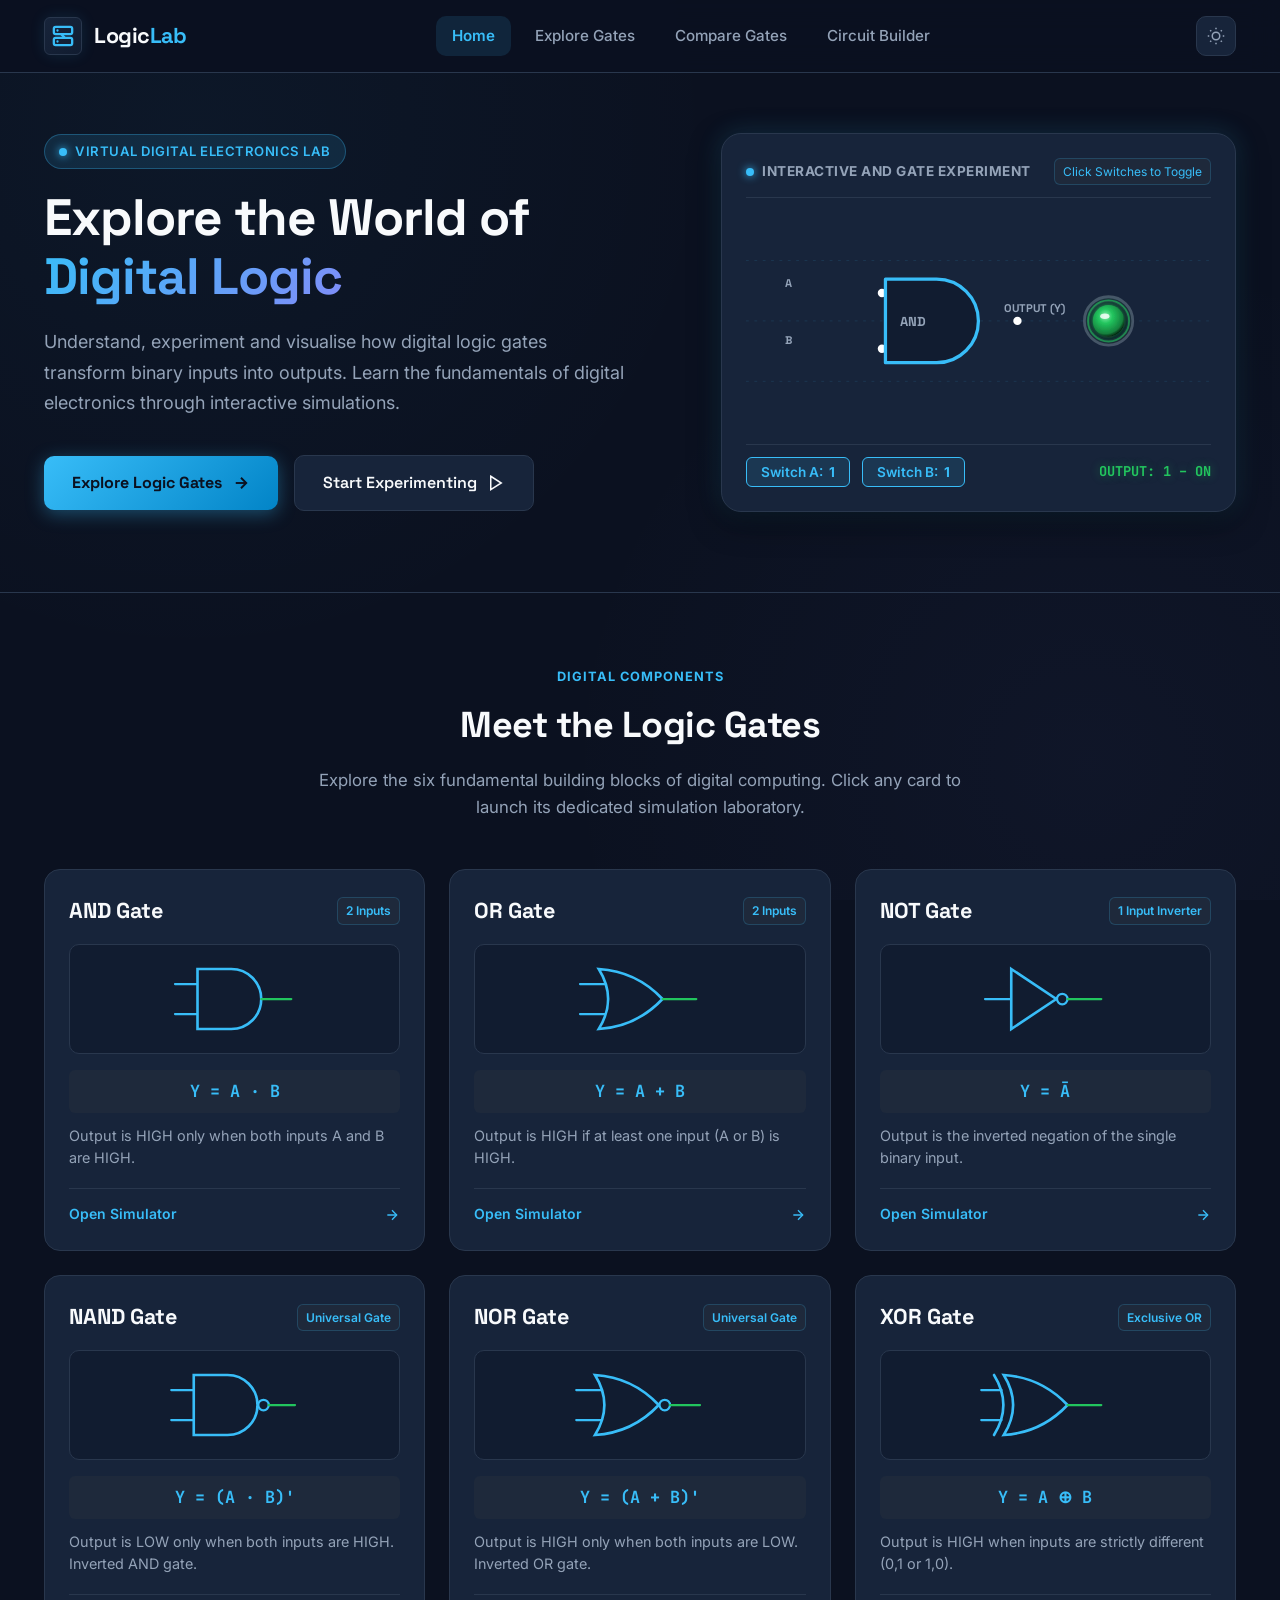
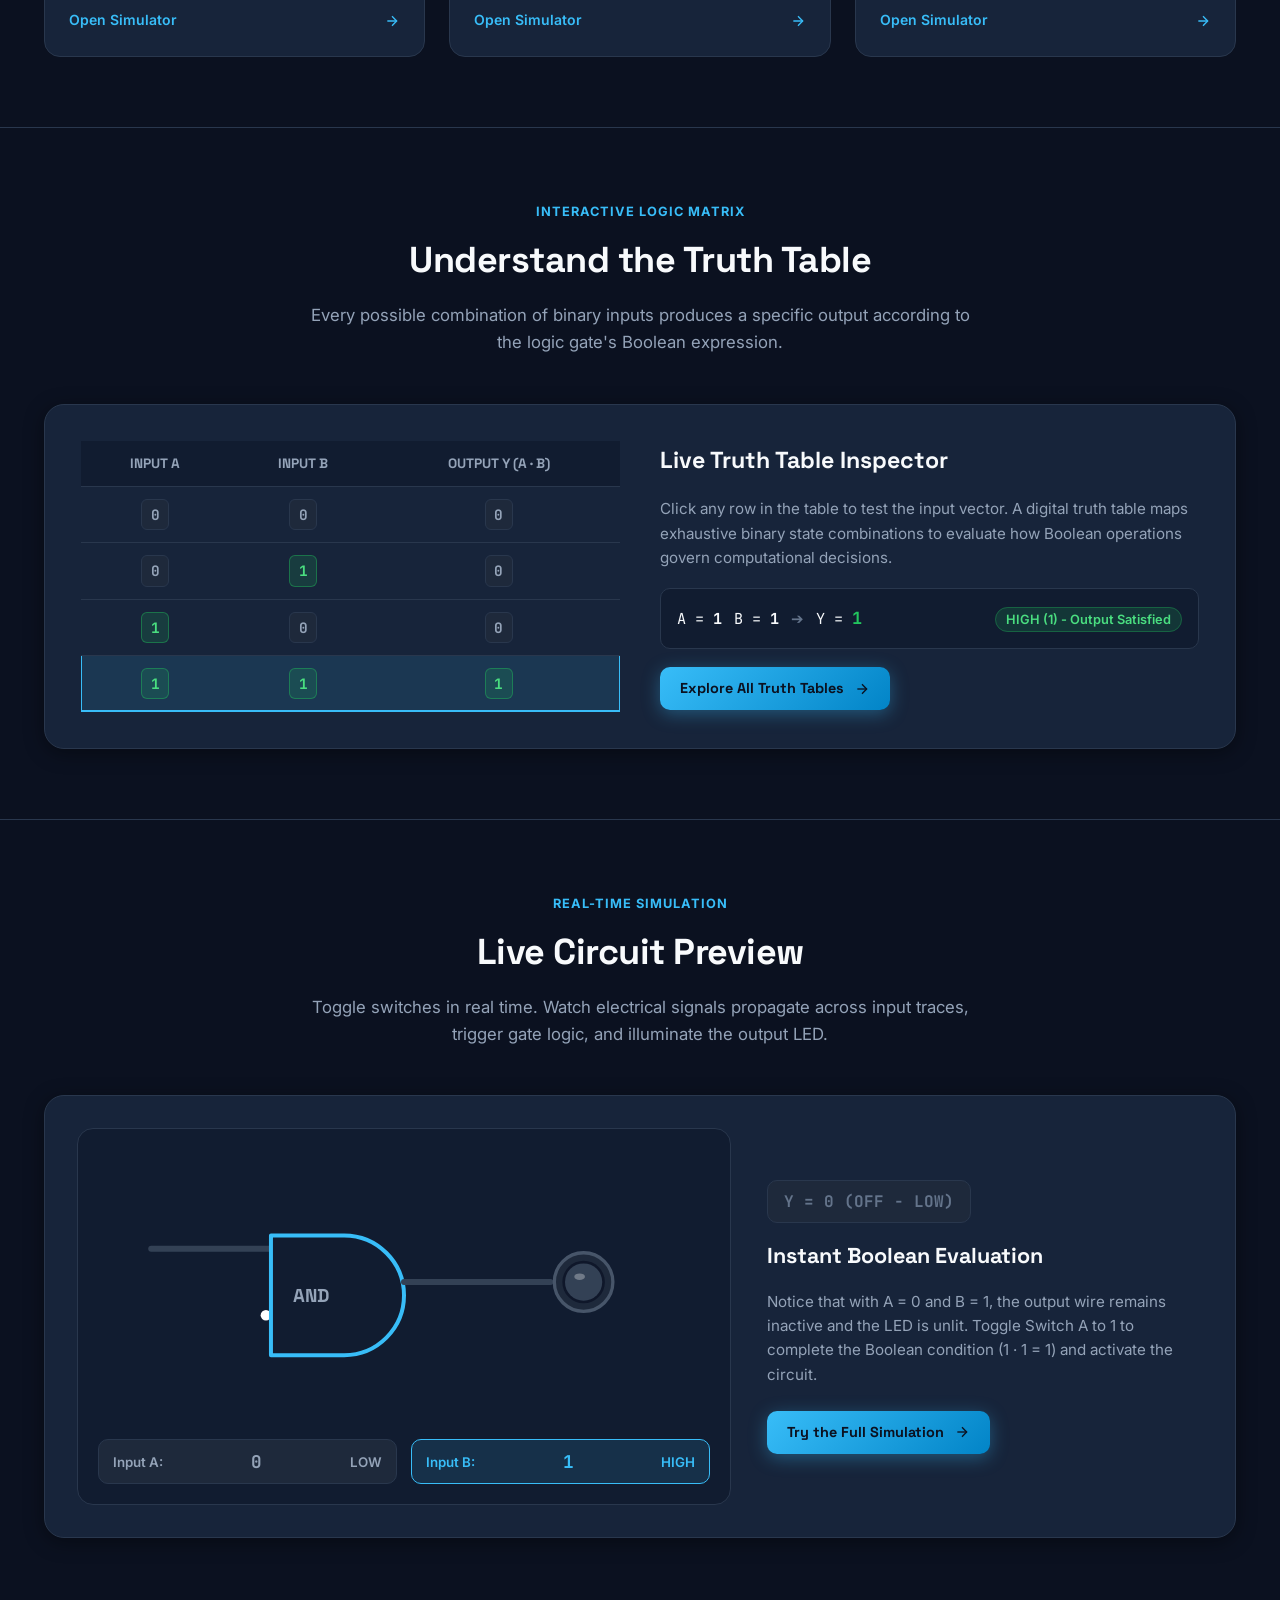
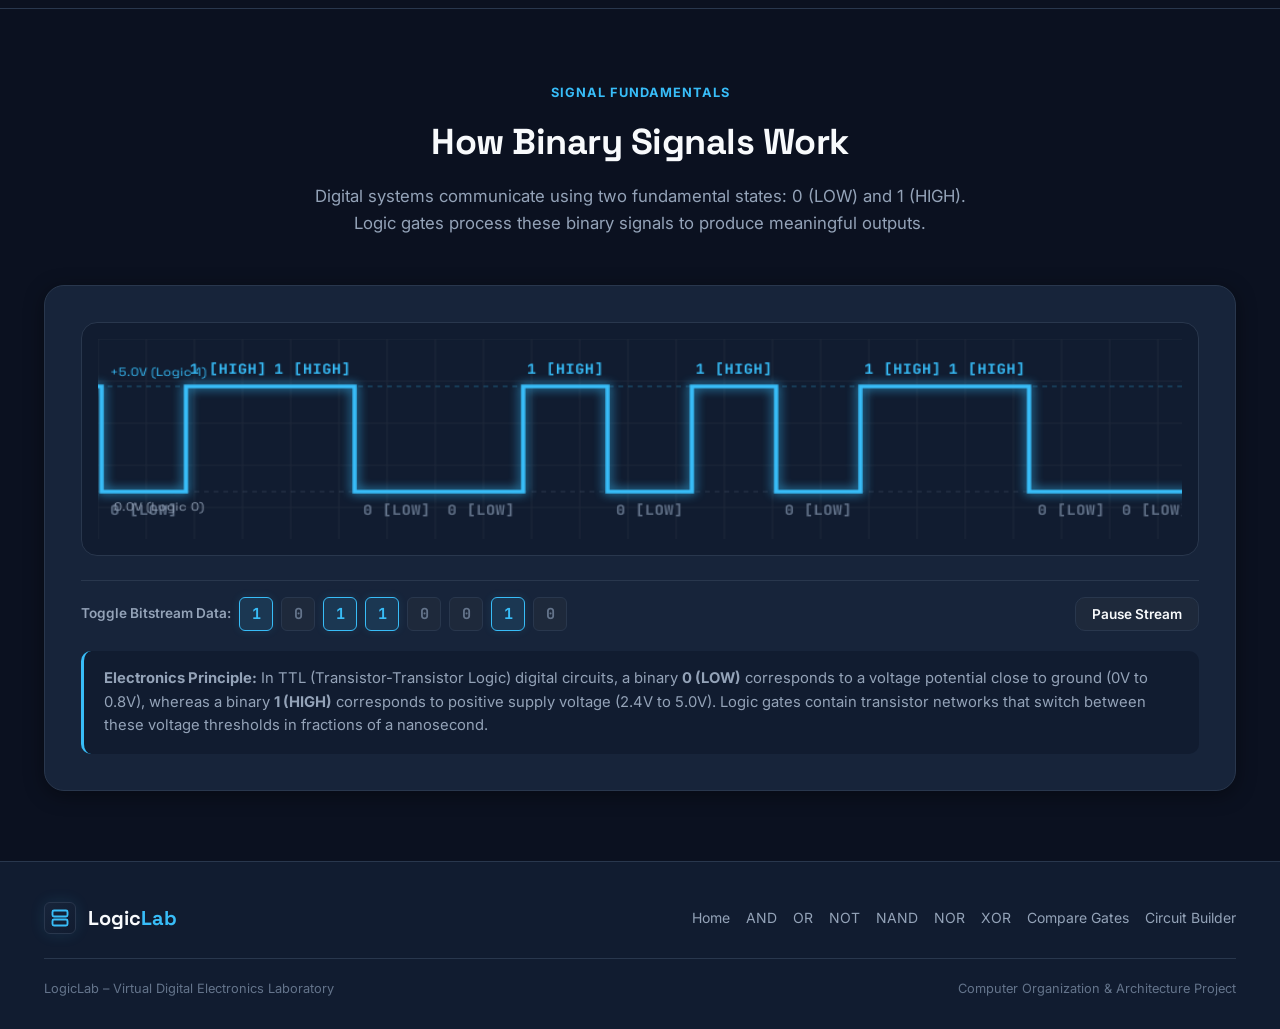
<file: index.html>
<!DOCTYPE html>
<html lang="en" data-theme="dark">
<head>
  <meta charset="UTF-8">
  <meta name="viewport" content="width=device-width, initial-scale=1.0">
  <title>LogicLab – Explore Digital Logic | Interactive Logic Gate Simulator</title>
  <meta name="description" content="Explore and master digital logic gates through interactive real-time simulations, animated circuit diagrams, dynamic truth tables and Boolean expressions.">
  <link rel="stylesheet" href="css/style.css">
  <link rel="icon" type="image/svg+xml" href="data:image/svg+xml,<svg xmlns='http://www.w3.org/2000/svg' viewBox='0 0 24 24' fill='%2338BDF8'><path d='M12 2v4M12 18v4M4.93 4.93l2.83 2.83M16.24 16.24l2.83 2.83M2 12h4M18 12h4M4.93 19.07l2.83-2.83M16.24 7.76l2.83-2.83'/></svg>">
</head>
<body>

  <!-- Navigation Bar -->
  <header class="site-header">
    <div class="container nav-container">
      <a href="index.html" class="brand-logo" aria-label="LogicLab Home">
        <div class="brand-icon-wrap">
          <svg width="22" height="22" viewBox="0 0 24 24" fill="none" stroke="currentColor" stroke-width="2.5" stroke-linecap="round" stroke-linejoin="round">
            <rect x="2" y="2" width="20" height="8" rx="2"></rect>
            <rect x="2" y="14" width="20" height="8" rx="2"></rect>
            <line x1="6" y1="6" x2="6.01" y2="6"></line>
            <line x1="6" y1="18" x2="6.01" y2="18"></line>
            <line x1="10" y1="10" x2="14" y2="14"></line>
          </svg>
        </div>
        <span>Logic<span class="brand-title-accent">Lab</span></span>
      </a>

      <nav class="nav-links" id="nav-links" aria-label="Main Navigation">
        <a href="index.html" class="nav-link active-nav">Home</a>
        <a href="#explore-gates" class="nav-link">Explore Gates</a>
        <a href="pages/compare.html" class="nav-link">Compare Gates</a>
        <a href="pages/circuit-builder.html" class="nav-link">Circuit Builder</a>
      </nav>

      <div class="nav-right-actions">
        <button type="button" class="btn-theme-toggle" id="theme-toggle-btn" aria-label="Toggle Theme Mode">
          <svg class="icon-sun" width="18" height="18" viewBox="0 0 24 24" fill="none" stroke="currentColor" stroke-width="2">
            <circle cx="12" cy="12" r="5"></circle>
            <line x1="12" y1="1" x2="12" y2="3"></line>
            <line x1="12" y1="21" x2="12" y2="23"></line>
            <line x1="4.22" y1="4.22" x2="5.64" y2="5.64"></line>
            <line x1="18.36" y1="18.36" x2="19.78" y2="19.78"></line>
            <line x1="1" y1="12" x2="3" y2="12"></line>
            <line x1="21" y1="12" x2="23" y2="12"></line>
            <line x1="4.22" y1="19.78" x2="5.64" y2="18.36"></line>
            <line x1="18.36" y1="5.64" x2="19.78" y2="4.22"></line>
          </svg>
          <svg class="icon-moon" style="display:none;" width="18" height="18" viewBox="0 0 24 24" fill="none" stroke="currentColor" stroke-width="2">
            <path d="M21 12.79A9 9 0 1 1 11.21 3 7 7 0 0 0 21 12.79z"></path>
          </svg>
        </button>

        <button type="button" class="mobile-menu-btn" id="mobile-menu-btn" aria-label="Toggle navigation menu" aria-expanded="false">
          <svg width="22" height="22" viewBox="0 0 24 24" fill="none" stroke="currentColor" stroke-width="2">
            <line x1="3" y1="12" x2="21" y2="12"></line>
            <line x1="3" y1="6" x2="21" y2="6"></line>
            <line x1="3" y1="18" x2="21" y2="18"></line>
          </svg>
        </button>
      </div>
    </div>
  </header>

  <main>
    <!-- HERO SECTION -->
    <section class="hero-section">
      <div class="container hero-grid">
        <div class="hero-content">
          <div class="hero-badge">
            <span class="hero-badge-pulse"></span>
            <span>Virtual Digital Electronics Lab</span>
          </div>

          <h1 class="hero-title">
            Explore the World of <br>
            <span class="hero-title-highlight">Digital Logic</span>
          </h1>

          <p class="hero-subtitle">
            Understand, experiment and visualise how digital logic gates transform binary inputs into outputs. Learn the fundamentals of digital electronics through interactive simulations.
          </p>

          <div class="hero-actions">
            <a href="#explore-gates" class="btn-primary">
              <span>Explore Logic Gates</span>
              <svg width="18" height="18" viewBox="0 0 24 24" fill="none" stroke="currentColor" stroke-width="2.5">
                <line x1="5" y1="12" x2="19" y2="12"></line>
                <polyline points="12 5 19 12 12 19"></polyline>
              </svg>
            </a>
            <a href="pages/and.html" class="btn-secondary">
              <span>Start Experimenting</span>
              <svg width="18" height="18" viewBox="0 0 24 24" fill="none" stroke="currentColor" stroke-width="2">
                <polygon points="5 3 19 12 5 21 5 3"></polygon>
              </svg>
            </a>
          </div>
        </div>

        <!-- HERO VISUAL: Live Interactive Circuit -->
        <div class="hero-visual-card">
          <div class="hero-card-header">
            <div class="hero-card-title">
              <span class="status-dot"></span>
              <span>INTERACTIVE AND GATE EXPERIMENT</span>
            </div>
            <span class="hero-hint-pill">Click Switches to Toggle</span>
          </div>

          <svg viewBox="0 0 500 230" class="hero-circuit-svg" preserveAspectRatio="xMidYMid meet">
            <defs>
              <filter id="heroCyanGlow" x="-20%" y="-20%" width="140%" height="140%">
                <feGaussianBlur stdDeviation="3.5" result="blur" />
                <feMerge><feMergeNode in="blur" /><feMergeNode in="SourceGraphic" /></feMerge>
              </filter>
              <filter id="heroGreenGlow" x="-30%" y="-30%" width="160%" height="160%">
                <feGaussianBlur stdDeviation="5" result="blur" />
                <feMerge><feMergeNode in="blur" /><feMergeNode in="SourceGraphic" /></feMerge>
              </filter>
              <radialGradient id="heroLedOnGrad" cx="40%" cy="35%" r="65%">
                <stop offset="0%" stop-color="#86EFAC" />
                <stop offset="35%" stop-color="#22C55E" />
                <stop offset="85%" stop-color="#15803D" />
                <stop offset="100%" stop-color="#052E16" />
              </radialGradient>
            </defs>

            <!-- Grid markings -->
            <g opacity="0.12">
              <line x1="0" y1="50" x2="500" y2="50" stroke="#38BDF8" stroke-dasharray="3,6" />
              <line x1="0" y1="115" x2="500" y2="115" stroke="#38BDF8" stroke-dasharray="3,6" />
              <line x1="0" y1="180" x2="500" y2="180" stroke="#38BDF8" stroke-dasharray="3,6" />
            </g>

            <!-- Input A Wire -->
            <path id="hero-wire-a" d="M 60 85 L 150 85" stroke="#38BDF8" stroke-width="5" stroke-linecap="round" filter="url(#heroCyanGlow)" />
            <circle id="hero-pulse-a" r="4.5" fill="#FFFFFF">
              <animateMotion path="M 60 85 L 150 85" dur="1.2s" repeatCount="indefinite" />
            </circle>

            <!-- Input B Wire -->
            <path id="hero-wire-b" d="M 60 145 L 150 145" stroke="#38BDF8" stroke-width="5" stroke-linecap="round" filter="url(#heroCyanGlow)" />
            <circle id="hero-pulse-b" r="4.5" fill="#FFFFFF">
              <animateMotion path="M 60 145 L 150 145" dur="1.2s" repeatCount="indefinite" />
            </circle>

            <!-- AND Gate Body -->
            <g class="hero-gate-symbol" transform="translate(30, 0)">
              <path d="M 120 70 L 175 70 A 45 45 0 0 1 175 160 L 120 160 Z" fill="#111C30" stroke="#38BDF8" stroke-width="3.5" stroke-linejoin="round" />
              <text x="150" y="120" text-anchor="middle" fill="#94A3B8" font-family="'Space Grotesk', sans-serif" font-size="14" font-weight="700">AND</text>
            </g>

            <!-- Output Wire -->
            <path id="hero-wire-out" d="M 250 115 L 370 115" stroke="#22C55E" stroke-width="5" stroke-linecap="round" filter="url(#heroGreenGlow)" />
            <circle id="hero-pulse-out" r="4.5" fill="#FFFFFF">
              <animateMotion path="M 250 115 L 370 115" dur="1.0s" repeatCount="indefinite" />
            </circle>

            <!-- Output LED Indicator -->
            <g transform="translate(390, 115)">
              <circle cx="0" cy="0" r="26" fill="#1E293B" stroke="#475569" stroke-width="3" />
              <circle cx="0" cy="0" r="20" fill="#0F172A" />
              <circle id="hero-led" cx="0" cy="0" r="17" fill="url(#heroLedOnGrad)" filter="url(#heroGreenGlow)" />
              <ellipse cx="-4" cy="-5" rx="5" ry="3" fill="#FFFFFF" opacity="0.8" />
              <circle id="hero-led-glow" cx="0" cy="0" r="22" fill="none" stroke="#22C55E" stroke-width="2" opacity="0.6">
                <animate attributeName="r" values="20;26;20" dur="2s" repeatCount="indefinite" />
                <animate attributeName="opacity" values="0.8;0.2;0.8" dur="2s" repeatCount="indefinite" />
              </circle>
            </g>

            <!-- Visual Wire Labels -->
            <text x="50" y="78" text-anchor="end" fill="#94A3B8" font-family="'Space Grotesk', sans-serif" font-size="12" font-weight="700">A</text>
            <text x="50" y="140" text-anchor="end" fill="#94A3B8" font-family="'Space Grotesk', sans-serif" font-size="12" font-weight="700">B</text>
            <text x="310" y="105" text-anchor="middle" fill="#94A3B8" font-family="'Space Grotesk', sans-serif" font-size="12" font-weight="700">OUTPUT (Y)</text>
          </svg>

          <!-- Interactive Switch Controls for Hero -->
          <div class="hero-controls-bar">
            <div class="hero-switches-toggle-row">
              <button type="button" class="hero-btn-switch switch-on" id="hero-switch-a" data-val="1">
                <span>Switch A:</span>
                <strong class="switch-val-text">1</strong>
              </button>
              <button type="button" class="hero-btn-switch switch-on" id="hero-switch-b" data-val="1">
                <span>Switch B:</span>
                <strong class="switch-val-text">1</strong>
              </button>
            </div>
            <div class="hero-out-text text-green" id="hero-output-val">
              OUTPUT: 1 – ON
            </div>
          </div>
        </div>
      </div>
    </section>

    <!-- COMPONENT A: MEET THE LOGIC GATES -->
    <section class="section-wrapper" id="explore-gates">
      <div class="container">
        <div class="section-head">
          <span class="section-tag">Digital Components</span>
          <h2 class="section-title">Meet the Logic Gates</h2>
          <p class="section-desc">
            Explore the six fundamental building blocks of digital computing. Click any card to launch its dedicated simulation laboratory.
          </p>
        </div>

        <div class="gates-grid">
          <!-- 1. AND Gate Card -->
          <a href="pages/and.html" class="gate-card" aria-label="Open AND Gate Simulator">
            <div class="gate-card-top">
              <h3 class="gate-card-title">AND Gate</h3>
              <span class="gate-card-type-badge">2 Inputs</span>
            </div>
            <div class="gate-card-symbol-frame">
              <svg viewBox="0 0 240 120" preserveAspectRatio="xMidYMid meet">
                <path d="M 40 40 L 70 40 M 40 80 L 70 80" stroke="#38BDF8" stroke-width="3" stroke-linecap="round" />
                <path d="M 70 20 L 115 20 A 40 40 0 0 1 115 100 L 70 100 Z" fill="#111C30" stroke="#38BDF8" stroke-width="3.5" />
                <path d="M 155 60 L 195 60" stroke="#22C55E" stroke-width="3" stroke-linecap="round" />
              </svg>
            </div>
            <div class="gate-card-expr">Y = A · B</div>
            <p class="gate-card-desc">Output is HIGH only when both inputs A and B are HIGH.</p>
            <div class="gate-card-action">
              <span>Open Simulator</span>
              <svg width="16" height="16" viewBox="0 0 24 24" fill="none" stroke="currentColor" stroke-width="2">
                <line x1="5" y1="12" x2="19" y2="12"></line>
                <polyline points="12 5 19 12 12 19"></polyline>
              </svg>
            </div>
          </a>

          <!-- 2. OR Gate Card -->
          <a href="pages/or.html" class="gate-card" aria-label="Open OR Gate Simulator">
            <div class="gate-card-top">
              <h3 class="gate-card-title">OR Gate</h3>
              <span class="gate-card-type-badge">2 Inputs</span>
            </div>
            <div class="gate-card-symbol-frame">
              <svg viewBox="0 0 240 120" preserveAspectRatio="xMidYMid meet">
                <path d="M 40 40 L 74 40 M 40 80 L 74 80" stroke="#38BDF8" stroke-width="3" stroke-linecap="round" />
                <path d="M 65 20 Q 90 60 65 100 Q 115 97 150 60 Q 115 23 65 20 Z" fill="#111C30" stroke="#38BDF8" stroke-width="3.5" />
                <path d="M 150 60 L 195 60" stroke="#22C55E" stroke-width="3" stroke-linecap="round" />
              </svg>
            </div>
            <div class="gate-card-expr">Y = A + B</div>
            <p class="gate-card-desc">Output is HIGH if at least one input (A or B) is HIGH.</p>
            <div class="gate-card-action">
              <span>Open Simulator</span>
              <svg width="16" height="16" viewBox="0 0 24 24" fill="none" stroke="currentColor" stroke-width="2">
                <line x1="5" y1="12" x2="19" y2="12"></line>
                <polyline points="12 5 19 12 12 19"></polyline>
              </svg>
            </div>
          </a>

          <!-- 3. NOT Gate Card -->
          <a href="pages/not.html" class="gate-card" aria-label="Open NOT Gate Simulator">
            <div class="gate-card-top">
              <h3 class="gate-card-title">NOT Gate</h3>
              <span class="gate-card-type-badge">1 Input Inverter</span>
            </div>
            <div class="gate-card-symbol-frame">
              <svg viewBox="0 0 240 120" preserveAspectRatio="xMidYMid meet">
                <path d="M 40 60 L 75 60" stroke="#38BDF8" stroke-width="3" stroke-linecap="round" />
                <polygon points="75,20 135,60 75,100" fill="#111C30" stroke="#38BDF8" stroke-width="3.5" />
                <circle cx="143" cy="60" r="7" fill="#111C30" stroke="#38BDF8" stroke-width="3" />
                <path d="M 150 60 L 195 60" stroke="#22C55E" stroke-width="3" stroke-linecap="round" />
              </svg>
            </div>
            <div class="gate-card-expr">Y = Ā</div>
            <p class="gate-card-desc">Output is the inverted negation of the single binary input.</p>
            <div class="gate-card-action">
              <span>Open Simulator</span>
              <svg width="16" height="16" viewBox="0 0 24 24" fill="none" stroke="currentColor" stroke-width="2">
                <line x1="5" y1="12" x2="19" y2="12"></line>
                <polyline points="12 5 19 12 12 19"></polyline>
              </svg>
            </div>
          </a>

          <!-- 4. NAND Gate Card -->
          <a href="pages/nand.html" class="gate-card" aria-label="Open NAND Gate Simulator">
            <div class="gate-card-top">
              <h3 class="gate-card-title">NAND Gate</h3>
              <span class="gate-card-type-badge">Universal Gate</span>
            </div>
            <div class="gate-card-symbol-frame">
              <svg viewBox="0 0 240 120" preserveAspectRatio="xMidYMid meet">
                <path d="M 35 40 L 65 40 M 35 80 L 65 80" stroke="#38BDF8" stroke-width="3" stroke-linecap="round" />
                <path d="M 65 20 L 110 20 A 40 40 0 0 1 110 100 L 65 100 Z" fill="#111C30" stroke="#38BDF8" stroke-width="3.5" />
                <circle cx="158" cy="60" r="7" fill="#111C30" stroke="#38BDF8" stroke-width="3" />
                <path d="M 165 60 L 200 60" stroke="#22C55E" stroke-width="3" stroke-linecap="round" />
              </svg>
            </div>
            <div class="gate-card-expr">Y = (A · B)'</div>
            <p class="gate-card-desc">Output is LOW only when both inputs are HIGH. Inverted AND gate.</p>
            <div class="gate-card-action">
              <span>Open Simulator</span>
              <svg width="16" height="16" viewBox="0 0 24 24" fill="none" stroke="currentColor" stroke-width="2">
                <line x1="5" y1="12" x2="19" y2="12"></line>
                <polyline points="12 5 19 12 12 19"></polyline>
              </svg>
            </div>
          </a>

          <!-- 5. NOR Gate Card -->
          <a href="pages/nor.html" class="gate-card" aria-label="Open NOR Gate Simulator">
            <div class="gate-card-top">
              <h3 class="gate-card-title">NOR Gate</h3>
              <span class="gate-card-type-badge">Universal Gate</span>
            </div>
            <div class="gate-card-symbol-frame">
              <svg viewBox="0 0 240 120" preserveAspectRatio="xMidYMid meet">
                <path d="M 35 40 L 68 40 M 35 80 L 68 80" stroke="#38BDF8" stroke-width="3" stroke-linecap="round" />
                <path d="M 60 20 Q 85 60 60 100 Q 110 97 145 60 Q 110 23 60 20 Z" fill="#111C30" stroke="#38BDF8" stroke-width="3.5" />
                <circle cx="153" cy="60" r="7" fill="#111C30" stroke="#38BDF8" stroke-width="3" />
                <path d="M 160 60 L 200 60" stroke="#22C55E" stroke-width="3" stroke-linecap="round" />
              </svg>
            </div>
            <div class="gate-card-expr">Y = (A + B)'</div>
            <p class="gate-card-desc">Output is HIGH only when both inputs are LOW. Inverted OR gate.</p>
            <div class="gate-card-action">
              <span>Open Simulator</span>
              <svg width="16" height="16" viewBox="0 0 24 24" fill="none" stroke="currentColor" stroke-width="2">
                <line x1="5" y1="12" x2="19" y2="12"></line>
                <polyline points="12 5 19 12 12 19"></polyline>
              </svg>
            </div>
          </a>

          <!-- 6. XOR Gate Card -->
          <a href="pages/xor.html" class="gate-card" aria-label="Open XOR Gate Simulator">
            <div class="gate-card-top">
              <h3 class="gate-card-title">XOR Gate</h3>
              <span class="gate-card-type-badge">Exclusive OR</span>
            </div>
            <div class="gate-card-symbol-frame">
              <svg viewBox="0 0 240 120" preserveAspectRatio="xMidYMid meet">
                <path d="M 35 40 L 62 40 M 35 80 L 62 80" stroke="#38BDF8" stroke-width="3" stroke-linecap="round" />
                <path d="M 52 20 Q 77 60 52 100" fill="none" stroke="#38BDF8" stroke-width="3.5" stroke-linecap="round" />
                <path d="M 65 20 Q 90 60 65 100 Q 115 97 150 60 Q 115 23 65 20 Z" fill="#111C30" stroke="#38BDF8" stroke-width="3.5" />
                <path d="M 150 60 L 195 60" stroke="#22C55E" stroke-width="3" stroke-linecap="round" />
              </svg>
            </div>
            <div class="gate-card-expr">Y = A ⊕ B</div>
            <p class="gate-card-desc">Output is HIGH when inputs are strictly different (0,1 or 1,0).</p>
            <div class="gate-card-action">
              <span>Open Simulator</span>
              <svg width="16" height="16" viewBox="0 0 24 24" fill="none" stroke="currentColor" stroke-width="2">
                <line x1="5" y1="12" x2="19" y2="12"></line>
                <polyline points="12 5 19 12 12 19"></polyline>
              </svg>
            </div>
          </a>
        </div>
      </div>
    </section>

    <!-- COMPONENT B: INTERACTIVE TRUTH TABLE PREVIEW -->
    <section class="section-wrapper">
      <div class="container">
        <div class="section-head">
          <span class="section-tag">Interactive Logic Matrix</span>
          <h2 class="section-title">Understand the Truth Table</h2>
          <p class="section-desc">
            Every possible combination of binary inputs produces a specific output according to the logic gate's Boolean expression.
          </p>
        </div>

        <div class="truth-preview-card">
          <div class="truth-preview-grid">
            <!-- Left Side: Interactive Table -->
            <div class="tt-preview-table-wrap">
              <table>
                <thead>
                  <tr>
                    <th>Input A</th>
                    <th>Input B</th>
                    <th>Output Y (A · B)</th>
                  </tr>
                </thead>
                <tbody>
                  <tr class="tt-preview-row" data-a="0" data-b="0">
                    <td><span class="bit-badge bit-0">0</span></td>
                    <td><span class="bit-badge bit-0">0</span></td>
                    <td><span class="bit-badge bit-0">0</span></td>
                  </tr>
                  <tr class="tt-preview-row" data-a="0" data-b="1">
                    <td><span class="bit-badge bit-0">0</span></td>
                    <td><span class="bit-badge bit-1">1</span></td>
                    <td><span class="bit-badge bit-0">0</span></td>
                  </tr>
                  <tr class="tt-preview-row" data-a="1" data-b="0">
                    <td><span class="bit-badge bit-1">1</span></td>
                    <td><span class="bit-badge bit-0">0</span></td>
                    <td><span class="bit-badge bit-0">0</span></td>
                  </tr>
                  <tr class="tt-preview-row selected-preview-row" data-a="1" data-b="1">
                    <td><span class="bit-badge bit-1">1</span></td>
                    <td><span class="bit-badge bit-1">1</span></td>
                    <td><span class="bit-badge bit-1">1</span></td>
                  </tr>
                </tbody>
              </table>
            </div>

            <!-- Right Side: Explanatory Context -->
            <div class="truth-preview-expl">
              <h3>Live Truth Table Inspector</h3>
              <p>
                Click any row in the table to test the input vector. A digital truth table maps exhaustive binary state combinations to evaluate how Boolean operations govern computational decisions.
              </p>

              <div class="selected-state-readout">
                <div class="readout-vals">
                  <span>A = <strong id="tt-preview-a-val">1</strong></span>
                  <span>B = <strong id="tt-preview-b-val">1</strong></span>
                  <span class="readout-arrow">➔</span>
                  <span>Y = <strong id="tt-preview-y-val" class="preview-y-badge badge-high">1</strong></span>
                </div>
                <div id="tt-preview-status">
                  <span class="status-indicator-tag tag-success">HIGH (1) - Output Satisfied</span>
                </div>
              </div>

              <div>
                <a href="#explore-gates" class="btn-primary" style="padding: 10px 20px; font-size: 0.9rem;">
                  <span>Explore All Truth Tables</span>
                  <svg width="16" height="16" viewBox="0 0 24 24" fill="none" stroke="currentColor" stroke-width="2">
                    <line x1="5" y1="12" x2="19" y2="12"></line>
                    <polyline points="12 5 19 12 12 19"></polyline>
                  </svg>
                </a>
              </div>
            </div>
          </div>
        </div>
      </div>
    </section>

    <!-- COMPONENT C: LIVE CIRCUIT PREVIEW -->
    <section class="section-wrapper">
      <div class="container">
        <div class="section-head">
          <span class="section-tag">Real-Time Simulation</span>
          <h2 class="section-title">Live Circuit Preview</h2>
          <p class="section-desc">
            Toggle switches in real time. Watch electrical signals propagate across input traces, trigger gate logic, and illuminate the output LED.
          </p>
        </div>

        <div class="live-preview-box">
          <div class="live-preview-grid">
            <!-- Left: Mini Simulation -->
            <div class="live-circuit-canvas-wrap">
              <svg viewBox="0 0 460 200" preserveAspectRatio="xMidYMid meet">
                <defs>
                  <filter id="lpCyanGlow" x="-20%" y="-20%" width="140%" height="140%">
                    <feGaussianBlur stdDeviation="3.5" result="blur" />
                    <feMerge><feMergeNode in="blur" /><feMergeNode in="SourceGraphic" /></feMerge>
                  </filter>
                  <filter id="lpGreenGlow" x="-30%" y="-30%" width="160%" height="160%">
                    <feGaussianBlur stdDeviation="4.5" result="blur" />
                    <feMerge><feMergeNode in="blur" /><feMergeNode in="SourceGraphic" /></feMerge>
                  </filter>
                  <radialGradient id="lpLedOnGrad" cx="40%" cy="35%" r="65%">
                    <stop offset="0%" stop-color="#86EFAC" />
                    <stop offset="35%" stop-color="#22C55E" />
                    <stop offset="100%" stop-color="#052E16" />
                  </radialGradient>
                </defs>

                <!-- Input A Trace -->
                <path id="lp-wire-a" d="M 40 75 L 130 75" stroke="#334155" stroke-width="4.5" stroke-linecap="round" />
                <circle id="lp-pulse-a" r="4" fill="#FFFFFF" style="display:none;">
                  <animateMotion path="M 40 75 L 130 75" dur="1.2s" repeatCount="indefinite" />
                </circle>

                <!-- Input B Trace -->
                <path id="lp-wire-b" d="M 40 125 L 130 125" stroke="#38BDF8" stroke-width="4.5" stroke-linecap="round" filter="url(#lpCyanGlow)" />
                <circle id="lp-pulse-b" r="4" fill="#FFFFFF">
                  <animateMotion path="M 40 125 L 130 125" dur="1.2s" repeatCount="indefinite" />
                </circle>

                <!-- AND Gate -->
                <g transform="translate(10, -5)">
                  <path d="M 120 70 L 175 70 A 45 45 0 0 1 175 160 L 120 160 Z" fill="#111C30" stroke="#38BDF8" stroke-width="3" stroke-linejoin="round" />
                  <text x="150" y="120" text-anchor="middle" fill="#94A3B8" font-family="'Space Grotesk', sans-serif" font-size="14" font-weight="700">AND</text>
                </g>

                <!-- Output Wire -->
                <path id="lp-wire-out" d="M 230 100 L 340 100" stroke="#334155" stroke-width="4.5" stroke-linecap="round" />
                <circle id="lp-pulse-out" r="4" fill="#FFFFFF" style="display:none;">
                  <animateMotion path="M 230 100 L 340 100" dur="1.0s" repeatCount="indefinite" />
                </circle>

                <!-- Output LED -->
                <g transform="translate(365, 100)">
                  <circle cx="0" cy="0" r="22" fill="#1E293B" stroke="#475569" stroke-width="2.5" />
                  <circle cx="0" cy="0" r="16" fill="#0F172A" />
                  <circle id="lp-led" cx="0" cy="0" r="14" fill="#334155" />
                  <ellipse cx="-3" cy="-4" rx="4" ry="2.5" fill="#FFFFFF" opacity="0.3" />
                  <circle id="lp-led-glow" cx="0" cy="0" r="18" fill="none" stroke="#22C55E" stroke-width="2" opacity="0.6" style="display:none;">
                    <animate attributeName="r" values="16;22;16" dur="2s" repeatCount="indefinite" />
                  </circle>
                </g>
              </svg>

              <!-- Switch buttons under canvas -->
              <div class="live-switches-row">
                <button type="button" class="live-sw-btn" id="lp-switch-a">
                  <span>Input A:</span>
                  <span class="sw-val">0</span>
                  <span class="sw-status">LOW</span>
                </button>
                <button type="button" class="live-sw-btn active-switch" id="lp-switch-b">
                  <span>Input B:</span>
                  <span class="sw-val">1</span>
                  <span class="sw-status">HIGH</span>
                </button>
              </div>
            </div>

            <!-- Right: Live Circuit Explanation & Action -->
            <div class="live-expl-panel">
              <span id="lp-output-label" class="lp-status-badge badge-off">Y = 0 (OFF - LOW)</span>
              <h3 style="font-family: var(--font-heading); font-size: 1.35rem; color: var(--text-main);">
                Instant Boolean Evaluation
              </h3>
              <p style="color: var(--text-muted); font-size: 0.95rem; line-height: 1.6;">
                Notice that with A = 0 and B = 1, the output wire remains inactive and the LED is unlit. Toggle Switch A to 1 to complete the Boolean condition (1 · 1 = 1) and activate the circuit.
              </p>
              <div style="margin-top: 8px;">
                <a href="pages/and.html" class="btn-primary" style="padding: 10px 20px; font-size: 0.9rem;">
                  <span>Try the Full Simulation</span>
                  <svg width="16" height="16" viewBox="0 0 24 24" fill="none" stroke="currentColor" stroke-width="2">
                    <line x1="5" y1="12" x2="19" y2="12"></line>
                    <polyline points="12 5 19 12 12 19"></polyline>
                  </svg>
                </a>
              </div>
            </div>
          </div>
        </div>
      </div>
    </section>

    <!-- COMPONENT D: BINARY SIGNAL VISUALISATION -->
    <section class="section-wrapper">
      <div class="container">
        <div class="section-head">
          <span class="section-tag">Signal Fundamentals</span>
          <h2 class="section-title">How Binary Signals Work</h2>
          <p class="section-desc">
            Digital systems communicate using two fundamental states: 0 (LOW) and 1 (HIGH). Logic gates process these binary signals to produce meaningful outputs.
          </p>
        </div>

        <div class="waveform-section-card">
          <!-- Canvas for real-time digital oscilloscope waveform -->
          <div class="waveform-canvas-container">
            <canvas id="waveform-canvas" width="900" height="190"></canvas>
          </div>

          <div class="waveform-controls-bar">
            <div class="waveform-bit-editor">
              <span class="bit-editor-label">Toggle Bitstream Data:</span>
              <button type="button" class="btn-waveform-bit bit-active">1</button>
              <button type="button" class="btn-waveform-bit">0</button>
              <button type="button" class="btn-waveform-bit bit-active">1</button>
              <button type="button" class="btn-waveform-bit bit-active">1</button>
              <button type="button" class="btn-waveform-bit">0</button>
              <button type="button" class="btn-waveform-bit">0</button>
              <button type="button" class="btn-waveform-bit bit-active">1</button>
              <button type="button" class="btn-waveform-bit">0</button>
            </div>

            <div>
              <button type="button" class="btn-waveform-control" id="btn-toggle-waveform-stream">Pause Stream</button>
            </div>
          </div>

          <div class="waveform-theory-box">
            <strong>Electronics Principle:</strong> In TTL (Transistor-Transistor Logic) digital circuits, a binary <strong>0 (LOW)</strong> corresponds to a voltage potential close to ground (0V to 0.8V), whereas a binary <strong>1 (HIGH)</strong> corresponds to positive supply voltage (2.4V to 5.0V). Logic gates contain transistor networks that switch between these voltage thresholds in fractions of a nanosecond.
          </div>
        </div>
      </div>
    </section>
  </main>

  <!-- Footer -->
  <footer class="site-footer">
    <div class="container">
      <div class="footer-grid">
        <div class="footer-brand">
          <div class="brand-icon-wrap" style="width:32px; height:32px;">
            <svg width="18" height="18" viewBox="0 0 24 24" fill="none" stroke="currentColor" stroke-width="2.5">
              <rect x="2" y="2" width="20" height="8" rx="2"></rect>
              <rect x="2" y="14" width="20" height="8" rx="2"></rect>
            </svg>
          </div>
          <span>Logic<span class="brand-title-accent">Lab</span></span>
        </div>

        <nav class="footer-nav">
          <a href="index.html">Home</a>
          <a href="pages/and.html">AND</a>
          <a href="pages/or.html">OR</a>
          <a href="pages/not.html">NOT</a>
          <a href="pages/nand.html">NAND</a>
          <a href="pages/nor.html">NOR</a>
          <a href="pages/xor.html">XOR</a>
          <a href="pages/compare.html">Compare Gates</a>
          <a href="pages/circuit-builder.html">Circuit Builder</a>
        </nav>
      </div>

      <div class="footer-bottom-line">
        <span>LogicLab – Virtual Digital Electronics Laboratory</span>
        <span>Computer Organization & Architecture Project</span>
      </div>
    </div>
  </footer>

  <!-- Scripts -->
  <script src="js/logic.js"></script>
  <script src="js/simulator.js"></script>
  <script src="js/homepage.js"></script>
  <script src="js/main.js"></script>
</body>
</html>
</file>
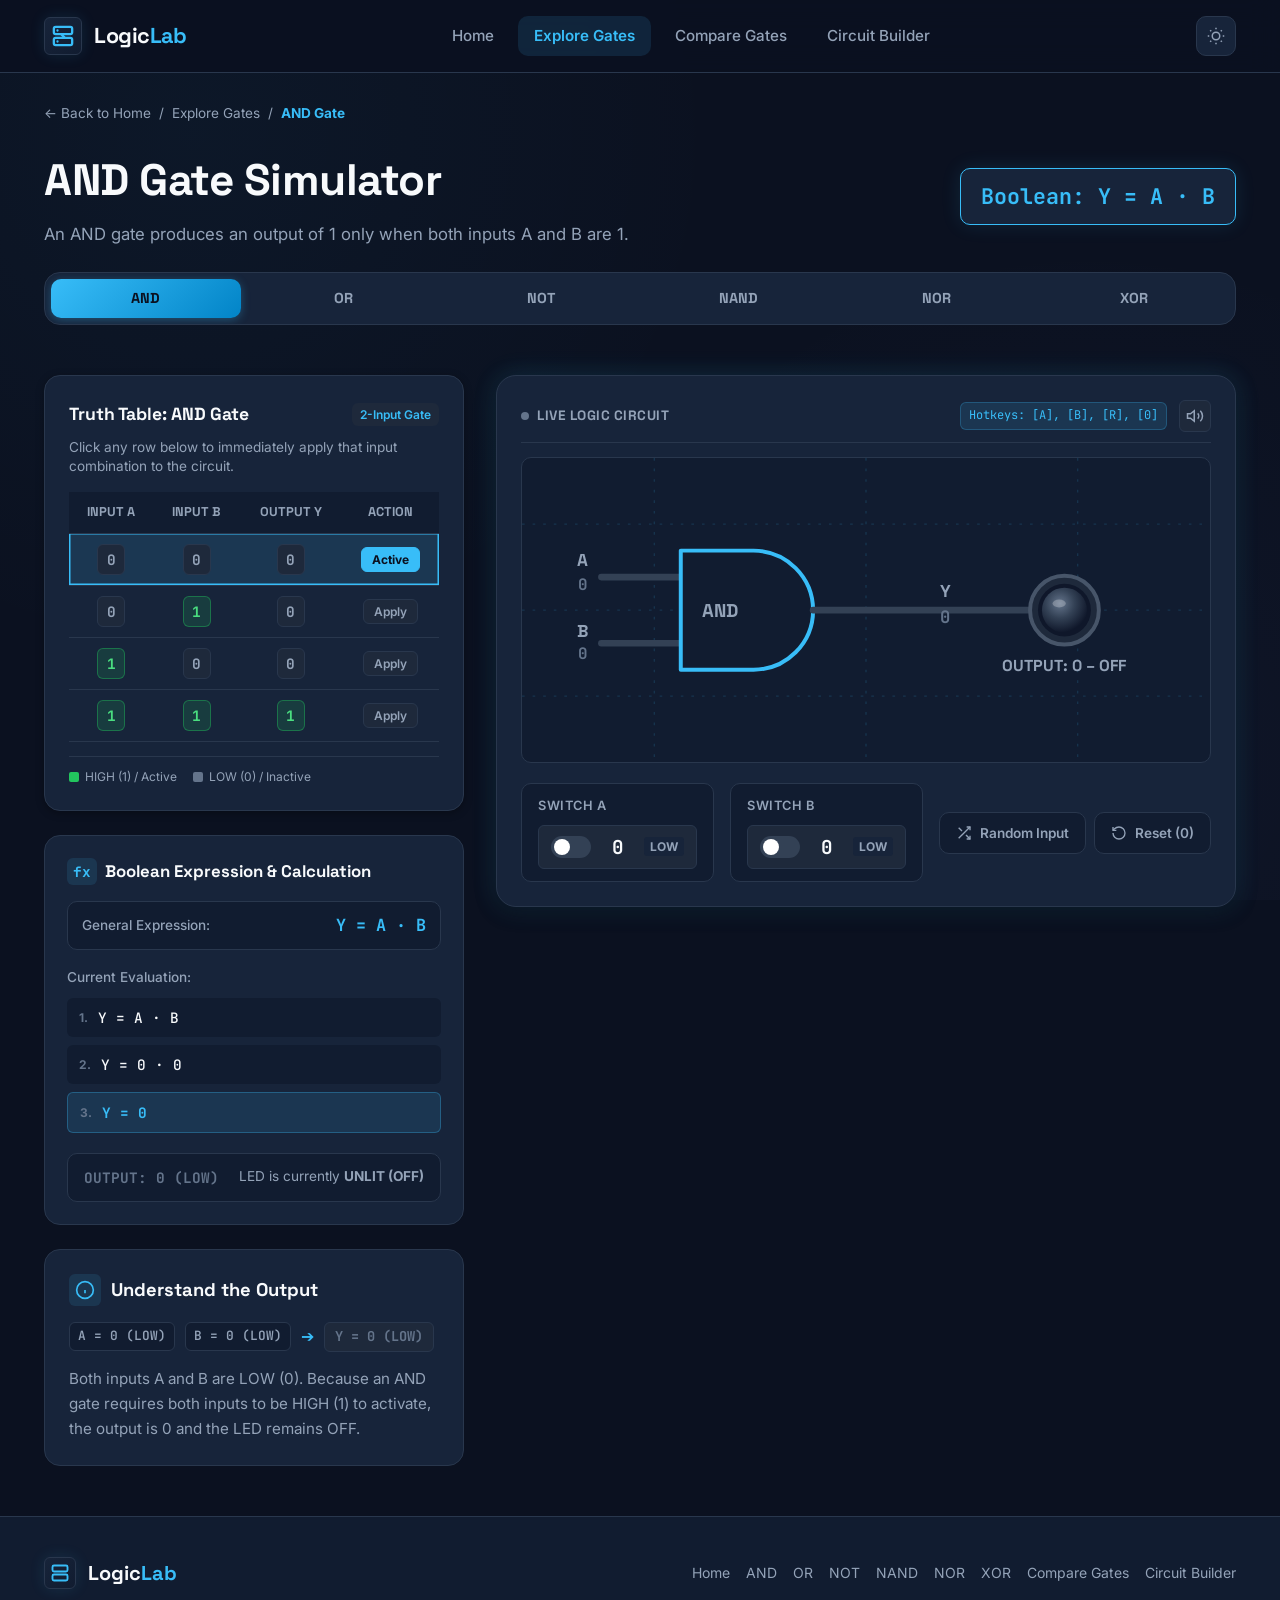
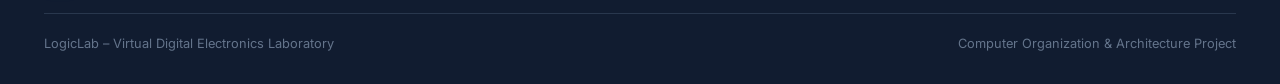
<file: pages/and.html>
<!DOCTYPE html>
<html lang="en" data-theme="dark">
<head>
  <meta charset="UTF-8">
  <meta name="viewport" content="width=device-width, initial-scale=1.0">
  <title>AND Gate Simulator – LogicLab</title>
  <meta name="description" content="Interactive AND gate digital logic simulation. Experiment with binary inputs A and B, observe real-time animated circuit wire signals, LED response, truth table highlighting and Boolean expressions.">
  <link rel="stylesheet" href="../css/style.css">
  <link rel="icon" type="image/svg+xml" href="data:image/svg+xml,<svg xmlns='http://www.w3.org/2000/svg' viewBox='0 0 24 24' fill='%2338BDF8'><path d='M12 2v4M12 18v4M4.93 4.93l2.83 2.83M16.24 16.24l2.83 2.83M2 12h4M18 12h4M4.93 19.07l2.83-2.83M16.24 7.76l2.83-2.83'/></svg>">
</head>
<body>

  <!-- Navigation Bar -->
  <header class="site-header">
    <div class="container nav-container">
      <a href="../index.html" class="brand-logo" aria-label="LogicLab Home">
        <div class="brand-icon-wrap">
          <svg width="22" height="22" viewBox="0 0 24 24" fill="none" stroke="currentColor" stroke-width="2.5" stroke-linecap="round" stroke-linejoin="round">
            <rect x="2" y="2" width="20" height="8" rx="2"></rect>
            <rect x="2" y="14" width="20" height="8" rx="2"></rect>
            <line x1="6" y1="6" x2="6.01" y2="6"></line>
            <line x1="6" y1="18" x2="6.01" y2="18"></line>
            <line x1="10" y1="10" x2="14" y2="14"></line>
          </svg>
        </div>
        <span>Logic<span class="brand-title-accent">Lab</span></span>
      </a>

      <nav class="nav-links" id="nav-links" aria-label="Main Navigation">
        <a href="../index.html" class="nav-link">Home</a>
        <a href="../index.html#explore-gates" class="nav-link active-nav">Explore Gates</a>
        <a href="compare.html" class="nav-link">Compare Gates</a>
        <a href="circuit-builder.html" class="nav-link">Circuit Builder</a>
      </nav>

      <div class="nav-right-actions">
        <button type="button" class="btn-theme-toggle" id="theme-toggle-btn" aria-label="Toggle Theme Mode">
          <svg class="icon-sun" width="18" height="18" viewBox="0 0 24 24" fill="none" stroke="currentColor" stroke-width="2">
            <circle cx="12" cy="12" r="5"></circle>
            <line x1="12" y1="1" x2="12" y2="3"></line>
            <line x1="12" y1="21" x2="12" y2="23"></line>
            <line x1="4.22" y1="4.22" x2="5.64" y2="5.64"></line>
            <line x1="18.36" y1="18.36" x2="19.78" y2="19.78"></line>
            <line x1="1" y1="12" x2="3" y2="12"></line>
            <line x1="21" y1="12" x2="23" y2="12"></line>
            <line x1="4.22" y1="19.78" x2="5.64" y2="18.36"></line>
            <line x1="18.36" y1="5.64" x2="19.78" y2="4.22"></line>
          </svg>
          <svg class="icon-moon" style="display:none;" width="18" height="18" viewBox="0 0 24 24" fill="none" stroke="currentColor" stroke-width="2">
            <path d="M21 12.79A9 9 0 1 1 11.21 3 7 7 0 0 0 21 12.79z"></path>
          </svg>
        </button>

        <button type="button" class="mobile-menu-btn" id="mobile-menu-btn" aria-label="Toggle navigation menu" aria-expanded="false">
          <svg width="22" height="22" viewBox="0 0 24 24" fill="none" stroke="currentColor" stroke-width="2">
            <line x1="3" y1="12" x2="21" y2="12"></line>
            <line x1="3" y1="6" x2="21" y2="6"></line>
            <line x1="3" y1="18" x2="21" y2="18"></line>
          </svg>
        </button>
      </div>
    </div>
  </header>

  <main class="container">
    <!-- Header & Navigation Bar for Simulator -->
    <div class="simulator-page-header">
      <div class="sim-breadcrumb-nav">
        <a href="../index.html">← Back to Home</a>
        <span>/</span>
        <span>Explore Gates</span>
        <span>/</span>
        <strong style="color: var(--accent-cyan);">AND Gate</strong>
      </div>

      <div class="sim-gate-headline">
        <div class="sim-gate-title-block">
          <h1>AND Gate Simulator</h1>
          <p class="sim-gate-subtitle">An AND gate produces an output of 1 only when both inputs A and B are 1.</p>
        </div>
        <div class="sim-gate-badge-expr">
          <code>Boolean: Y = A · B</code>
        </div>
      </div>

      <!-- Quick Gate Navigation Bar -->
      <div class="quick-gate-switcher">
        <a href="and.html" class="quick-gate-btn active-gate-btn">AND</a>
        <a href="or.html" class="quick-gate-btn">OR</a>
        <a href="not.html" class="quick-gate-btn">NOT</a>
        <a href="nand.html" class="quick-gate-btn">NAND</a>
        <a href="nor.html" class="quick-gate-btn">NOR</a>
        <a href="xor.html" class="quick-gate-btn">XOR</a>
      </div>
    </div>

    <!-- Main Two-Column Simulation Area -->
    <div class="simulation-two-col">
      <!-- LEFT SIDE: Truth Table, Calculation & Dynamic Explanation -->
      <div class="sim-left-col">
        <!-- Truth Table Container -->
        <div id="tt-target"></div>

        <!-- Boolean Expression & Calculation Box -->
        <div id="calc-target"></div>

        <!-- Dynamic "Why This Output?" Box -->
        <div id="exp-target"></div>
      </div>

      <!-- RIGHT SIDE: Interactive Circuit Diagram & Switch Controls -->
      <div class="sim-right-col">
        <div id="circuit-target"></div>
      </div>
    </div>
  </main>

  <!-- Footer -->
  <footer class="site-footer">
    <div class="container">
      <div class="footer-grid">
        <div class="footer-brand">
          <div class="brand-icon-wrap" style="width:32px; height:32px;">
            <svg width="18" height="18" viewBox="0 0 24 24" fill="none" stroke="currentColor" stroke-width="2.5">
              <rect x="2" y="2" width="20" height="8" rx="2"></rect>
              <rect x="2" y="14" width="20" height="8" rx="2"></rect>
            </svg>
          </div>
          <span>Logic<span class="brand-title-accent">Lab</span></span>
        </div>

        <nav class="footer-nav">
          <a href="../index.html">Home</a>
          <a href="and.html">AND</a>
          <a href="or.html">OR</a>
          <a href="not.html">NOT</a>
          <a href="nand.html">NAND</a>
          <a href="nor.html">NOR</a>
          <a href="xor.html">XOR</a>
          <a href="compare.html">Compare Gates</a>
          <a href="circuit-builder.html">Circuit Builder</a>
        </nav>
      </div>

      <div class="footer-bottom-line">
        <span>LogicLab – Virtual Digital Electronics Laboratory</span>
        <span>Computer Organization & Architecture Project</span>
      </div>
    </div>
  </footer>

  <!-- Scripts -->
  <script src="../js/logic.js"></script>
  <script src="../js/simulator.js"></script>
  <script src="../js/main.js"></script>
  <script>
    document.addEventListener('DOMContentLoaded', () => {
      LogicLabSimulator.initSimulation({
        gateId: 'AND',
        circuitContainerId: 'circuit-target',
        truthTableContainerId: 'tt-target',
        calculationContainerId: 'calc-target',
        explanationContainerId: 'exp-target',
        initialInputs: { A: 0, B: 0 }
      });
    });
  </script>
</body>
</html>
</file>
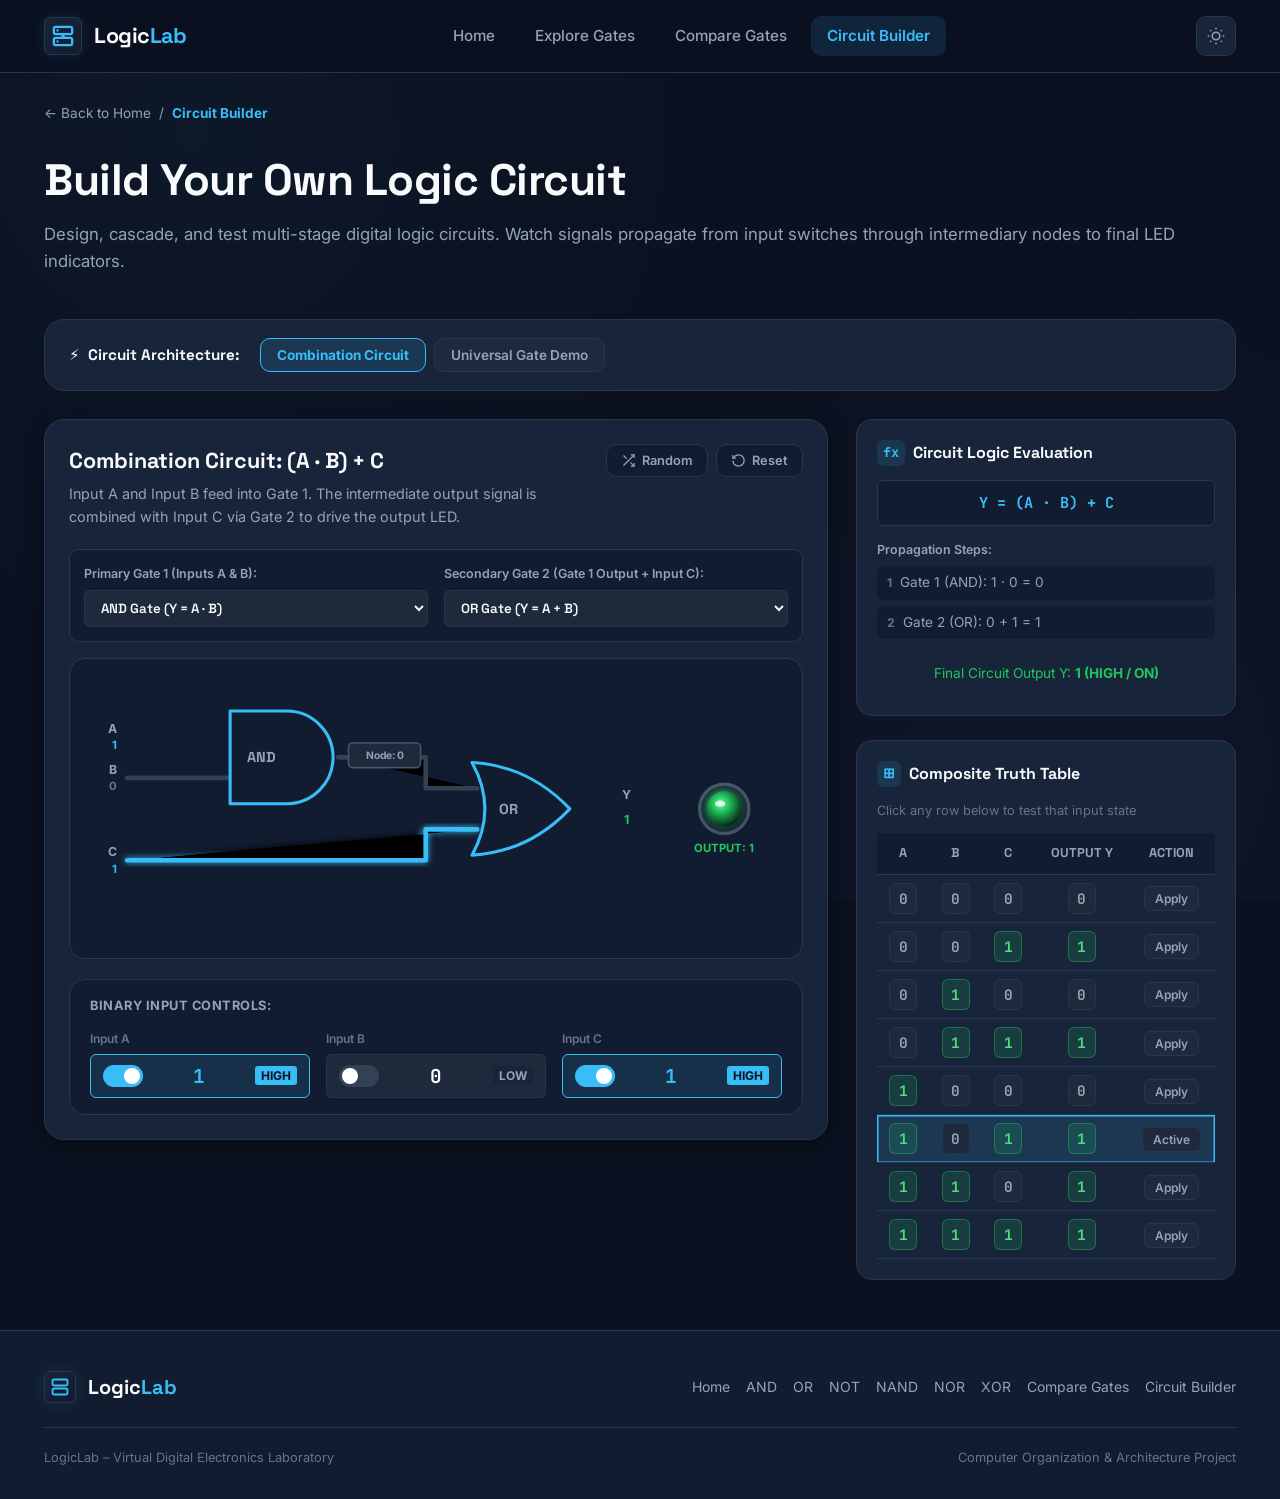
<file: pages/circuit-builder.html>
<!DOCTYPE html>
<html lang="en" data-theme="dark">
<head>
  <meta charset="UTF-8">
  <meta name="viewport" content="width=device-width, initial-scale=1.0">
  <title>Circuit Builder (Advanced Simulator) – LogicLab</title>
  <meta name="description" content="Build and experiment with multi-stage digital logic circuits. Connect gates, analyze real-time signal propagation through cascaded logic, inspect intermediate wire nodes, and generate composite truth tables.">
  <link rel="stylesheet" href="../css/style.css">
  <link rel="icon" type="image/svg+xml" href="data:image/svg+xml,<svg xmlns='http://www.w3.org/2000/svg' viewBox='0 0 24 24' fill='%2338BDF8'><path d='M12 2v4M12 18v4M4.93 4.93l2.83 2.83M16.24 16.24l2.83 2.83M2 12h4M18 12h4M4.93 19.07l2.83-2.83M16.24 7.76l2.83-2.83'/></svg>">
</head>
<body>

  <!-- Navigation Bar -->
  <header class="site-header">
    <div class="container nav-container">
      <a href="../index.html" class="brand-logo" aria-label="LogicLab Home">
        <div class="brand-icon-wrap">
          <svg width="22" height="22" viewBox="0 0 24 24" fill="none" stroke="currentColor" stroke-width="2.5" stroke-linecap="round" stroke-linejoin="round">
            <rect x="2" y="2" width="20" height="8" rx="2"></rect>
            <rect x="2" y="14" width="20" height="8" rx="2"></rect>
            <line x1="6" y1="6" x2="6.01" y2="6"></line>
            <line x1="6" y1="18" x2="6.01" y2="18"></line>
            <line x1="10" y1="10" x2="14" y2="14"></line>
          </svg>
        </div>
        <span>Logic<span class="brand-title-accent">Lab</span></span>
      </a>

      <nav class="nav-links" id="nav-links" aria-label="Main Navigation">
        <a href="../index.html" class="nav-link">Home</a>
        <a href="../index.html#explore-gates" class="nav-link">Explore Gates</a>
        <a href="compare.html" class="nav-link">Compare Gates</a>
        <a href="circuit-builder.html" class="nav-link active-nav">Circuit Builder</a>
      </nav>

      <div class="nav-right-actions">
        <button type="button" class="btn-theme-toggle" id="theme-toggle-btn" aria-label="Toggle Theme Mode">
          <svg class="icon-sun" width="18" height="18" viewBox="0 0 24 24" fill="none" stroke="currentColor" stroke-width="2">
            <circle cx="12" cy="12" r="5"></circle>
            <line x1="12" y1="1" x2="12" y2="3"></line>
            <line x1="12" y1="21" x2="12" y2="23"></line>
            <line x1="4.22" y1="4.22" x2="5.64" y2="5.64"></line>
            <line x1="18.36" y1="18.36" x2="19.78" y2="19.78"></line>
            <line x1="1" y1="12" x2="3" y2="12"></line>
            <line x1="21" y1="12" x2="23" y2="12"></line>
            <line x1="4.22" y1="19.78" x2="5.64" y2="18.36"></line>
            <line x1="18.36" y1="5.64" x2="19.78" y2="4.22"></line>
          </svg>
          <svg class="icon-moon" style="display:none;" width="18" height="18" viewBox="0 0 24 24" fill="none" stroke="currentColor" stroke-width="2">
            <path d="M21 12.79A9 9 0 1 1 11.21 3 7 7 0 0 0 21 12.79z"></path>
          </svg>
        </button>

        <button type="button" class="mobile-menu-btn" id="mobile-menu-btn" aria-label="Toggle navigation menu" aria-expanded="false">
          <svg width="22" height="22" viewBox="0 0 24 24" fill="none" stroke="currentColor" stroke-width="2">
            <line x1="3" y1="12" x2="21" y2="12"></line>
            <line x1="3" y1="6" x2="21" y2="6"></line>
            <line x1="3" y1="18" x2="21" y2="18"></line>
          </svg>
        </button>
      </div>
    </div>
  </header>

  <main class="container">
    <div class="simulator-page-header">
      <div class="sim-breadcrumb-nav">
        <a href="../index.html">← Back to Home</a>
        <span>/</span>
        <strong style="color: var(--accent-cyan);">Circuit Builder</strong>
      </div>

      <div class="sim-gate-headline">
        <div class="sim-gate-title-block">
          <h1>Build Your Own Logic Circuit</h1>
          <p class="sim-gate-subtitle">Design, cascade, and test multi-stage digital logic circuits. Watch signals propagate from input switches through intermediary nodes to final LED indicators.</p>
        </div>
      </div>
    </div>

    <!-- Circuit Builder Application Target -->
    <div id="circuit-builder-app"></div>
  </main>

  <!-- Footer -->
  <footer class="site-footer">
    <div class="container">
      <div class="footer-grid">
        <div class="footer-brand">
          <div class="brand-icon-wrap" style="width:32px; height:32px;">
            <svg width="18" height="18" viewBox="0 0 24 24" fill="none" stroke="currentColor" stroke-width="2.5">
              <rect x="2" y="2" width="20" height="8" rx="2"></rect>
              <rect x="2" y="14" width="20" height="8" rx="2"></rect>
            </svg>
          </div>
          <span>Logic<span class="brand-title-accent">Lab</span></span>
        </div>

        <nav class="footer-nav">
          <a href="../index.html">Home</a>
          <a href="and.html">AND</a>
          <a href="or.html">OR</a>
          <a href="not.html">NOT</a>
          <a href="nand.html">NAND</a>
          <a href="nor.html">NOR</a>
          <a href="xor.html">XOR</a>
          <a href="compare.html">Compare Gates</a>
          <a href="circuit-builder.html">Circuit Builder</a>
        </nav>
      </div>

      <div class="footer-bottom-line">
        <span>LogicLab – Virtual Digital Electronics Laboratory</span>
        <span>Computer Organization & Architecture Project</span>
      </div>
    </div>
  </footer>

  <script src="../js/logic.js"></script>
  <script src="../js/simulator.js"></script>
  <script src="../js/circuit-builder.js"></script>
  <script src="../js/main.js"></script>
</body>
</html>
</file>
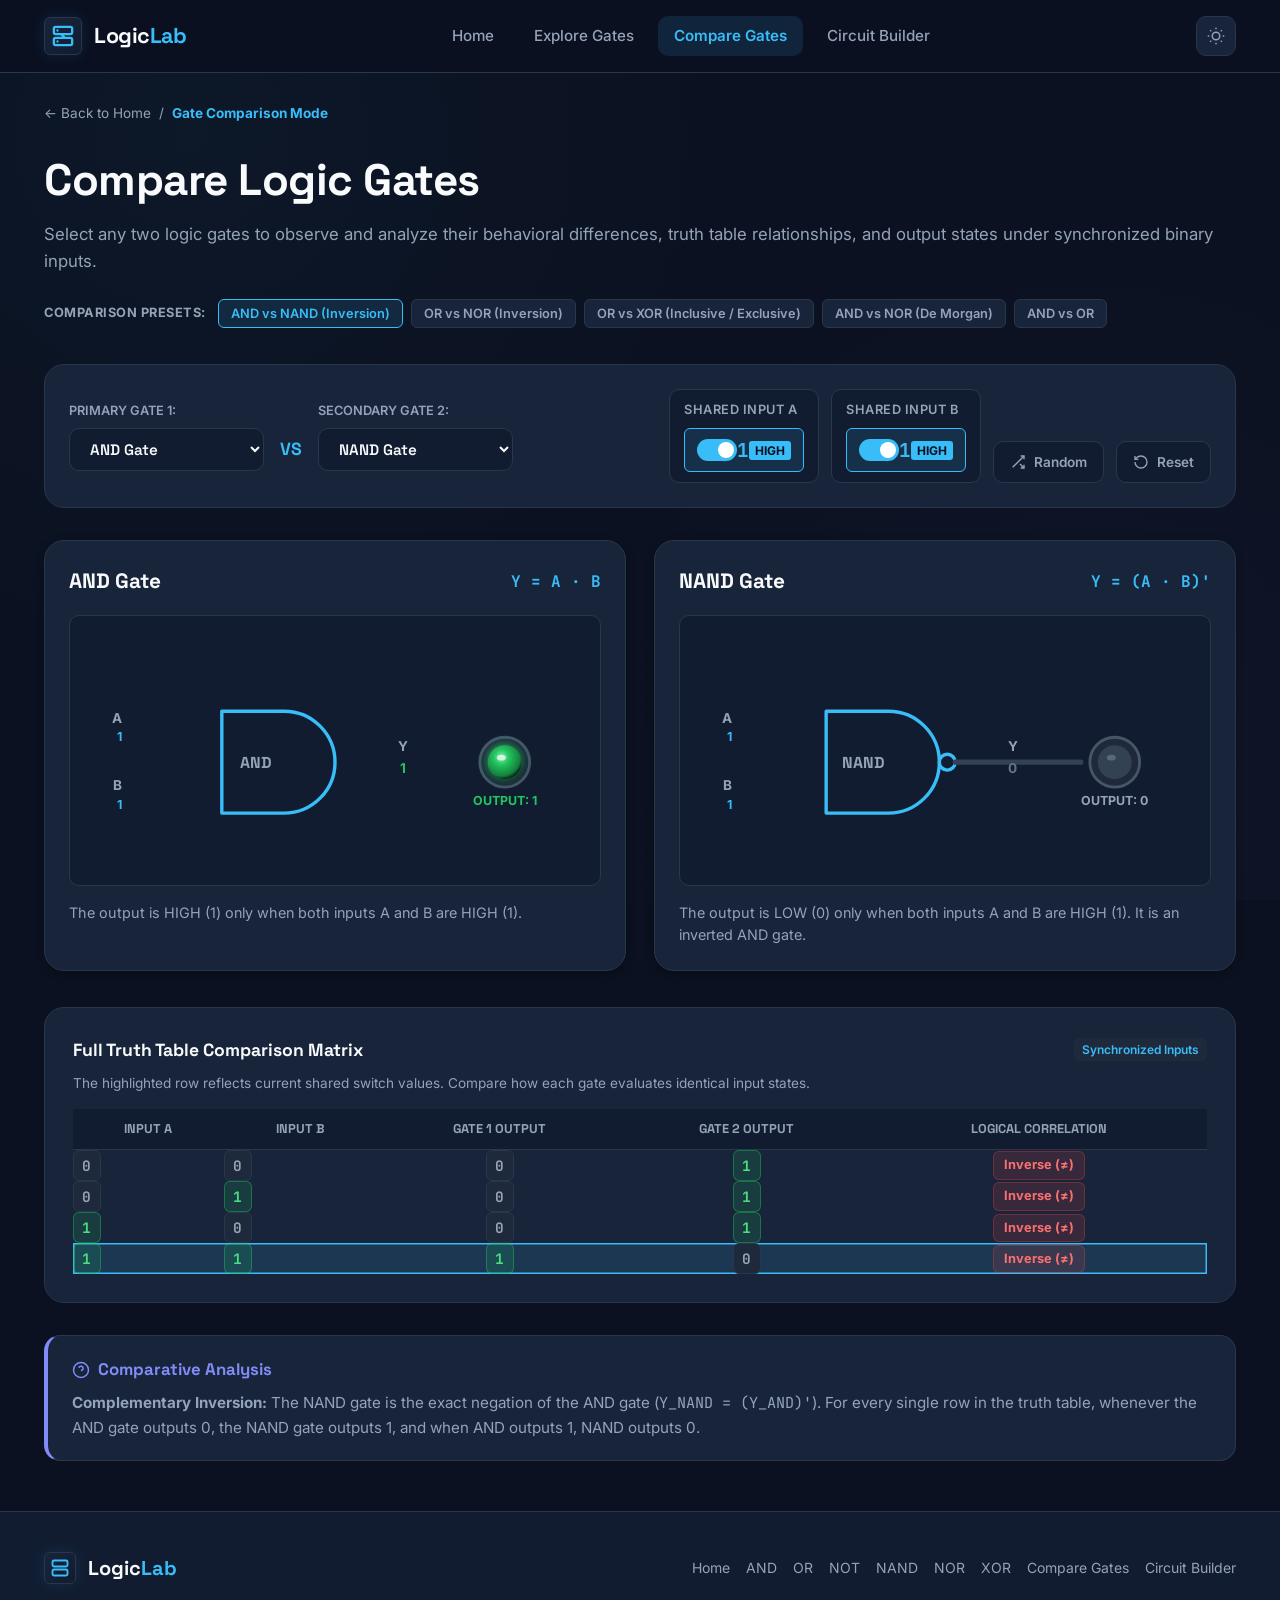
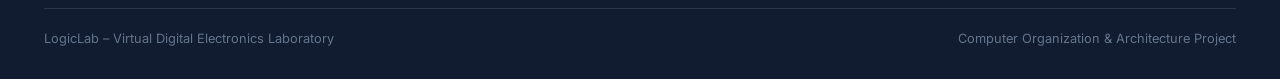
<file: pages/compare.html>
<!DOCTYPE html>
<html lang="en" data-theme="dark">
<head>
  <meta charset="UTF-8">
  <meta name="viewport" content="width=device-width, initial-scale=1.0">
  <title>Compare Logic Gates – LogicLab</title>
  <meta name="description" content="Side-by-side comparative simulation of digital logic gates. Compare AND, OR, NOT, NAND, NOR, and XOR with synchronized inputs, dual circuit paths, LEDs, and comparative truth tables.">
  <link rel="stylesheet" href="../css/style.css">
  <link rel="icon" type="image/svg+xml" href="data:image/svg+xml,<svg xmlns='http://www.w3.org/2000/svg' viewBox='0 0 24 24' fill='%2338BDF8'><path d='M12 2v4M12 18v4M4.93 4.93l2.83 2.83M16.24 16.24l2.83 2.83M2 12h4M18 12h4M4.93 19.07l2.83-2.83M16.24 7.76l2.83-2.83'/></svg>">
</head>
<body>

  <!-- Navigation Bar -->
  <header class="site-header">
    <div class="container nav-container">
      <a href="../index.html" class="brand-logo" aria-label="LogicLab Home">
        <div class="brand-icon-wrap">
          <svg width="22" height="22" viewBox="0 0 24 24" fill="none" stroke="currentColor" stroke-width="2.5" stroke-linecap="round" stroke-linejoin="round">
            <rect x="2" y="2" width="20" height="8" rx="2"></rect>
            <rect x="2" y="14" width="20" height="8" rx="2"></rect>
            <line x1="6" y1="6" x2="6.01" y2="6"></line>
            <line x1="6" y1="18" x2="6.01" y2="18"></line>
            <line x1="10" y1="10" x2="14" y2="14"></line>
          </svg>
        </div>
        <span>Logic<span class="brand-title-accent">Lab</span></span>
      </a>

      <nav class="nav-links" id="nav-links" aria-label="Main Navigation">
        <a href="../index.html" class="nav-link">Home</a>
        <a href="../index.html#explore-gates" class="nav-link">Explore Gates</a>
        <a href="compare.html" class="nav-link active-nav">Compare Gates</a>
        <a href="circuit-builder.html" class="nav-link">Circuit Builder</a>
      </nav>

      <div class="nav-right-actions">
        <button type="button" class="btn-theme-toggle" id="theme-toggle-btn" aria-label="Toggle Theme Mode">
          <svg class="icon-sun" width="18" height="18" viewBox="0 0 24 24" fill="none" stroke="currentColor" stroke-width="2">
            <circle cx="12" cy="12" r="5"></circle>
            <line x1="12" y1="1" x2="12" y2="3"></line>
            <line x1="12" y1="21" x2="12" y2="23"></line>
            <line x1="4.22" y1="4.22" x2="5.64" y2="5.64"></line>
            <line x1="18.36" y1="18.36" x2="19.78" y2="19.78"></line>
            <line x1="1" y1="12" x2="3" y2="12"></line>
            <line x1="21" y1="12" x2="23" y2="12"></line>
            <line x1="4.22" y1="19.78" x2="5.64" y2="18.36"></line>
            <line x1="18.36" y1="5.64" x2="19.78" y2="4.22"></line>
          </svg>
          <svg class="icon-moon" style="display:none;" width="18" height="18" viewBox="0 0 24 24" fill="none" stroke="currentColor" stroke-width="2">
            <path d="M21 12.79A9 9 0 1 1 11.21 3 7 7 0 0 0 21 12.79z"></path>
          </svg>
        </button>

        <button type="button" class="mobile-menu-btn" id="mobile-menu-btn" aria-label="Toggle navigation menu" aria-expanded="false">
          <svg width="22" height="22" viewBox="0 0 24 24" fill="none" stroke="currentColor" stroke-width="2">
            <line x1="3" y1="12" x2="21" y2="12"></line>
            <line x1="3" y1="6" x2="21" y2="6"></line>
            <line x1="3" y1="18" x2="21" y2="18"></line>
          </svg>
        </button>
      </div>
    </div>
  </header>

  <main class="container">
    <!-- Header -->
    <div class="simulator-page-header">
      <div class="sim-breadcrumb-nav">
        <a href="../index.html">← Back to Home</a>
        <span>/</span>
        <strong style="color: var(--accent-cyan);">Gate Comparison Mode</strong>
      </div>

      <div class="sim-gate-headline">
        <div class="sim-gate-title-block">
          <h1>Compare Logic Gates</h1>
          <p class="sim-gate-subtitle">Select any two logic gates to observe and analyze their behavioral differences, truth table relationships, and output states under synchronized binary inputs.</p>
        </div>
      </div>

      <!-- Quick Comparison Presets Bar -->
      <div class="comp-presets-bar">
        <span class="comp-presets-label">Comparison Presets:</span>
        <div class="comp-preset-chips">
          <button type="button" class="comp-preset-btn btn-active-preset" data-g1="AND" data-g2="NAND">AND vs NAND (Inversion)</button>
          <button type="button" class="comp-preset-btn" data-g1="OR" data-g2="NOR">OR vs NOR (Inversion)</button>
          <button type="button" class="comp-preset-btn" data-g1="OR" data-g2="XOR">OR vs XOR (Inclusive / Exclusive)</button>
          <button type="button" class="comp-preset-btn" data-g1="AND" data-g2="NOR">AND vs NOR (De Morgan)</button>
          <button type="button" class="comp-preset-btn" data-g1="AND" data-g2="OR">AND vs OR</button>
        </div>
      </div>
    </div>

    <!-- Comparative Control Toolbar: Selectors + Shared Input Switches -->
    <div class="comp-control-bar">
      <!-- Selectors for Gate 1 and Gate 2 -->
      <div class="comp-selector-group">
        <div class="selector-unit">
          <label for="select-gate-1">Primary Gate 1:</label>
          <select id="select-gate-1" class="comp-select">
            <option value="AND" selected>AND Gate</option>
            <option value="OR">OR Gate</option>
            <option value="NOT">NOT Gate (Inverter)</option>
            <option value="NAND">NAND Gate</option>
            <option value="NOR">NOR Gate</option>
            <option value="XOR">XOR Gate</option>
          </select>
        </div>

        <span class="comp-vs-badge">VS</span>

        <div class="selector-unit">
          <label for="select-gate-2">Secondary Gate 2:</label>
          <select id="select-gate-2" class="comp-select">
            <option value="AND">AND Gate</option>
            <option value="OR">OR Gate</option>
            <option value="NOT">NOT Gate (Inverter)</option>
            <option value="NAND" selected>NAND Gate</option>
            <option value="NOR">NOR Gate</option>
            <option value="XOR">XOR Gate</option>
          </select>
        </div>
      </div>

      <!-- Shared Input Switches -->
      <div class="comp-shared-switches">
        <div class="switch-control-card" style="min-width: 130px; padding: 10px 14px;">
          <span class="switch-label">Shared Input A</span>
          <button type="button" class="logic-toggle-btn btn-active-high" id="comp-switch-a">
            <span class="toggle-slider"><span class="slider-thumb"></span></span>
            <span class="toggle-binary-text">1</span>
            <span class="toggle-state-text">HIGH</span>
          </button>
        </div>

        <div class="switch-control-card" style="min-width: 130px; padding: 10px 14px;">
          <span class="switch-label">Shared Input B</span>
          <button type="button" class="logic-toggle-btn btn-active-high" id="comp-switch-b">
            <span class="toggle-slider"><span class="slider-thumb"></span></span>
            <span class="toggle-binary-text">1</span>
            <span class="toggle-state-text">HIGH</span>
          </button>
        </div>

        <!-- Quick actions -->
        <button type="button" class="btn-action" id="comp-btn-random" title="Random Inputs">
          <svg width="16" height="16" viewBox="0 0 24 24" fill="none" stroke="currentColor" stroke-width="2">
            <polyline points="16 3 21 3 21 8"></polyline>
            <line x1="4" y1="20" x2="21" y2="3"></line>
            <polyline points="21 16 21 21 16 21"></polyline>
            <line x1="15" y1="15" x2="21" y2="21"></line>
          </svg>
          <span>Random</span>
        </button>

        <button type="button" class="btn-action" id="comp-btn-reset" title="Reset Inputs to 0">
          <svg width="16" height="16" viewBox="0 0 24 24" fill="none" stroke="currentColor" stroke-width="2">
            <path d="M3 12a9 9 0 1 0 9-9 9.75 9.75 0 0 0-6.74 2.74L3 8"></path>
            <polyline points="3 3 3 8 8 8"></polyline>
          </svg>
          <span>Reset</span>
        </button>
      </div>
    </div>

    <!-- Dual Synchronized Circuit Diagrams -->
    <div class="comp-dual-grid">
      <div class="comp-gate-panel" id="comp-circuit-1"></div>
      <div class="comp-gate-panel" id="comp-circuit-2"></div>
    </div>

    <!-- Comparison Table -->
    <div class="comp-table-card">
      <div class="table-header-bar">
        <span class="table-title">Full Truth Table Comparison Matrix</span>
        <span class="table-badge">Synchronized Inputs</span>
      </div>
      <p class="table-instruction">The highlighted row reflects current shared switch values. Compare how each gate evaluates identical input states.</p>

      <div class="table-responsive-wrapper">
        <table class="logic-truth-table">
          <thead>
            <tr>
              <th>Input A</th>
              <th>Input B</th>
              <th class="col-center">Gate 1 Output</th>
              <th class="col-center">Gate 2 Output</th>
              <th class="col-center">Logical Correlation</th>
            </tr>
          </thead>
          <tbody id="comp-table-body"></tbody>
        </table>
      </div>
    </div>

    <!-- Comparative Analysis Insight Box -->
    <div id="comp-insights" style="margin-bottom: 50px;"></div>
  </main>

  <!-- Footer -->
  <footer class="site-footer">
    <div class="container">
      <div class="footer-grid">
        <div class="footer-brand">
          <div class="brand-icon-wrap" style="width:32px; height:32px;">
            <svg width="18" height="18" viewBox="0 0 24 24" fill="none" stroke="currentColor" stroke-width="2.5">
              <rect x="2" y="2" width="20" height="8" rx="2"></rect>
              <rect x="2" y="14" width="20" height="8" rx="2"></rect>
            </svg>
          </div>
          <span>Logic<span class="brand-title-accent">Lab</span></span>
        </div>

        <nav class="footer-nav">
          <a href="../index.html">Home</a>
          <a href="and.html">AND</a>
          <a href="or.html">OR</a>
          <a href="not.html">NOT</a>
          <a href="nand.html">NAND</a>
          <a href="nor.html">NOR</a>
          <a href="xor.html">XOR</a>
          <a href="compare.html">Compare Gates</a>
          <a href="circuit-builder.html">Circuit Builder</a>
        </nav>
      </div>

      <div class="footer-bottom-line">
        <span>LogicLab – Virtual Digital Electronics Laboratory</span>
        <span>Computer Organization & Architecture Project</span>
      </div>
    </div>
  </footer>

  <script src="../js/logic.js"></script>
  <script src="../js/simulator.js"></script>
  <script src="../js/comparison.js"></script>
  <script src="../js/main.js"></script>
</body>
</html>
</file>
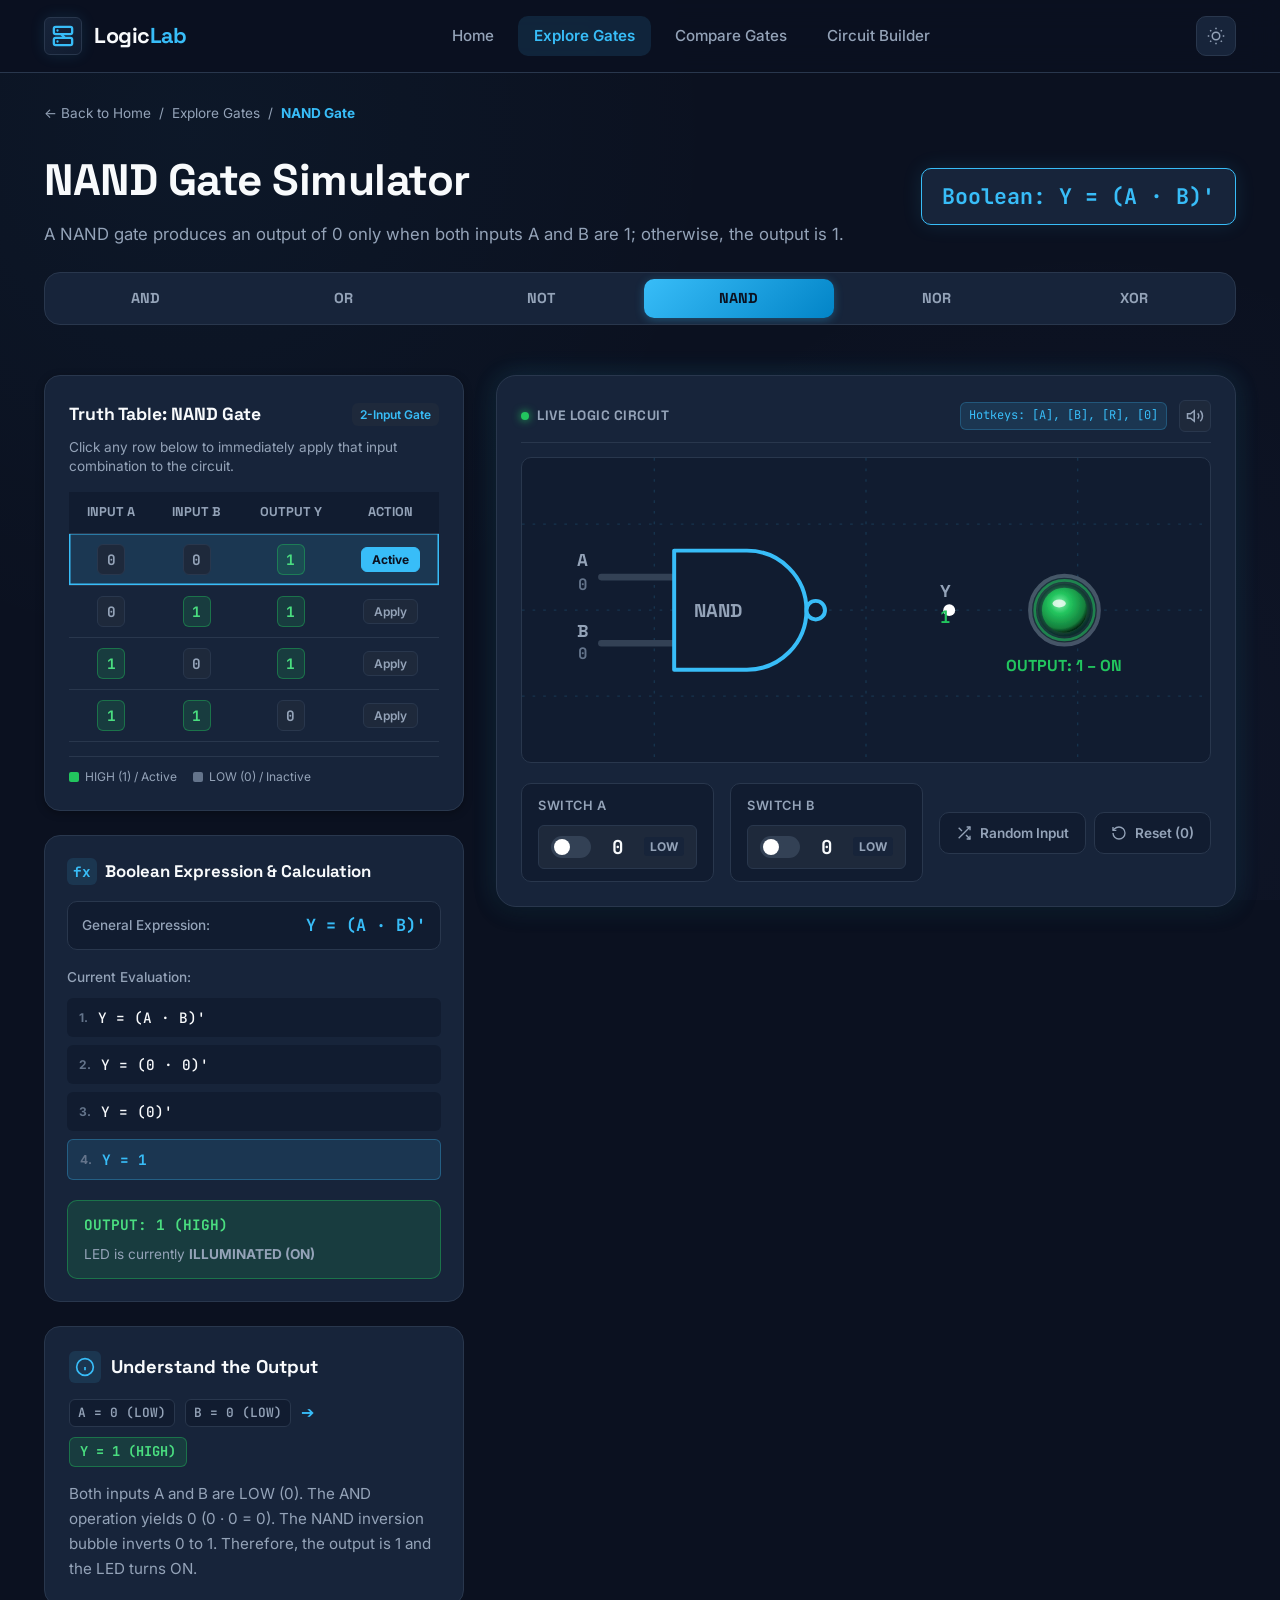
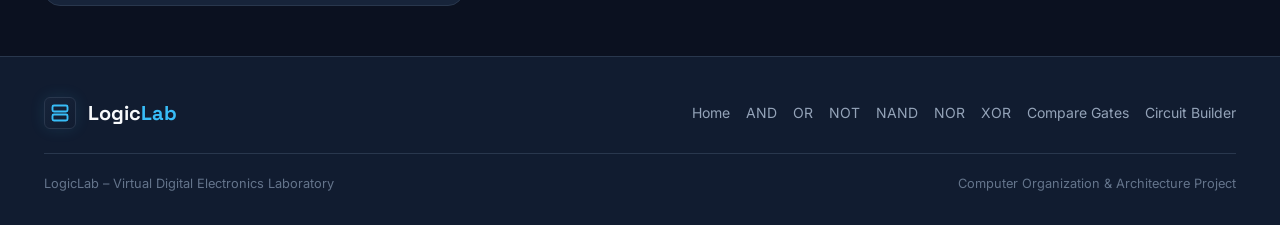
<file: pages/nand.html>
<!DOCTYPE html>
<html lang="en" data-theme="dark">
<head>
  <meta charset="UTF-8">
  <meta name="viewport" content="width=device-width, initial-scale=1.0">
  <title>NAND Gate Simulator – LogicLab</title>
  <meta name="description" content="Interactive NAND gate digital logic simulation. Experiment with binary inputs A and B, observe real-time animated circuit wire signals, LED response, truth table highlighting and Boolean expressions.">
  <link rel="stylesheet" href="../css/style.css">
  <link rel="icon" type="image/svg+xml" href="data:image/svg+xml,<svg xmlns='http://www.w3.org/2000/svg' viewBox='0 0 24 24' fill='%2338BDF8'><path d='M12 2v4M12 18v4M4.93 4.93l2.83 2.83M16.24 16.24l2.83 2.83M2 12h4M18 12h4M4.93 19.07l2.83-2.83M16.24 7.76l2.83-2.83'/></svg>">
</head>
<body>

  <!-- Navigation Bar -->
  <header class="site-header">
    <div class="container nav-container">
      <a href="../index.html" class="brand-logo" aria-label="LogicLab Home">
        <div class="brand-icon-wrap">
          <svg width="22" height="22" viewBox="0 0 24 24" fill="none" stroke="currentColor" stroke-width="2.5" stroke-linecap="round" stroke-linejoin="round">
            <rect x="2" y="2" width="20" height="8" rx="2"></rect>
            <rect x="2" y="14" width="20" height="8" rx="2"></rect>
            <line x1="6" y1="6" x2="6.01" y2="6"></line>
            <line x1="6" y1="18" x2="6.01" y2="18"></line>
            <line x1="10" y1="10" x2="14" y2="14"></line>
          </svg>
        </div>
        <span>Logic<span class="brand-title-accent">Lab</span></span>
      </a>

      <nav class="nav-links" id="nav-links" aria-label="Main Navigation">
        <a href="../index.html" class="nav-link">Home</a>
        <a href="../index.html#explore-gates" class="nav-link active-nav">Explore Gates</a>
        <a href="compare.html" class="nav-link">Compare Gates</a>
        <a href="circuit-builder.html" class="nav-link">Circuit Builder</a>
      </nav>

      <div class="nav-right-actions">
        <button type="button" class="btn-theme-toggle" id="theme-toggle-btn" aria-label="Toggle Theme Mode">
          <svg class="icon-sun" width="18" height="18" viewBox="0 0 24 24" fill="none" stroke="currentColor" stroke-width="2">
            <circle cx="12" cy="12" r="5"></circle>
            <line x1="12" y1="1" x2="12" y2="3"></line>
            <line x1="12" y1="21" x2="12" y2="23"></line>
            <line x1="4.22" y1="4.22" x2="5.64" y2="5.64"></line>
            <line x1="18.36" y1="18.36" x2="19.78" y2="19.78"></line>
            <line x1="1" y1="12" x2="3" y2="12"></line>
            <line x1="21" y1="12" x2="23" y2="12"></line>
            <line x1="4.22" y1="19.78" x2="5.64" y2="18.36"></line>
            <line x1="18.36" y1="5.64" x2="19.78" y2="4.22"></line>
          </svg>
          <svg class="icon-moon" style="display:none;" width="18" height="18" viewBox="0 0 24 24" fill="none" stroke="currentColor" stroke-width="2">
            <path d="M21 12.79A9 9 0 1 1 11.21 3 7 7 0 0 0 21 12.79z"></path>
          </svg>
        </button>

        <button type="button" class="mobile-menu-btn" id="mobile-menu-btn" aria-label="Toggle navigation menu" aria-expanded="false">
          <svg width="22" height="22" viewBox="0 0 24 24" fill="none" stroke="currentColor" stroke-width="2">
            <line x1="3" y1="12" x2="21" y2="12"></line>
            <line x1="3" y1="6" x2="21" y2="6"></line>
            <line x1="3" y1="18" x2="21" y2="18"></line>
          </svg>
        </button>
      </div>
    </div>
  </header>

  <main class="container">
    <div class="simulator-page-header">
      <div class="sim-breadcrumb-nav">
        <a href="../index.html">← Back to Home</a>
        <span>/</span>
        <span>Explore Gates</span>
        <span>/</span>
        <strong style="color: var(--accent-cyan);">NAND Gate</strong>
      </div>

      <div class="sim-gate-headline">
        <div class="sim-gate-title-block">
          <h1>NAND Gate Simulator</h1>
          <p class="sim-gate-subtitle">A NAND gate produces an output of 0 only when both inputs A and B are 1; otherwise, the output is 1.</p>
        </div>
        <div class="sim-gate-badge-expr">
          <code>Boolean: Y = (A · B)'</code>
        </div>
      </div>

      <div class="quick-gate-switcher">
        <a href="and.html" class="quick-gate-btn">AND</a>
        <a href="or.html" class="quick-gate-btn">OR</a>
        <a href="not.html" class="quick-gate-btn">NOT</a>
        <a href="nand.html" class="quick-gate-btn active-gate-btn">NAND</a>
        <a href="nor.html" class="quick-gate-btn">NOR</a>
        <a href="xor.html" class="quick-gate-btn">XOR</a>
      </div>
    </div>

    <div class="simulation-two-col">
      <div class="sim-left-col">
        <div id="tt-target"></div>
        <div id="calc-target"></div>
        <div id="exp-target"></div>
      </div>

      <div class="sim-right-col">
        <div id="circuit-target"></div>
      </div>
    </div>
  </main>

  <!-- Footer -->
  <footer class="site-footer">
    <div class="container">
      <div class="footer-grid">
        <div class="footer-brand">
          <div class="brand-icon-wrap" style="width:32px; height:32px;">
            <svg width="18" height="18" viewBox="0 0 24 24" fill="none" stroke="currentColor" stroke-width="2.5">
              <rect x="2" y="2" width="20" height="8" rx="2"></rect>
              <rect x="2" y="14" width="20" height="8" rx="2"></rect>
            </svg>
          </div>
          <span>Logic<span class="brand-title-accent">Lab</span></span>
        </div>

        <nav class="footer-nav">
          <a href="../index.html">Home</a>
          <a href="and.html">AND</a>
          <a href="or.html">OR</a>
          <a href="not.html">NOT</a>
          <a href="nand.html">NAND</a>
          <a href="nor.html">NOR</a>
          <a href="xor.html">XOR</a>
          <a href="compare.html">Compare Gates</a>
          <a href="circuit-builder.html">Circuit Builder</a>
        </nav>
      </div>

      <div class="footer-bottom-line">
        <span>LogicLab – Virtual Digital Electronics Laboratory</span>
        <span>Computer Organization & Architecture Project</span>
      </div>
    </div>
  </footer>

  <script src="../js/logic.js"></script>
  <script src="../js/simulator.js"></script>
  <script src="../js/main.js"></script>
  <script>
    document.addEventListener('DOMContentLoaded', () => {
      LogicLabSimulator.initSimulation({
        gateId: 'NAND',
        circuitContainerId: 'circuit-target',
        truthTableContainerId: 'tt-target',
        calculationContainerId: 'calc-target',
        explanationContainerId: 'exp-target',
        initialInputs: { A: 0, B: 0 }
      });
    });
  </script>
</body>
</html>
</file>
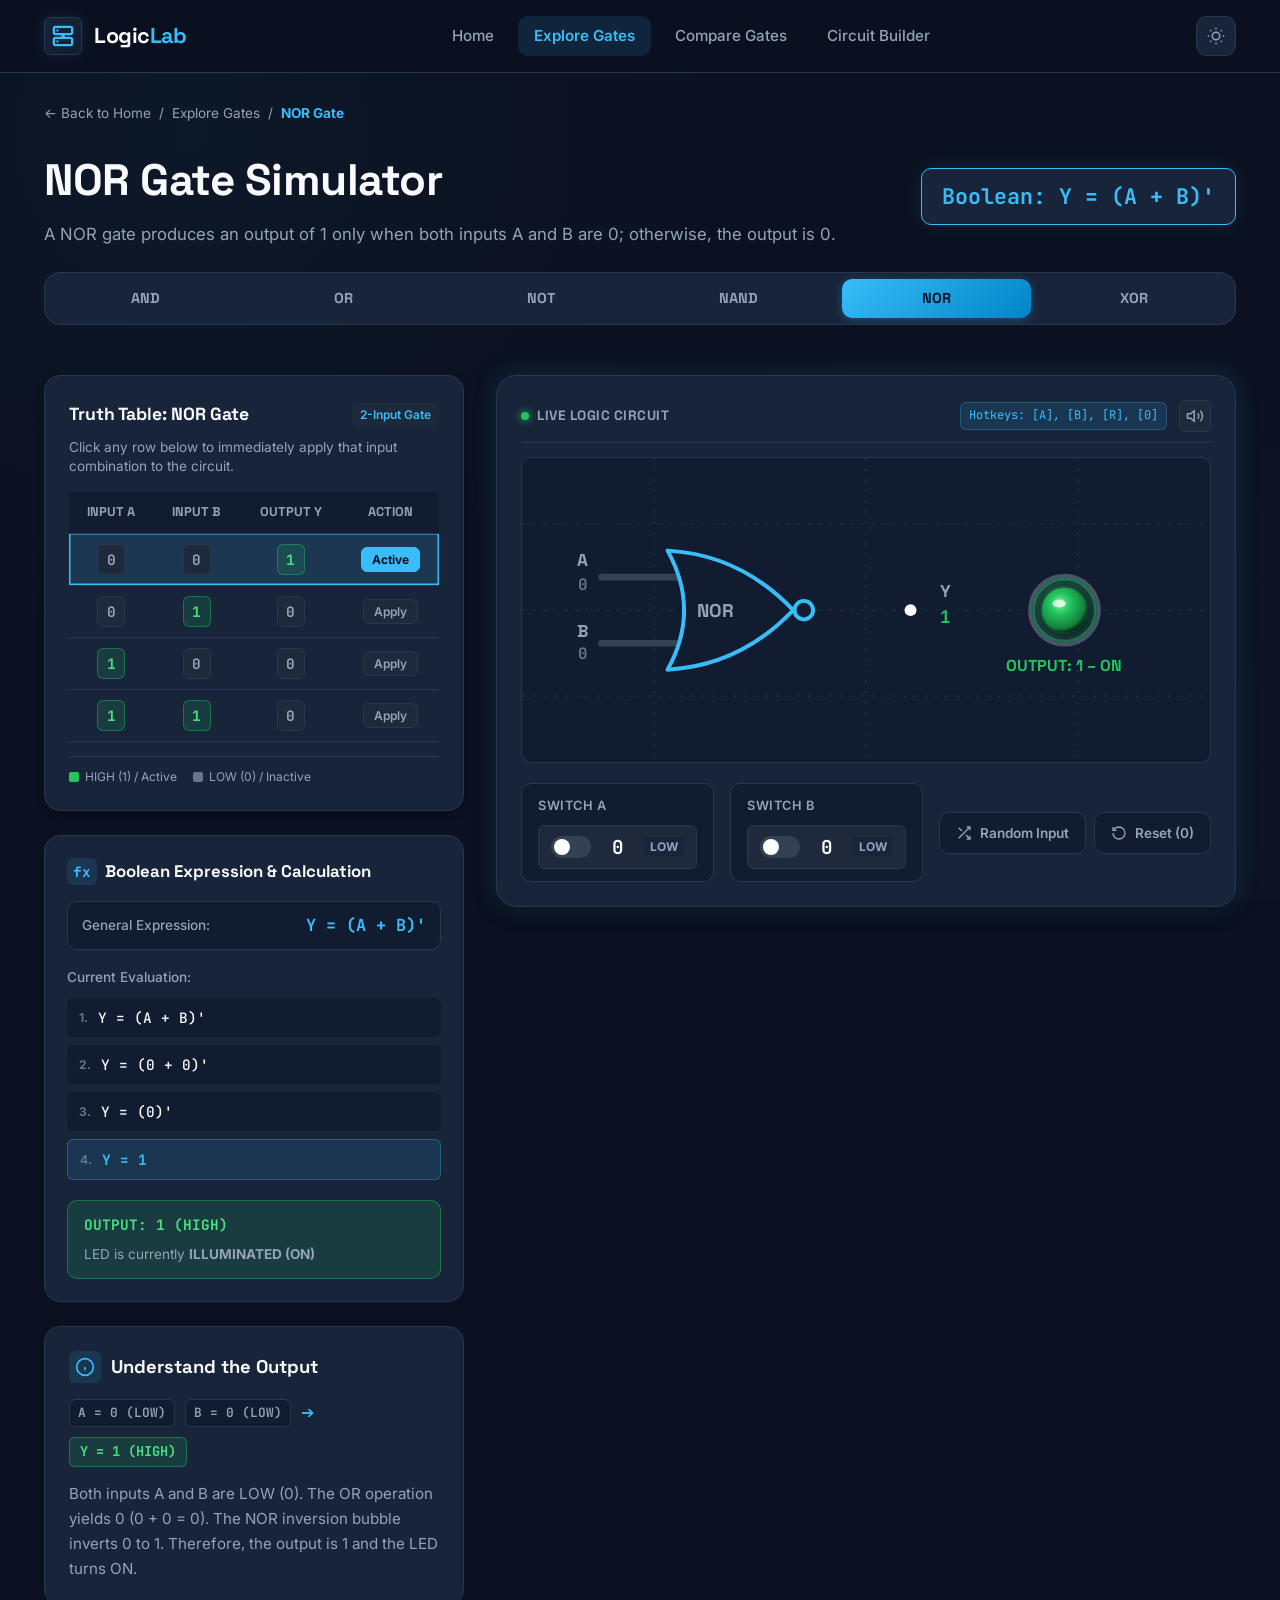
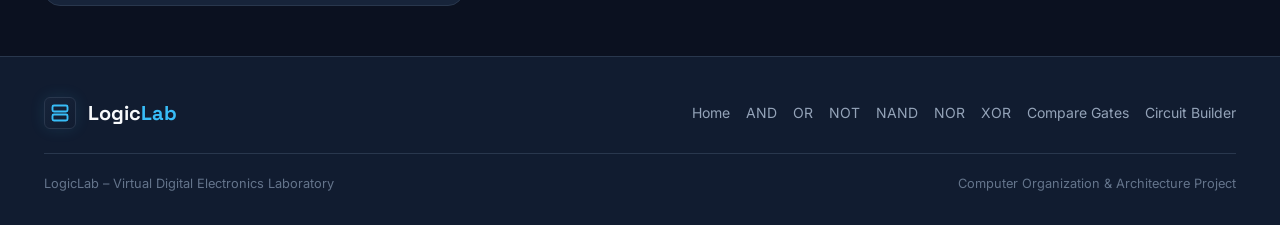
<file: pages/nor.html>
<!DOCTYPE html>
<html lang="en" data-theme="dark">
<head>
  <meta charset="UTF-8">
  <meta name="viewport" content="width=device-width, initial-scale=1.0">
  <title>NOR Gate Simulator – LogicLab</title>
  <meta name="description" content="Interactive NOR gate digital logic simulation. Experiment with binary inputs A and B, observe real-time animated circuit wire signals, LED response, truth table highlighting and Boolean expressions.">
  <link rel="stylesheet" href="../css/style.css">
  <link rel="icon" type="image/svg+xml" href="data:image/svg+xml,<svg xmlns='http://www.w3.org/2000/svg' viewBox='0 0 24 24' fill='%2338BDF8'><path d='M12 2v4M12 18v4M4.93 4.93l2.83 2.83M16.24 16.24l2.83 2.83M2 12h4M18 12h4M4.93 19.07l2.83-2.83M16.24 7.76l2.83-2.83'/></svg>">
</head>
<body>

  <!-- Navigation Bar -->
  <header class="site-header">
    <div class="container nav-container">
      <a href="../index.html" class="brand-logo" aria-label="LogicLab Home">
        <div class="brand-icon-wrap">
          <svg width="22" height="22" viewBox="0 0 24 24" fill="none" stroke="currentColor" stroke-width="2.5" stroke-linecap="round" stroke-linejoin="round">
            <rect x="2" y="2" width="20" height="8" rx="2"></rect>
            <rect x="2" y="14" width="20" height="8" rx="2"></rect>
            <line x1="6" y1="6" x2="6.01" y2="6"></line>
            <line x1="6" y1="18" x2="6.01" y2="18"></line>
            <line x1="10" y1="10" x2="14" y2="14"></line>
          </svg>
        </div>
        <span>Logic<span class="brand-title-accent">Lab</span></span>
      </a>

      <nav class="nav-links" id="nav-links" aria-label="Main Navigation">
        <a href="../index.html" class="nav-link">Home</a>
        <a href="../index.html#explore-gates" class="nav-link active-nav">Explore Gates</a>
        <a href="compare.html" class="nav-link">Compare Gates</a>
        <a href="circuit-builder.html" class="nav-link">Circuit Builder</a>
      </nav>

      <div class="nav-right-actions">
        <button type="button" class="btn-theme-toggle" id="theme-toggle-btn" aria-label="Toggle Theme Mode">
          <svg class="icon-sun" width="18" height="18" viewBox="0 0 24 24" fill="none" stroke="currentColor" stroke-width="2">
            <circle cx="12" cy="12" r="5"></circle>
            <line x1="12" y1="1" x2="12" y2="3"></line>
            <line x1="12" y1="21" x2="12" y2="23"></line>
            <line x1="4.22" y1="4.22" x2="5.64" y2="5.64"></line>
            <line x1="18.36" y1="18.36" x2="19.78" y2="19.78"></line>
            <line x1="1" y1="12" x2="3" y2="12"></line>
            <line x1="21" y1="12" x2="23" y2="12"></line>
            <line x1="4.22" y1="19.78" x2="5.64" y2="18.36"></line>
            <line x1="18.36" y1="5.64" x2="19.78" y2="4.22"></line>
          </svg>
          <svg class="icon-moon" style="display:none;" width="18" height="18" viewBox="0 0 24 24" fill="none" stroke="currentColor" stroke-width="2">
            <path d="M21 12.79A9 9 0 1 1 11.21 3 7 7 0 0 0 21 12.79z"></path>
          </svg>
        </button>

        <button type="button" class="mobile-menu-btn" id="mobile-menu-btn" aria-label="Toggle navigation menu" aria-expanded="false">
          <svg width="22" height="22" viewBox="0 0 24 24" fill="none" stroke="currentColor" stroke-width="2">
            <line x1="3" y1="12" x2="21" y2="12"></line>
            <line x1="3" y1="6" x2="21" y2="6"></line>
            <line x1="3" y1="18" x2="21" y2="18"></line>
          </svg>
        </button>
      </div>
    </div>
  </header>

  <main class="container">
    <div class="simulator-page-header">
      <div class="sim-breadcrumb-nav">
        <a href="../index.html">← Back to Home</a>
        <span>/</span>
        <span>Explore Gates</span>
        <span>/</span>
        <strong style="color: var(--accent-cyan);">NOR Gate</strong>
      </div>

      <div class="sim-gate-headline">
        <div class="sim-gate-title-block">
          <h1>NOR Gate Simulator</h1>
          <p class="sim-gate-subtitle">A NOR gate produces an output of 1 only when both inputs A and B are 0; otherwise, the output is 0.</p>
        </div>
        <div class="sim-gate-badge-expr">
          <code>Boolean: Y = (A + B)'</code>
        </div>
      </div>

      <div class="quick-gate-switcher">
        <a href="and.html" class="quick-gate-btn">AND</a>
        <a href="or.html" class="quick-gate-btn">OR</a>
        <a href="not.html" class="quick-gate-btn">NOT</a>
        <a href="nand.html" class="quick-gate-btn">NAND</a>
        <a href="nor.html" class="quick-gate-btn active-gate-btn">NOR</a>
        <a href="xor.html" class="quick-gate-btn">XOR</a>
      </div>
    </div>

    <div class="simulation-two-col">
      <div class="sim-left-col">
        <div id="tt-target"></div>
        <div id="calc-target"></div>
        <div id="exp-target"></div>
      </div>

      <div class="sim-right-col">
        <div id="circuit-target"></div>
      </div>
    </div>
  </main>

  <!-- Footer -->
  <footer class="site-footer">
    <div class="container">
      <div class="footer-grid">
        <div class="footer-brand">
          <div class="brand-icon-wrap" style="width:32px; height:32px;">
            <svg width="18" height="18" viewBox="0 0 24 24" fill="none" stroke="currentColor" stroke-width="2.5">
              <rect x="2" y="2" width="20" height="8" rx="2"></rect>
              <rect x="2" y="14" width="20" height="8" rx="2"></rect>
            </svg>
          </div>
          <span>Logic<span class="brand-title-accent">Lab</span></span>
        </div>

        <nav class="footer-nav">
          <a href="../index.html">Home</a>
          <a href="and.html">AND</a>
          <a href="or.html">OR</a>
          <a href="not.html">NOT</a>
          <a href="nand.html">NAND</a>
          <a href="nor.html">NOR</a>
          <a href="xor.html">XOR</a>
          <a href="compare.html">Compare Gates</a>
          <a href="circuit-builder.html">Circuit Builder</a>
        </nav>
      </div>

      <div class="footer-bottom-line">
        <span>LogicLab – Virtual Digital Electronics Laboratory</span>
        <span>Computer Organization & Architecture Project</span>
      </div>
    </div>
  </footer>

  <script src="../js/logic.js"></script>
  <script src="../js/simulator.js"></script>
  <script src="../js/main.js"></script>
  <script>
    document.addEventListener('DOMContentLoaded', () => {
      LogicLabSimulator.initSimulation({
        gateId: 'NOR',
        circuitContainerId: 'circuit-target',
        truthTableContainerId: 'tt-target',
        calculationContainerId: 'calc-target',
        explanationContainerId: 'exp-target',
        initialInputs: { A: 0, B: 0 }
      });
    });
  </script>
</body>
</html>
</file>
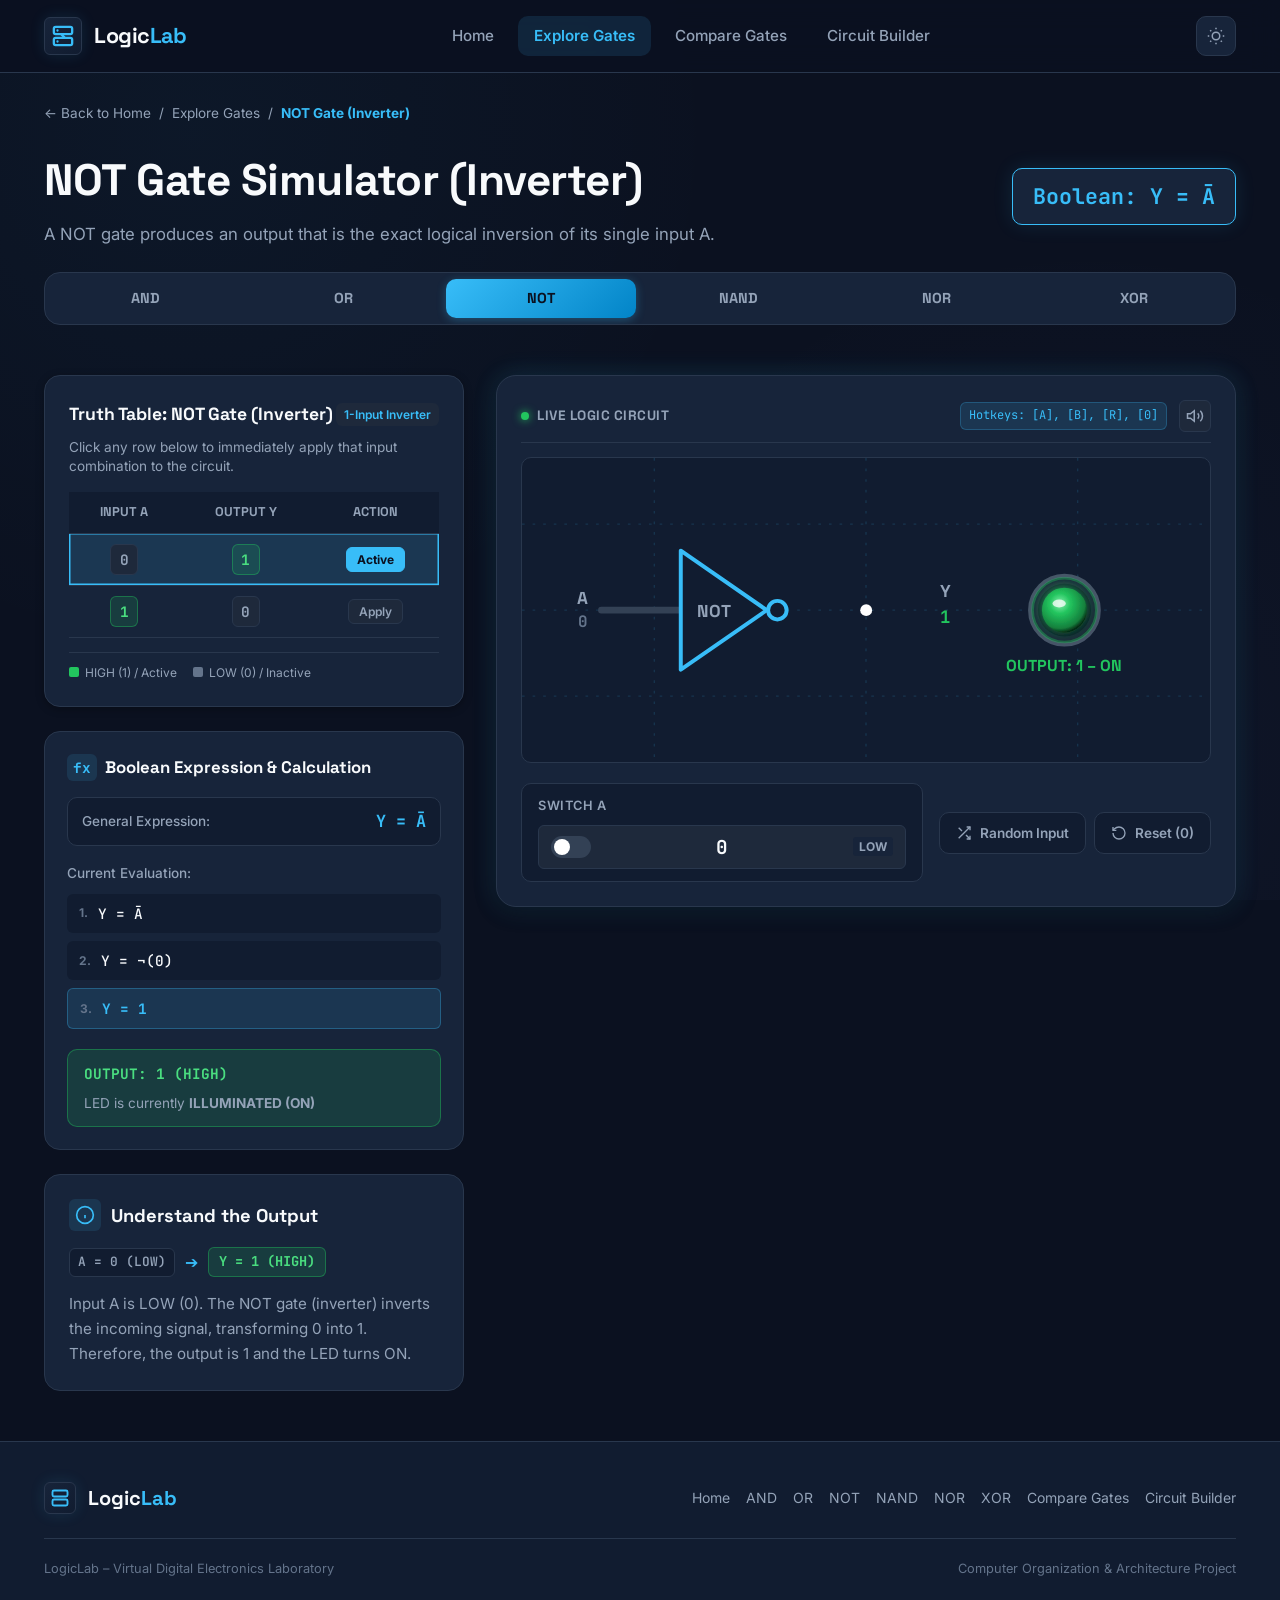
<file: pages/not.html>
<!DOCTYPE html>
<html lang="en" data-theme="dark">
<head>
  <meta charset="UTF-8">
  <meta name="viewport" content="width=device-width, initial-scale=1.0">
  <title>NOT Gate Simulator (Inverter) – LogicLab</title>
  <meta name="description" content="Interactive NOT gate (Inverter) digital logic simulation. Experiment with binary input A, observe real-time animated circuit wire signals, LED response, truth table highlighting and Boolean expressions.">
  <link rel="stylesheet" href="../css/style.css">
  <link rel="icon" type="image/svg+xml" href="data:image/svg+xml,<svg xmlns='http://www.w3.org/2000/svg' viewBox='0 0 24 24' fill='%2338BDF8'><path d='M12 2v4M12 18v4M4.93 4.93l2.83 2.83M16.24 16.24l2.83 2.83M2 12h4M18 12h4M4.93 19.07l2.83-2.83M16.24 7.76l2.83-2.83'/></svg>">
</head>
<body>

  <!-- Navigation Bar -->
  <header class="site-header">
    <div class="container nav-container">
      <a href="../index.html" class="brand-logo" aria-label="LogicLab Home">
        <div class="brand-icon-wrap">
          <svg width="22" height="22" viewBox="0 0 24 24" fill="none" stroke="currentColor" stroke-width="2.5" stroke-linecap="round" stroke-linejoin="round">
            <rect x="2" y="2" width="20" height="8" rx="2"></rect>
            <rect x="2" y="14" width="20" height="8" rx="2"></rect>
            <line x1="6" y1="6" x2="6.01" y2="6"></line>
            <line x1="6" y1="18" x2="6.01" y2="18"></line>
            <line x1="10" y1="10" x2="14" y2="14"></line>
          </svg>
        </div>
        <span>Logic<span class="brand-title-accent">Lab</span></span>
      </a>

      <nav class="nav-links" id="nav-links" aria-label="Main Navigation">
        <a href="../index.html" class="nav-link">Home</a>
        <a href="../index.html#explore-gates" class="nav-link active-nav">Explore Gates</a>
        <a href="compare.html" class="nav-link">Compare Gates</a>
        <a href="circuit-builder.html" class="nav-link">Circuit Builder</a>
      </nav>

      <div class="nav-right-actions">
        <button type="button" class="btn-theme-toggle" id="theme-toggle-btn" aria-label="Toggle Theme Mode">
          <svg class="icon-sun" width="18" height="18" viewBox="0 0 24 24" fill="none" stroke="currentColor" stroke-width="2">
            <circle cx="12" cy="12" r="5"></circle>
            <line x1="12" y1="1" x2="12" y2="3"></line>
            <line x1="12" y1="21" x2="12" y2="23"></line>
            <line x1="4.22" y1="4.22" x2="5.64" y2="5.64"></line>
            <line x1="18.36" y1="18.36" x2="19.78" y2="19.78"></line>
            <line x1="1" y1="12" x2="3" y2="12"></line>
            <line x1="21" y1="12" x2="23" y2="12"></line>
            <line x1="4.22" y1="19.78" x2="5.64" y2="18.36"></line>
            <line x1="18.36" y1="5.64" x2="19.78" y2="4.22"></line>
          </svg>
          <svg class="icon-moon" style="display:none;" width="18" height="18" viewBox="0 0 24 24" fill="none" stroke="currentColor" stroke-width="2">
            <path d="M21 12.79A9 9 0 1 1 11.21 3 7 7 0 0 0 21 12.79z"></path>
          </svg>
        </button>

        <button type="button" class="mobile-menu-btn" id="mobile-menu-btn" aria-label="Toggle navigation menu" aria-expanded="false">
          <svg width="22" height="22" viewBox="0 0 24 24" fill="none" stroke="currentColor" stroke-width="2">
            <line x1="3" y1="12" x2="21" y2="12"></line>
            <line x1="3" y1="6" x2="21" y2="6"></line>
            <line x1="3" y1="18" x2="21" y2="18"></line>
          </svg>
        </button>
      </div>
    </div>
  </header>

  <main class="container">
    <div class="simulator-page-header">
      <div class="sim-breadcrumb-nav">
        <a href="../index.html">← Back to Home</a>
        <span>/</span>
        <span>Explore Gates</span>
        <span>/</span>
        <strong style="color: var(--accent-cyan);">NOT Gate (Inverter)</strong>
      </div>

      <div class="sim-gate-headline">
        <div class="sim-gate-title-block">
          <h1>NOT Gate Simulator (Inverter)</h1>
          <p class="sim-gate-subtitle">A NOT gate produces an output that is the exact logical inversion of its single input A.</p>
        </div>
        <div class="sim-gate-badge-expr">
          <code>Boolean: Y = Ā</code>
        </div>
      </div>

      <div class="quick-gate-switcher">
        <a href="and.html" class="quick-gate-btn">AND</a>
        <a href="or.html" class="quick-gate-btn">OR</a>
        <a href="not.html" class="quick-gate-btn active-gate-btn">NOT</a>
        <a href="nand.html" class="quick-gate-btn">NAND</a>
        <a href="nor.html" class="quick-gate-btn">NOR</a>
        <a href="xor.html" class="quick-gate-btn">XOR</a>
      </div>
    </div>

    <div class="simulation-two-col">
      <div class="sim-left-col">
        <div id="tt-target"></div>
        <div id="calc-target"></div>
        <div id="exp-target"></div>
      </div>

      <div class="sim-right-col">
        <div id="circuit-target"></div>
      </div>
    </div>
  </main>

  <!-- Footer -->
  <footer class="site-footer">
    <div class="container">
      <div class="footer-grid">
        <div class="footer-brand">
          <div class="brand-icon-wrap" style="width:32px; height:32px;">
            <svg width="18" height="18" viewBox="0 0 24 24" fill="none" stroke="currentColor" stroke-width="2.5">
              <rect x="2" y="2" width="20" height="8" rx="2"></rect>
              <rect x="2" y="14" width="20" height="8" rx="2"></rect>
            </svg>
          </div>
          <span>Logic<span class="brand-title-accent">Lab</span></span>
        </div>

        <nav class="footer-nav">
          <a href="../index.html">Home</a>
          <a href="and.html">AND</a>
          <a href="or.html">OR</a>
          <a href="not.html">NOT</a>
          <a href="nand.html">NAND</a>
          <a href="nor.html">NOR</a>
          <a href="xor.html">XOR</a>
          <a href="compare.html">Compare Gates</a>
          <a href="circuit-builder.html">Circuit Builder</a>
        </nav>
      </div>

      <div class="footer-bottom-line">
        <span>LogicLab – Virtual Digital Electronics Laboratory</span>
        <span>Computer Organization & Architecture Project</span>
      </div>
    </div>
  </footer>

  <script src="../js/logic.js"></script>
  <script src="../js/simulator.js"></script>
  <script src="../js/main.js"></script>
  <script>
    document.addEventListener('DOMContentLoaded', () => {
      LogicLabSimulator.initSimulation({
        gateId: 'NOT',
        circuitContainerId: 'circuit-target',
        truthTableContainerId: 'tt-target',
        calculationContainerId: 'calc-target',
        explanationContainerId: 'exp-target',
        initialInputs: { A: 0 }
      });
    });
  </script>
</body>
</html>
</file>
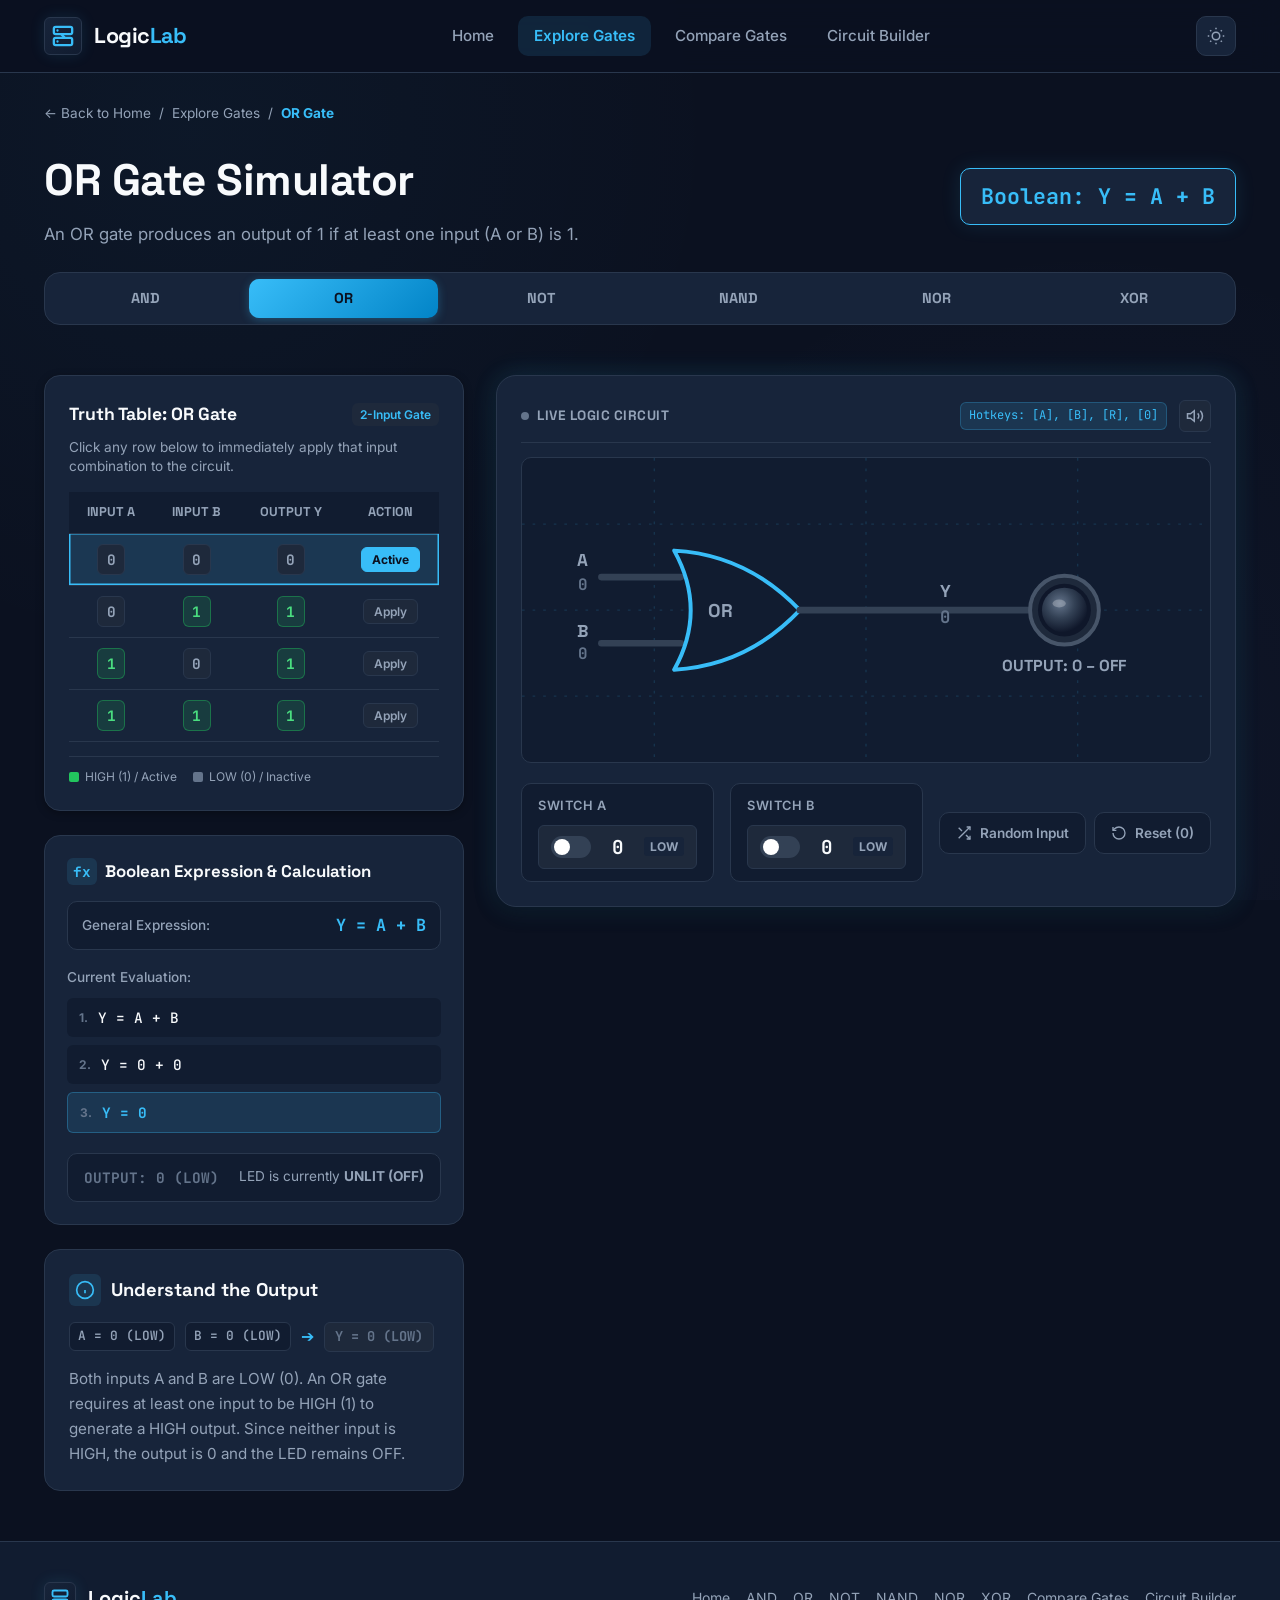
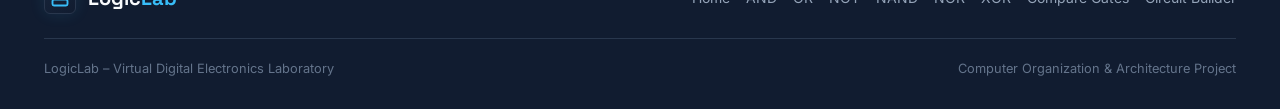
<file: pages/or.html>
<!DOCTYPE html>
<html lang="en" data-theme="dark">
<head>
  <meta charset="UTF-8">
  <meta name="viewport" content="width=device-width, initial-scale=1.0">
  <title>OR Gate Simulator – LogicLab</title>
  <meta name="description" content="Interactive OR gate digital logic simulation. Experiment with binary inputs A and B, observe real-time animated circuit wire signals, LED response, truth table highlighting and Boolean expressions.">
  <link rel="stylesheet" href="../css/style.css">
  <link rel="icon" type="image/svg+xml" href="data:image/svg+xml,<svg xmlns='http://www.w3.org/2000/svg' viewBox='0 0 24 24' fill='%2338BDF8'><path d='M12 2v4M12 18v4M4.93 4.93l2.83 2.83M16.24 16.24l2.83 2.83M2 12h4M18 12h4M4.93 19.07l2.83-2.83M16.24 7.76l2.83-2.83'/></svg>">
</head>
<body>

  <!-- Navigation Bar -->
  <header class="site-header">
    <div class="container nav-container">
      <a href="../index.html" class="brand-logo" aria-label="LogicLab Home">
        <div class="brand-icon-wrap">
          <svg width="22" height="22" viewBox="0 0 24 24" fill="none" stroke="currentColor" stroke-width="2.5" stroke-linecap="round" stroke-linejoin="round">
            <rect x="2" y="2" width="20" height="8" rx="2"></rect>
            <rect x="2" y="14" width="20" height="8" rx="2"></rect>
            <line x1="6" y1="6" x2="6.01" y2="6"></line>
            <line x1="6" y1="18" x2="6.01" y2="18"></line>
            <line x1="10" y1="10" x2="14" y2="14"></line>
          </svg>
        </div>
        <span>Logic<span class="brand-title-accent">Lab</span></span>
      </a>

      <nav class="nav-links" id="nav-links" aria-label="Main Navigation">
        <a href="../index.html" class="nav-link">Home</a>
        <a href="../index.html#explore-gates" class="nav-link active-nav">Explore Gates</a>
        <a href="compare.html" class="nav-link">Compare Gates</a>
        <a href="circuit-builder.html" class="nav-link">Circuit Builder</a>
      </nav>

      <div class="nav-right-actions">
        <button type="button" class="btn-theme-toggle" id="theme-toggle-btn" aria-label="Toggle Theme Mode">
          <svg class="icon-sun" width="18" height="18" viewBox="0 0 24 24" fill="none" stroke="currentColor" stroke-width="2">
            <circle cx="12" cy="12" r="5"></circle>
            <line x1="12" y1="1" x2="12" y2="3"></line>
            <line x1="12" y1="21" x2="12" y2="23"></line>
            <line x1="4.22" y1="4.22" x2="5.64" y2="5.64"></line>
            <line x1="18.36" y1="18.36" x2="19.78" y2="19.78"></line>
            <line x1="1" y1="12" x2="3" y2="12"></line>
            <line x1="21" y1="12" x2="23" y2="12"></line>
            <line x1="4.22" y1="19.78" x2="5.64" y2="18.36"></line>
            <line x1="18.36" y1="5.64" x2="19.78" y2="4.22"></line>
          </svg>
          <svg class="icon-moon" style="display:none;" width="18" height="18" viewBox="0 0 24 24" fill="none" stroke="currentColor" stroke-width="2">
            <path d="M21 12.79A9 9 0 1 1 11.21 3 7 7 0 0 0 21 12.79z"></path>
          </svg>
        </button>

        <button type="button" class="mobile-menu-btn" id="mobile-menu-btn" aria-label="Toggle navigation menu" aria-expanded="false">
          <svg width="22" height="22" viewBox="0 0 24 24" fill="none" stroke="currentColor" stroke-width="2">
            <line x1="3" y1="12" x2="21" y2="12"></line>
            <line x1="3" y1="6" x2="21" y2="6"></line>
            <line x1="3" y1="18" x2="21" y2="18"></line>
          </svg>
        </button>
      </div>
    </div>
  </header>

  <main class="container">
    <div class="simulator-page-header">
      <div class="sim-breadcrumb-nav">
        <a href="../index.html">← Back to Home</a>
        <span>/</span>
        <span>Explore Gates</span>
        <span>/</span>
        <strong style="color: var(--accent-cyan);">OR Gate</strong>
      </div>

      <div class="sim-gate-headline">
        <div class="sim-gate-title-block">
          <h1>OR Gate Simulator</h1>
          <p class="sim-gate-subtitle">An OR gate produces an output of 1 if at least one input (A or B) is 1.</p>
        </div>
        <div class="sim-gate-badge-expr">
          <code>Boolean: Y = A + B</code>
        </div>
      </div>

      <div class="quick-gate-switcher">
        <a href="and.html" class="quick-gate-btn">AND</a>
        <a href="or.html" class="quick-gate-btn active-gate-btn">OR</a>
        <a href="not.html" class="quick-gate-btn">NOT</a>
        <a href="nand.html" class="quick-gate-btn">NAND</a>
        <a href="nor.html" class="quick-gate-btn">NOR</a>
        <a href="xor.html" class="quick-gate-btn">XOR</a>
      </div>
    </div>

    <div class="simulation-two-col">
      <div class="sim-left-col">
        <div id="tt-target"></div>
        <div id="calc-target"></div>
        <div id="exp-target"></div>
      </div>

      <div class="sim-right-col">
        <div id="circuit-target"></div>
      </div>
    </div>
  </main>

  <!-- Footer -->
  <footer class="site-footer">
    <div class="container">
      <div class="footer-grid">
        <div class="footer-brand">
          <div class="brand-icon-wrap" style="width:32px; height:32px;">
            <svg width="18" height="18" viewBox="0 0 24 24" fill="none" stroke="currentColor" stroke-width="2.5">
              <rect x="2" y="2" width="20" height="8" rx="2"></rect>
              <rect x="2" y="14" width="20" height="8" rx="2"></rect>
            </svg>
          </div>
          <span>Logic<span class="brand-title-accent">Lab</span></span>
        </div>

        <nav class="footer-nav">
          <a href="../index.html">Home</a>
          <a href="and.html">AND</a>
          <a href="or.html">OR</a>
          <a href="not.html">NOT</a>
          <a href="nand.html">NAND</a>
          <a href="nor.html">NOR</a>
          <a href="xor.html">XOR</a>
          <a href="compare.html">Compare Gates</a>
          <a href="circuit-builder.html">Circuit Builder</a>
        </nav>
      </div>

      <div class="footer-bottom-line">
        <span>LogicLab – Virtual Digital Electronics Laboratory</span>
        <span>Computer Organization & Architecture Project</span>
      </div>
    </div>
  </footer>

  <script src="../js/logic.js"></script>
  <script src="../js/simulator.js"></script>
  <script src="../js/main.js"></script>
  <script>
    document.addEventListener('DOMContentLoaded', () => {
      LogicLabSimulator.initSimulation({
        gateId: 'OR',
        circuitContainerId: 'circuit-target',
        truthTableContainerId: 'tt-target',
        calculationContainerId: 'calc-target',
        explanationContainerId: 'exp-target',
        initialInputs: { A: 0, B: 0 }
      });
    });
  </script>
</body>
</html>
</file>
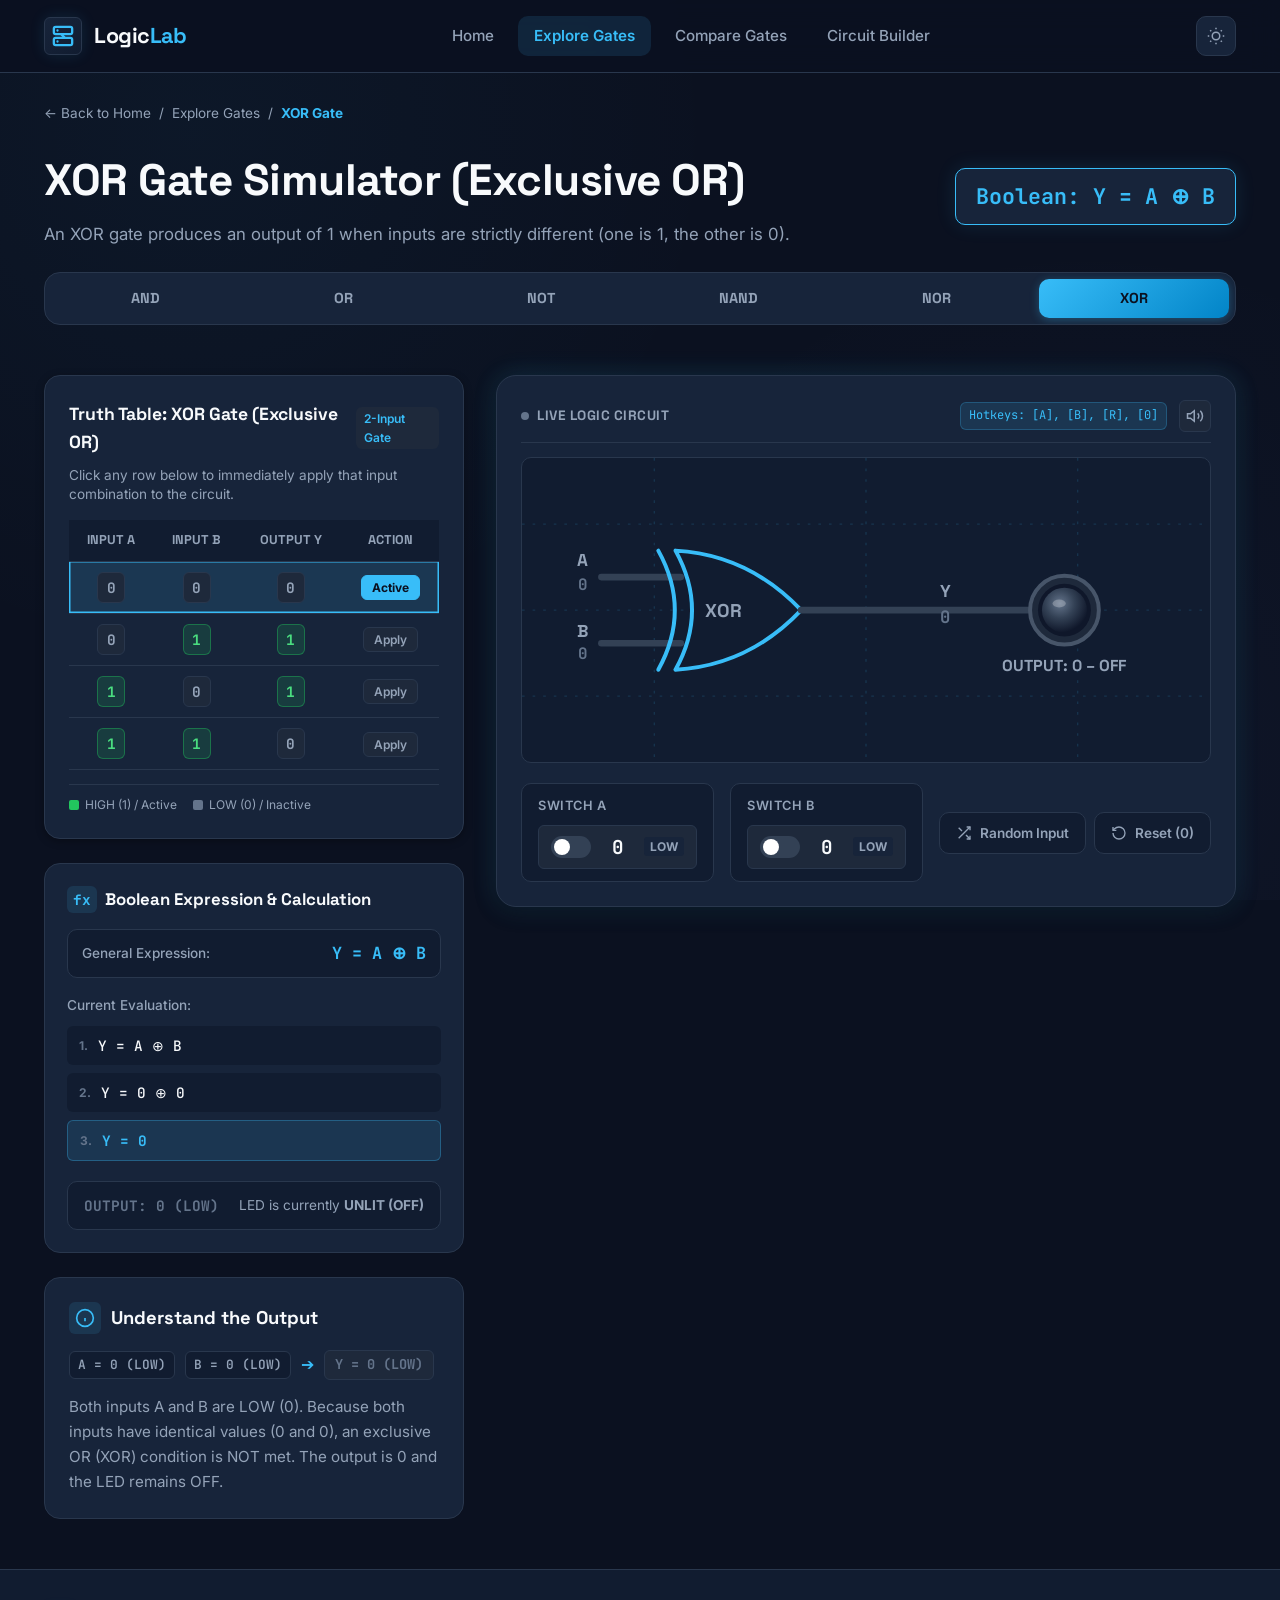
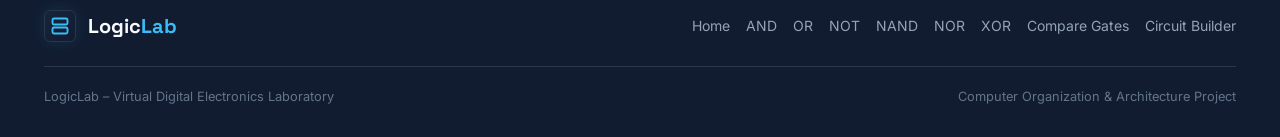
<file: pages/xor.html>
<!DOCTYPE html>
<html lang="en" data-theme="dark">
<head>
  <meta charset="UTF-8">
  <meta name="viewport" content="width=device-width, initial-scale=1.0">
  <title>XOR Gate Simulator (Exclusive OR) – LogicLab</title>
  <meta name="description" content="Interactive XOR gate (Exclusive OR) digital logic simulation. Experiment with binary inputs A and B, observe real-time animated circuit wire signals, LED response, truth table highlighting and Boolean expressions.">
  <link rel="stylesheet" href="../css/style.css">
  <link rel="icon" type="image/svg+xml" href="data:image/svg+xml,<svg xmlns='http://www.w3.org/2000/svg' viewBox='0 0 24 24' fill='%2338BDF8'><path d='M12 2v4M12 18v4M4.93 4.93l2.83 2.83M16.24 16.24l2.83 2.83M2 12h4M18 12h4M4.93 19.07l2.83-2.83M16.24 7.76l2.83-2.83'/></svg>">
</head>
<body>

  <!-- Navigation Bar -->
  <header class="site-header">
    <div class="container nav-container">
      <a href="../index.html" class="brand-logo" aria-label="LogicLab Home">
        <div class="brand-icon-wrap">
          <svg width="22" height="22" viewBox="0 0 24 24" fill="none" stroke="currentColor" stroke-width="2.5" stroke-linecap="round" stroke-linejoin="round">
            <rect x="2" y="2" width="20" height="8" rx="2"></rect>
            <rect x="2" y="14" width="20" height="8" rx="2"></rect>
            <line x1="6" y1="6" x2="6.01" y2="6"></line>
            <line x1="6" y1="18" x2="6.01" y2="18"></line>
            <line x1="10" y1="10" x2="14" y2="14"></line>
          </svg>
        </div>
        <span>Logic<span class="brand-title-accent">Lab</span></span>
      </a>

      <nav class="nav-links" id="nav-links" aria-label="Main Navigation">
        <a href="../index.html" class="nav-link">Home</a>
        <a href="../index.html#explore-gates" class="nav-link active-nav">Explore Gates</a>
        <a href="compare.html" class="nav-link">Compare Gates</a>
        <a href="circuit-builder.html" class="nav-link">Circuit Builder</a>
      </nav>

      <div class="nav-right-actions">
        <button type="button" class="btn-theme-toggle" id="theme-toggle-btn" aria-label="Toggle Theme Mode">
          <svg class="icon-sun" width="18" height="18" viewBox="0 0 24 24" fill="none" stroke="currentColor" stroke-width="2">
            <circle cx="12" cy="12" r="5"></circle>
            <line x1="12" y1="1" x2="12" y2="3"></line>
            <line x1="12" y1="21" x2="12" y2="23"></line>
            <line x1="4.22" y1="4.22" x2="5.64" y2="5.64"></line>
            <line x1="18.36" y1="18.36" x2="19.78" y2="19.78"></line>
            <line x1="1" y1="12" x2="3" y2="12"></line>
            <line x1="21" y1="12" x2="23" y2="12"></line>
            <line x1="4.22" y1="19.78" x2="5.64" y2="18.36"></line>
            <line x1="18.36" y1="5.64" x2="19.78" y2="4.22"></line>
          </svg>
          <svg class="icon-moon" style="display:none;" width="18" height="18" viewBox="0 0 24 24" fill="none" stroke="currentColor" stroke-width="2">
            <path d="M21 12.79A9 9 0 1 1 11.21 3 7 7 0 0 0 21 12.79z"></path>
          </svg>
        </button>

        <button type="button" class="mobile-menu-btn" id="mobile-menu-btn" aria-label="Toggle navigation menu" aria-expanded="false">
          <svg width="22" height="22" viewBox="0 0 24 24" fill="none" stroke="currentColor" stroke-width="2">
            <line x1="3" y1="12" x2="21" y2="12"></line>
            <line x1="3" y1="6" x2="21" y2="6"></line>
            <line x1="3" y1="18" x2="21" y2="18"></line>
          </svg>
        </button>
      </div>
    </div>
  </header>

  <main class="container">
    <div class="simulator-page-header">
      <div class="sim-breadcrumb-nav">
        <a href="../index.html">← Back to Home</a>
        <span>/</span>
        <span>Explore Gates</span>
        <span>/</span>
        <strong style="color: var(--accent-cyan);">XOR Gate</strong>
      </div>

      <div class="sim-gate-headline">
        <div class="sim-gate-title-block">
          <h1>XOR Gate Simulator (Exclusive OR)</h1>
          <p class="sim-gate-subtitle">An XOR gate produces an output of 1 when inputs are strictly different (one is 1, the other is 0).</p>
        </div>
        <div class="sim-gate-badge-expr">
          <code>Boolean: Y = A ⊕ B</code>
        </div>
      </div>

      <div class="quick-gate-switcher">
        <a href="and.html" class="quick-gate-btn">AND</a>
        <a href="or.html" class="quick-gate-btn">OR</a>
        <a href="not.html" class="quick-gate-btn">NOT</a>
        <a href="nand.html" class="quick-gate-btn">NAND</a>
        <a href="nor.html" class="quick-gate-btn">NOR</a>
        <a href="xor.html" class="quick-gate-btn active-gate-btn">XOR</a>
      </div>
    </div>

    <div class="simulation-two-col">
      <div class="sim-left-col">
        <div id="tt-target"></div>
        <div id="calc-target"></div>
        <div id="exp-target"></div>
      </div>

      <div class="sim-right-col">
        <div id="circuit-target"></div>
      </div>
    </div>
  </main>

  <!-- Footer -->
  <footer class="site-footer">
    <div class="container">
      <div class="footer-grid">
        <div class="footer-brand">
          <div class="brand-icon-wrap" style="width:32px; height:32px;">
            <svg width="18" height="18" viewBox="0 0 24 24" fill="none" stroke="currentColor" stroke-width="2.5">
              <rect x="2" y="2" width="20" height="8" rx="2"></rect>
              <rect x="2" y="14" width="20" height="8" rx="2"></rect>
            </svg>
          </div>
          <span>Logic<span class="brand-title-accent">Lab</span></span>
        </div>

        <nav class="footer-nav">
          <a href="../index.html">Home</a>
          <a href="and.html">AND</a>
          <a href="or.html">OR</a>
          <a href="not.html">NOT</a>
          <a href="nand.html">NAND</a>
          <a href="nor.html">NOR</a>
          <a href="xor.html">XOR</a>
          <a href="compare.html">Compare Gates</a>
          <a href="circuit-builder.html">Circuit Builder</a>
        </nav>
      </div>

      <div class="footer-bottom-line">
        <span>LogicLab – Virtual Digital Electronics Laboratory</span>
        <span>Computer Organization & Architecture Project</span>
      </div>
    </div>
  </footer>

  <script src="../js/logic.js"></script>
  <script src="../js/simulator.js"></script>
  <script src="../js/main.js"></script>
  <script>
    document.addEventListener('DOMContentLoaded', () => {
      LogicLabSimulator.initSimulation({
        gateId: 'XOR',
        circuitContainerId: 'circuit-target',
        truthTableContainerId: 'tt-target',
        calculationContainerId: 'calc-target',
        explanationContainerId: 'exp-target',
        initialInputs: { A: 0, B: 0 }
      });
    });
  </script>
</body>
</html>
</file>
<file: css/style.css>
/* ==========================================================================
   LOGICLAB - VIRTUAL DIGITAL ELECTRONICS LABORATORY
   Design System & Master Stylesheet
   ========================================================================== */

@import url('https://fonts.googleapis.com/css2?family=Inter:wght@300;400;500;600;700&family=JetBrains+Mono:wght@400;500;600;700&family=Space+Grotesk:wght@500;600;700&display=swap');

:root {
  /* Dark Laboratory Theme (Default) */
  --bg-primary: #0B1120;
  --bg-secondary: #111C30;
  --bg-card: #17243A;
  --bg-card-hover: #1E2E4A;
  --bg-surface: #1E293B;

  --accent-cyan: #38BDF8;
  --accent-cyan-glow: rgba(56, 189, 248, 0.4);
  --accent-cyan-subtle: rgba(56, 189, 248, 0.12);

  --accent-indigo: #818CF8;
  --accent-indigo-glow: rgba(129, 140, 248, 0.35);

  --led-on: #22C55E;
  --led-on-glow: 0 0 15px #22C55E, 0 0 30px rgba(34, 197, 94, 0.6);
  --led-off: #64748B;

  --text-main: #F8FAFC;
  --text-muted: #94A3B8;
  --text-dim: #64748B;

  --border-color: #29374D;
  --border-active: #38BDF8;
  --border-focus: rgba(56, 189, 248, 0.6);

  --font-heading: 'Space Grotesk', system-ui, -apple-system, sans-serif;
  --font-body: 'Inter', system-ui, -apple-system, sans-serif;
  --font-mono: 'JetBrains Mono', monospace;

  --radius-sm: 6px;
  --radius-md: 10px;
  --radius-lg: 16px;
  --radius-xl: 20px;

  --shadow-sm: 0 2px 8px rgba(0, 0, 0, 0.3);
  --shadow-md: 0 4px 20px rgba(0, 0, 0, 0.4);
  --shadow-lg: 0 10px 30px rgba(0, 0, 0, 0.5);
  --shadow-cyan: 0 0 25px rgba(56, 189, 248, 0.2);

  --transition-fast: 0.15s ease;
  --transition-normal: 0.25s ease;
  --transition-slow: 0.4s ease;
}

/* Optional Light Laboratory Theme */
[data-theme="light"] {
  --bg-primary: #F8FAFC;
  --bg-secondary: #EDF2F7;
  --bg-card: #FFFFFF;
  --bg-card-hover: #F1F5F9;
  --bg-surface: #E2E8F0;

  --accent-cyan: #0284C7;
  --accent-cyan-glow: rgba(2, 132, 199, 0.3);
  --accent-cyan-subtle: rgba(2, 132, 199, 0.08);

  --accent-indigo: #4F46E5;
  --accent-indigo-glow: rgba(79, 70, 229, 0.25);

  --led-on: #16A34A;
  --led-on-glow: 0 0 12px #16A34A, 0 0 22px rgba(22, 163, 74, 0.5);
  --led-off: #94A3B8;

  --text-main: #0F172A;
  --text-muted: #475569;
  --text-dim: #94A3B8;

  --border-color: #CBD5E1;
  --border-active: #0284C7;
  --border-focus: rgba(2, 132, 199, 0.5);

  --shadow-sm: 0 1px 3px rgba(0, 0, 0, 0.08);
  --shadow-md: 0 4px 12px rgba(0, 0, 0, 0.06);
  --shadow-lg: 0 10px 25px rgba(0, 0, 0, 0.08);
}

/* ==========================================================================
   Base & Reset
   ========================================================================== */
*, *::before, *::after {
  box-sizing: border-box;
  margin: 0;
  padding: 0;
}

html {
  scroll-behavior: smooth;
  font-size: 16px;
}

body {
  font-family: var(--font-body);
  background-color: var(--bg-primary);
  color: var(--text-main);
  line-height: 1.6;
  min-height: 100vh;
  display: flex;
  flex-direction: column;
  overflow-x: hidden;
  background-image: 
    radial-gradient(circle at 15% 15%, rgba(56, 189, 248, 0.04) 0%, transparent 40%),
    radial-gradient(circle at 85% 85%, rgba(129, 140, 248, 0.04) 0%, transparent 40%);
  background-attachment: fixed;
}

a {
  color: inherit;
  text-decoration: none;
}

button {
  cursor: pointer;
  font-family: inherit;
  border: none;
  background: none;
}

code {
  font-family: var(--font-mono);
}

.container {
  width: 100%;
  max-width: 1240px;
  margin: 0 auto;
  padding: 0 24px;
}

/* ==========================================================================
   Header & Navigation
   ========================================================================== */
.site-header {
  position: sticky;
  top: 0;
  z-index: 100;
  background-color: rgba(11, 17, 32, 0.88);
  backdrop-filter: blur(14px);
  -webkit-backdrop-filter: blur(14px);
  border-bottom: 1px solid var(--border-color);
  transition: all var(--transition-normal);
}

[data-theme="light"] .site-header {
  background-color: rgba(248, 250, 252, 0.92);
}

.header-scrolled {
  box-shadow: 0 4px 20px rgba(0, 0, 0, 0.4);
}

.nav-container {
  display: flex;
  align-items: center;
  justify-content: space-between;
  height: 72px;
}

.brand-logo {
  display: flex;
  align-items: center;
  gap: 12px;
  font-family: var(--font-heading);
  font-size: 1.35rem;
  font-weight: 700;
  letter-spacing: -0.5px;
  color: var(--text-main);
  transition: opacity var(--transition-fast);
}

.brand-logo:hover {
  opacity: 0.9;
}

.brand-icon-wrap {
  width: 38px;
  height: 38px;
  border-radius: var(--radius-sm);
  background: linear-gradient(135deg, var(--bg-card), var(--bg-secondary));
  border: 1px solid var(--border-color);
  display: flex;
  align-items: center;
  justify-content: center;
  color: var(--accent-cyan);
  box-shadow: 0 0 15px var(--accent-cyan-subtle);
}

.brand-title-accent {
  color: var(--accent-cyan);
}

.nav-links {
  display: flex;
  align-items: center;
  gap: 8px;
}

.nav-link {
  padding: 8px 16px;
  border-radius: var(--radius-md);
  font-size: 0.95rem;
  font-weight: 500;
  color: var(--text-muted);
  transition: all var(--transition-fast);
}

.nav-link:hover {
  color: var(--text-main);
  background-color: var(--bg-card);
}

.nav-link.active-nav {
  color: var(--accent-cyan);
  background-color: var(--accent-cyan-subtle);
  font-weight: 600;
}

.nav-right-actions {
  display: flex;
  align-items: center;
  gap: 12px;
}

.btn-theme-toggle {
  width: 40px;
  height: 40px;
  border-radius: var(--radius-md);
  border: 1px solid var(--border-color);
  background-color: var(--bg-card);
  color: var(--text-muted);
  display: flex;
  align-items: center;
  justify-content: center;
  transition: all var(--transition-fast);
}

.btn-theme-toggle:hover {
  color: var(--accent-cyan);
  border-color: var(--accent-cyan);
  background-color: var(--bg-card-hover);
}

.mobile-menu-btn {
  display: none;
  width: 40px;
  height: 40px;
  border-radius: var(--radius-md);
  border: 1px solid var(--border-color);
  background-color: var(--bg-card);
  color: var(--text-main);
  align-items: center;
  justify-content: center;
}

/* ==========================================================================
   Hero Section
   ========================================================================== */
.hero-section {
  padding: 60px 0 80px;
  position: relative;
  overflow: hidden;
}

.hero-grid {
  display: grid;
  grid-template-columns: 1.1fr 0.9fr;
  gap: 48px;
  align-items: center;
}

.hero-badge {
  display: inline-flex;
  align-items: center;
  gap: 8px;
  padding: 6px 14px;
  border-radius: 9999px;
  background-color: var(--accent-cyan-subtle);
  border: 1px solid rgba(56, 189, 248, 0.3);
  color: var(--accent-cyan);
  font-size: 0.82rem;
  font-weight: 600;
  letter-spacing: 0.5px;
  text-transform: uppercase;
  margin-bottom: 20px;
}

.hero-badge-pulse {
  width: 8px;
  height: 8px;
  border-radius: 50%;
  background-color: var(--accent-cyan);
  box-shadow: 0 0 8px var(--accent-cyan);
  animation: pulse 2s infinite;
}

.hero-title {
  font-family: var(--font-heading);
  font-size: 3.2rem;
  font-weight: 700;
  line-height: 1.15;
  letter-spacing: -1px;
  color: var(--text-main);
  margin-bottom: 20px;
}

.hero-title-highlight {
  background: linear-gradient(135deg, var(--accent-cyan), var(--accent-indigo));
  -webkit-background-clip: text;
  -webkit-text-fill-color: transparent;
}

.hero-subtitle {
  font-size: 1.125rem;
  line-height: 1.7;
  color: var(--text-muted);
  margin-bottom: 36px;
  max-width: 580px;
}

.hero-actions {
  display: flex;
  align-items: center;
  gap: 16px;
  flex-wrap: wrap;
}

.btn-primary {
  display: inline-flex;
  align-items: center;
  gap: 10px;
  padding: 14px 28px;
  border-radius: var(--radius-md);
  background: linear-gradient(135deg, var(--accent-cyan), #0284C7);
  color: #0B1120;
  font-family: var(--font-heading);
  font-size: 1rem;
  font-weight: 700;
  box-shadow: 0 4px 18px rgba(56, 189, 248, 0.35);
  transition: all var(--transition-normal);
}

.btn-primary:hover {
  transform: translateY(-2px);
  box-shadow: 0 6px 24px rgba(56, 189, 248, 0.5);
  filter: brightness(1.08);
}

.btn-secondary {
  display: inline-flex;
  align-items: center;
  gap: 10px;
  padding: 14px 28px;
  border-radius: var(--radius-md);
  background-color: var(--bg-card);
  border: 1px solid var(--border-color);
  color: var(--text-main);
  font-family: var(--font-heading);
  font-size: 1rem;
  font-weight: 600;
  transition: all var(--transition-normal);
}

.btn-secondary:hover {
  background-color: var(--bg-card-hover);
  border-color: var(--accent-cyan);
  transform: translateY(-2px);
}

/* Hero Circuit Visual Box */
.hero-visual-card {
  background-color: var(--bg-card);
  border: 1px solid var(--border-color);
  border-radius: var(--radius-xl);
  padding: 24px;
  box-shadow: var(--shadow-lg), var(--shadow-cyan);
  position: relative;
}

.hero-card-header {
  display: flex;
  align-items: center;
  justify-content: space-between;
  margin-bottom: 16px;
  padding-bottom: 12px;
  border-bottom: 1px solid var(--border-color);
}

.hero-card-title {
  display: flex;
  align-items: center;
  gap: 8px;
  font-size: 0.85rem;
  font-weight: 700;
  letter-spacing: 0.5px;
  color: var(--text-muted);
}

.status-dot {
  width: 8px;
  height: 8px;
  border-radius: 50%;
  background-color: var(--accent-cyan);
  box-shadow: 0 0 8px var(--accent-cyan);
}

.hero-hint-pill {
  font-size: 0.75rem;
  padding: 3px 8px;
  border-radius: var(--radius-sm);
  background-color: var(--bg-surface);
  color: var(--accent-cyan);
  border: 1px solid rgba(56, 189, 248, 0.2);
}

.hero-circuit-svg {
  width: 100%;
  height: auto;
  display: block;
}

.hero-switch-hitbox {
  cursor: pointer;
  transition: transform var(--transition-fast);
}

.hero-switch-hitbox:hover {
  transform: scale(1.04);
}

.hero-controls-bar {
  display: flex;
  align-items: center;
  justify-content: space-between;
  margin-top: 16px;
  padding-top: 12px;
  border-top: 1px solid var(--border-color);
}

.hero-switches-toggle-row {
  display: flex;
  gap: 12px;
}

.hero-btn-switch {
  padding: 6px 14px;
  border-radius: var(--radius-sm);
  font-size: 0.85rem;
  font-weight: 600;
  border: 1px solid var(--border-color);
  background-color: var(--bg-surface);
  color: var(--text-muted);
  display: flex;
  align-items: center;
  gap: 6px;
  transition: all var(--transition-fast);
}

.hero-btn-switch.switch-on {
  background-color: var(--accent-cyan-subtle);
  border-color: var(--accent-cyan);
  color: var(--accent-cyan);
}

.hero-out-text {
  font-family: var(--font-mono);
  font-size: 0.85rem;
  font-weight: 700;
}

.text-green { color: var(--led-on); text-shadow: 0 0 10px rgba(34, 197, 94, 0.4); }
.text-slate { color: var(--text-dim); }

/* ==========================================================================
   Section Header Commons
   ========================================================================== */
.section-wrapper {
  padding: 70px 0;
  border-top: 1px solid var(--border-color);
}

.section-head {
  text-align: center;
  max-width: 680px;
  margin: 0 auto 48px;
}

.section-tag {
  display: inline-block;
  font-size: 0.8rem;
  font-weight: 700;
  text-transform: uppercase;
  letter-spacing: 1px;
  color: var(--accent-cyan);
  margin-bottom: 10px;
}

.section-title {
  font-family: var(--font-heading);
  font-size: 2.25rem;
  font-weight: 700;
  letter-spacing: -0.5px;
  color: var(--text-main);
  margin-bottom: 12px;
}

.section-desc {
  font-size: 1.05rem;
  color: var(--text-muted);
}

/* ==========================================================================
   Component A: Meet the Logic Gates (Cards Grid)
   ========================================================================== */
.gates-grid {
  display: grid;
  grid-template-columns: repeat(3, 1fr);
  gap: 24px;
}

.gate-card {
  background-color: var(--bg-card);
  border: 1px solid var(--border-color);
  border-radius: var(--radius-lg);
  padding: 24px;
  display: flex;
  flex-direction: column;
  transition: all var(--transition-normal);
  position: relative;
  overflow: hidden;
}

.gate-card::before {
  content: '';
  position: absolute;
  top: 0;
  left: 0;
  width: 100%;
  height: 3px;
  background: linear-gradient(90deg, var(--accent-cyan), var(--accent-indigo));
  opacity: 0;
  transition: opacity var(--transition-fast);
}

.gate-card:hover {
  transform: translateY(-4px);
  border-color: var(--accent-cyan);
  box-shadow: var(--shadow-md), 0 0 20px var(--accent-cyan-subtle);
  background-color: var(--bg-card-hover);
}

.gate-card:hover::before {
  opacity: 1;
}

.gate-card-top {
  display: flex;
  align-items: center;
  justify-content: space-between;
  margin-bottom: 16px;
}

.gate-card-title {
  font-family: var(--font-heading);
  font-size: 1.35rem;
  font-weight: 700;
  color: var(--text-main);
}

.gate-card-type-badge {
  font-size: 0.75rem;
  padding: 3px 8px;
  border-radius: var(--radius-sm);
  background-color: var(--bg-surface);
  color: var(--accent-cyan);
  border: 1px solid rgba(56, 189, 248, 0.2);
  font-weight: 600;
}

.gate-card-symbol-frame {
  height: 110px;
  background-color: var(--bg-secondary);
  border-radius: var(--radius-md);
  border: 1px solid var(--border-color);
  display: flex;
  align-items: center;
  justify-content: center;
  padding: 10px;
  margin-bottom: 16px;
}

.gate-card-symbol-frame svg {
  max-width: 100%;
  max-height: 90px;
}

.gate-card-expr {
  font-family: var(--font-mono);
  font-size: 1.05rem;
  font-weight: 700;
  color: var(--accent-cyan);
  background-color: var(--bg-surface);
  padding: 8px 12px;
  border-radius: var(--radius-sm);
  margin-bottom: 12px;
  text-align: center;
}

.gate-card-desc {
  font-size: 0.9rem;
  color: var(--text-muted);
  line-height: 1.5;
  margin-bottom: 20px;
  flex-grow: 1;
}

.gate-card-action {
  display: flex;
  align-items: center;
  justify-content: space-between;
  padding-top: 14px;
  border-top: 1px solid var(--border-color);
  font-size: 0.875rem;
  font-weight: 600;
  color: var(--accent-cyan);
}

.gate-card:hover .gate-card-action span {
  text-decoration: underline;
}

/* ==========================================================================
   Component B: Interactive Truth Table Preview
   ========================================================================== */
.truth-preview-card {
  background-color: var(--bg-card);
  border: 1px solid var(--border-color);
  border-radius: var(--radius-xl);
  padding: 36px;
  box-shadow: var(--shadow-md);
}

.truth-preview-grid {
  display: grid;
  grid-template-columns: 1fr 1fr;
  gap: 40px;
  align-items: center;
}

.tt-preview-table-wrap table {
  width: 100%;
  border-collapse: collapse;
  font-family: var(--font-body);
}

.tt-preview-table-wrap th {
  background-color: var(--bg-secondary);
  color: var(--text-muted);
  font-family: var(--font-heading);
  font-size: 0.85rem;
  font-weight: 700;
  text-transform: uppercase;
  padding: 12px 16px;
  text-align: center;
  border-bottom: 1px solid var(--border-color);
}

.tt-preview-row {
  cursor: pointer;
  border-bottom: 1px solid var(--border-color);
  transition: all var(--transition-fast);
}

.tt-preview-row:hover {
  background-color: var(--bg-card-hover);
}

.tt-preview-row.selected-preview-row {
  background-color: var(--accent-cyan-subtle);
  border-color: var(--accent-cyan);
  box-shadow: inset 0 0 0 1px var(--accent-cyan);
}

.tt-preview-row td {
  padding: 12px 16px;
  text-align: center;
}

.bit-badge {
  display: inline-block;
  min-width: 28px;
  padding: 3px 8px;
  border-radius: var(--radius-sm);
  font-family: var(--font-mono);
  font-weight: 700;
  font-size: 0.9rem;
  background-color: var(--bg-surface);
  border: 1px solid var(--border-color);
  color: var(--text-main);
}

.bit-badge.bit-1, .bit-badge.bit-high {
  background-color: rgba(34, 197, 94, 0.15);
  border-color: rgba(34, 197, 94, 0.4);
  color: #4ADE80;
}

.bit-badge.bit-0, .bit-badge.bit-low {
  background-color: var(--bg-surface);
  color: var(--text-muted);
}

.truth-preview-expl {
  display: flex;
  flex-direction: column;
  gap: 18px;
}

.truth-preview-expl h3 {
  font-family: var(--font-heading);
  font-size: 1.45rem;
  color: var(--text-main);
}

.truth-preview-expl p {
  color: var(--text-muted);
  font-size: 0.95rem;
  line-height: 1.6;
}

.selected-state-readout {
  background-color: var(--bg-secondary);
  border: 1px solid var(--border-color);
  border-radius: var(--radius-md);
  padding: 16px;
  display: flex;
  align-items: center;
  justify-content: space-between;
}

.readout-vals {
  display: flex;
  align-items: center;
  gap: 12px;
  font-family: var(--font-mono);
  font-size: 0.95rem;
}

.readout-arrow {
  color: var(--text-dim);
}

.preview-y-badge {
  font-family: var(--font-mono);
  font-weight: 700;
  font-size: 1.05rem;
}

.badge-high { color: var(--led-on); }
.badge-low { color: var(--text-dim); }

.status-indicator-tag {
  font-size: 0.8rem;
  font-weight: 600;
  padding: 4px 10px;
  border-radius: 9999px;
}

.tag-success {
  background-color: rgba(34, 197, 94, 0.15);
  color: #4ADE80;
  border: 1px solid rgba(34, 197, 94, 0.3);
}

.tag-inactive {
  background-color: var(--bg-surface);
  color: var(--text-dim);
  border: 1px solid var(--border-color);
}

/* ==========================================================================
   Component C: Live Circuit Preview (Home Page)
   ========================================================================== */
.live-preview-box {
  background-color: var(--bg-card);
  border: 1px solid var(--border-color);
  border-radius: var(--radius-xl);
  padding: 32px;
  box-shadow: var(--shadow-md);
}

.live-preview-grid {
  display: grid;
  grid-template-columns: 1.2fr 0.8fr;
  gap: 36px;
  align-items: center;
}

.live-circuit-canvas-wrap {
  background-color: var(--bg-secondary);
  border: 1px solid var(--border-color);
  border-radius: var(--radius-lg);
  padding: 20px;
}

.live-switches-row {
  display: flex;
  gap: 14px;
  margin-top: 16px;
}

.live-sw-btn {
  flex: 1;
  padding: 10px 14px;
  border-radius: var(--radius-md);
  border: 1px solid var(--border-color);
  background-color: var(--bg-surface);
  color: var(--text-muted);
  display: flex;
  align-items: center;
  justify-content: space-between;
  font-weight: 600;
  transition: all var(--transition-fast);
}

.live-sw-btn.active-switch {
  border-color: var(--accent-cyan);
  background-color: var(--accent-cyan-subtle);
  color: var(--accent-cyan);
}

.live-sw-btn .sw-val {
  font-family: var(--font-mono);
  font-weight: 700;
  font-size: 1.1rem;
}

.live-expl-panel {
  display: flex;
  flex-direction: column;
  gap: 16px;
}

.lp-status-badge {
  display: inline-block;
  padding: 8px 16px;
  border-radius: var(--radius-md);
  font-family: var(--font-mono);
  font-weight: 700;
  font-size: 1rem;
  width: fit-content;
}

.lp-status-badge.badge-on {
  background-color: rgba(34, 197, 94, 0.15);
  border: 1px solid rgba(34, 197, 94, 0.4);
  color: #4ADE80;
}

.lp-status-badge.badge-off {
  background-color: var(--bg-surface);
  border: 1px solid var(--border-color);
  color: var(--text-dim);
}

/* ==========================================================================
   Component D: Binary Signal Visualisation (Home Page)
   ========================================================================== */
.waveform-section-card {
  background-color: var(--bg-card);
  border: 1px solid var(--border-color);
  border-radius: var(--radius-xl);
  padding: 36px;
  box-shadow: var(--shadow-md);
}

.waveform-canvas-container {
  background-color: var(--bg-secondary);
  border: 1px solid var(--border-color);
  border-radius: var(--radius-lg);
  padding: 16px;
  margin-bottom: 24px;
  position: relative;
  overflow: hidden;
}

#waveform-canvas {
  width: 100%;
  height: 200px;
  display: block;
}

.waveform-controls-bar {
  display: flex;
  align-items: center;
  justify-content: space-between;
  gap: 16px;
  flex-wrap: wrap;
  padding-top: 16px;
  border-top: 1px solid var(--border-color);
}

.waveform-bit-editor {
  display: flex;
  align-items: center;
  gap: 8px;
  flex-wrap: wrap;
}

.bit-editor-label {
  font-size: 0.85rem;
  font-weight: 600;
  color: var(--text-muted);
}

.btn-waveform-bit {
  width: 34px;
  height: 34px;
  border-radius: var(--radius-sm);
  background-color: var(--bg-surface);
  border: 1px solid var(--border-color);
  color: var(--text-dim);
  font-family: var(--font-mono);
  font-weight: 700;
  font-size: 0.95rem;
  transition: all var(--transition-fast);
}

.btn-waveform-bit.bit-active {
  background-color: var(--accent-cyan-subtle);
  border-color: var(--accent-cyan);
  color: var(--accent-cyan);
  box-shadow: 0 0 10px var(--accent-cyan-subtle);
}

.btn-waveform-control {
  padding: 8px 16px;
  border-radius: var(--radius-md);
  border: 1px solid var(--border-color);
  background-color: var(--bg-surface);
  color: var(--text-main);
  font-size: 0.85rem;
  font-weight: 600;
  transition: all var(--transition-fast);
}

.btn-waveform-control:hover {
  border-color: var(--accent-cyan);
  color: var(--accent-cyan);
}

.btn-waveform-control.btn-paused {
  background-color: rgba(239, 68, 68, 0.15);
  border-color: #EF4444;
  color: #EF4444;
}

.waveform-theory-box {
  margin-top: 20px;
  padding: 16px 20px;
  border-radius: var(--radius-md);
  background-color: var(--bg-secondary);
  border-left: 3px solid var(--accent-cyan);
  font-size: 0.925rem;
  color: var(--text-muted);
  line-height: 1.6;
}

/* ==========================================================================
   PAGE 2: INDIVIDUAL SIMULATOR LAYOUT (AND, OR, NOT, NAND, NOR, XOR)
   ========================================================================== */
.simulator-page-header {
  padding: 30px 0 20px;
}

.sim-breadcrumb-nav {
  display: flex;
  align-items: center;
  gap: 8px;
  font-size: 0.85rem;
  color: var(--text-muted);
  margin-bottom: 20px;
}

.sim-breadcrumb-nav a:hover {
  color: var(--accent-cyan);
}

.sim-gate-headline {
  display: flex;
  align-items: center;
  justify-content: space-between;
  gap: 20px;
  flex-wrap: wrap;
  margin-bottom: 24px;
}

.sim-gate-title-block h1 {
  font-family: var(--font-heading);
  font-size: 2.75rem;
  font-weight: 700;
  letter-spacing: -0.5px;
  color: var(--text-main);
  margin-bottom: 6px;
}

.sim-gate-subtitle {
  font-size: 1.05rem;
  color: var(--text-muted);
}

.sim-gate-badge-expr {
  font-family: var(--font-mono);
  font-size: 1.35rem;
  font-weight: 700;
  padding: 10px 20px;
  border-radius: var(--radius-md);
  background-color: var(--bg-card);
  border: 1px solid var(--accent-cyan);
  color: var(--accent-cyan);
  box-shadow: 0 0 20px var(--accent-cyan-subtle);
}

/* Quick Gate Switcher Bar */
.quick-gate-switcher {
  display: flex;
  gap: 8px;
  background-color: var(--bg-card);
  padding: 6px;
  border-radius: var(--radius-lg);
  border: 1px solid var(--border-color);
  margin-bottom: 30px;
  overflow-x: auto;
}

.quick-gate-btn {
  flex: 1;
  min-width: 90px;
  padding: 8px 14px;
  border-radius: var(--radius-md);
  text-align: center;
  font-family: var(--font-heading);
  font-size: 0.9rem;
  font-weight: 700;
  color: var(--text-muted);
  transition: all var(--transition-fast);
}

.quick-gate-btn:hover {
  color: var(--text-main);
  background-color: var(--bg-surface);
}

.quick-gate-btn.active-gate-btn {
  color: #0B1120;
  background: linear-gradient(135deg, var(--accent-cyan), #0284C7);
  box-shadow: 0 2px 10px rgba(56, 189, 248, 0.3);
}

/* Two-Column Simulation Area */
.simulation-two-col {
  display: grid;
  grid-template-columns: 420px 1fr;
  gap: 32px;
  align-items: start;
  margin-bottom: 50px;
}

/* Left Column: Truth Table & Explanations */
.sim-left-col {
  display: flex;
  flex-direction: column;
  gap: 24px;
}

.truth-table-card {
  background-color: var(--bg-card);
  border: 1px solid var(--border-color);
  border-radius: var(--radius-lg);
  padding: 24px;
  box-shadow: var(--shadow-sm);
}

.table-header-bar {
  display: flex;
  align-items: center;
  justify-content: space-between;
  margin-bottom: 10px;
}

.table-title {
  font-family: var(--font-heading);
  font-size: 1.1rem;
  font-weight: 700;
  color: var(--text-main);
}

.table-badge {
  font-size: 0.75rem;
  padding: 2px 8px;
  border-radius: var(--radius-sm);
  background-color: var(--bg-surface);
  color: var(--accent-cyan);
  font-weight: 600;
}

.table-instruction {
  font-size: 0.85rem;
  color: var(--text-muted);
  margin-bottom: 16px;
  line-height: 1.4;
}

.table-responsive-wrapper {
  overflow-x: auto;
}

.logic-truth-table {
  width: 100%;
  border-collapse: collapse;
}

.logic-truth-table th {
  background-color: var(--bg-secondary);
  color: var(--text-muted);
  font-family: var(--font-heading);
  font-size: 0.8rem;
  font-weight: 700;
  text-transform: uppercase;
  padding: 10px 12px;
  text-align: center;
  border-bottom: 1px solid var(--border-color);
}

.tt-row {
  cursor: pointer;
  border-bottom: 1px solid var(--border-color);
  transition: all var(--transition-fast);
}

.tt-row:hover {
  background-color: var(--bg-card-hover);
}

.tt-row.active-row {
  background-color: var(--accent-cyan-subtle);
  box-shadow: inset 0 0 0 1.5px var(--accent-cyan);
}

.tt-row td {
  padding: 10px 12px;
  text-align: center;
}

.btn-select-row {
  padding: 4px 10px;
  border-radius: var(--radius-sm);
  font-size: 0.75rem;
  font-weight: 600;
  background-color: var(--bg-surface);
  border: 1px solid var(--border-color);
  color: var(--text-muted);
  transition: all var(--transition-fast);
}

.tt-row.active-row .btn-select-row {
  background-color: var(--accent-cyan);
  border-color: var(--accent-cyan);
  color: #0B1120;
  font-weight: 700;
}

.table-legend {
  display: flex;
  align-items: center;
  gap: 16px;
  margin-top: 14px;
  padding-top: 10px;
  border-top: 1px solid var(--border-color);
  font-size: 0.75rem;
  color: var(--text-muted);
}

.legend-item {
  display: flex;
  align-items: center;
  gap: 6px;
}

.legend-color {
  width: 10px;
  height: 10px;
  border-radius: 2px;
}

.legend-high { background-color: var(--led-on); }
.legend-low { background-color: var(--text-dim); }

/* Right Column: Circuit Simulator Box */
.sim-right-col {
  display: flex;
  flex-direction: column;
  gap: 24px;
}

/* Keyboard Hint Pill in Circuit Header */
.circuit-header-controls {
  display: flex;
  align-items: center;
  gap: 12px;
}

.keyboard-hint-pill {
  font-size: 0.75rem;
  font-family: var(--font-mono);
  color: var(--accent-cyan);
  background-color: var(--accent-cyan-subtle);
  border: 1px solid rgba(56, 189, 248, 0.25);
  padding: 3px 8px;
  border-radius: var(--radius-sm);
  display: inline-block;
}

@media (max-width: 600px) {
  .keyboard-hint-pill {
    display: none;
  }
}

/* Comparison Quick Preset Chips Bar */
.comp-presets-bar {
  display: flex;
  align-items: center;
  gap: 12px;
  margin-bottom: 16px;
  flex-wrap: wrap;
}

.comp-presets-label {
  font-size: 0.8rem;
  font-weight: 700;
  text-transform: uppercase;
  color: var(--text-muted);
  letter-spacing: 0.5px;
}

.comp-preset-chips {
  display: flex;
  gap: 8px;
  flex-wrap: wrap;
}

.comp-preset-btn {
  padding: 6px 12px;
  border-radius: var(--radius-sm);
  background-color: var(--bg-card);
  border: 1px solid var(--border-color);
  color: var(--text-muted);
  font-size: 0.8rem;
  font-weight: 600;
  transition: all var(--transition-fast);
}

.comp-preset-btn:hover {
  border-color: var(--accent-cyan);
  color: var(--accent-cyan);
  background-color: var(--bg-card-hover);
}

.comp-preset-btn.btn-active-preset {
  background-color: var(--accent-cyan-subtle);
  border-color: var(--accent-cyan);
  color: var(--accent-cyan);
}

/* Builder Gate Library Palette */
.builder-palette-bar {
  display: flex;
  align-items: center;
  gap: 16px;
  background-color: var(--bg-secondary);
  border: 1px solid var(--border-color);
  border-radius: var(--radius-lg);
  padding: 12px 18px;
  margin-bottom: 20px;
  flex-wrap: wrap;
}

.palette-title-group {
  display: flex;
  align-items: center;
  gap: 8px;
  font-family: var(--font-heading);
  font-size: 0.85rem;
  font-weight: 700;
  color: var(--text-main);
  text-transform: uppercase;
  letter-spacing: 0.5px;
}

.palette-chips-row {
  display: flex;
  gap: 8px;
  flex-wrap: wrap;
  flex: 1;
}

.palette-chip {
  display: flex;
  align-items: center;
  gap: 8px;
  padding: 6px 12px;
  border-radius: var(--radius-sm);
  background-color: var(--bg-card);
  border: 1px solid var(--border-color);
  color: var(--text-muted);
  font-size: 0.82rem;
  font-weight: 600;
  transition: all var(--transition-fast);
}

.palette-chip:hover {
  border-color: var(--accent-cyan);
  color: var(--text-main);
  background-color: var(--bg-card-hover);
  transform: translateY(-1px);
}

.palette-chip.chip-active {
  background-color: var(--accent-cyan-subtle);
  border-color: var(--accent-cyan);
  color: var(--accent-cyan);
}

.chip-name {
  font-weight: 700;
  font-family: var(--font-heading);
}

.chip-expr {
  font-family: var(--font-mono);
  font-size: 0.75rem;
  color: var(--text-dim);
}

.palette-chip.chip-active .chip-expr {
  color: var(--accent-cyan);
}

.circuit-wrapper {
  background-color: var(--bg-card);
  border: 1px solid var(--border-color);
  border-radius: var(--radius-xl);
  padding: 24px;
  box-shadow: var(--shadow-md), var(--shadow-cyan);
}

.circuit-canvas-header {
  display: flex;
  align-items: center;
  justify-content: space-between;
  margin-bottom: 14px;
  padding-bottom: 10px;
  border-bottom: 1px solid var(--border-color);
}

.circuit-title-badge {
  display: flex;
  align-items: center;
  gap: 8px;
  font-family: var(--font-heading);
  font-size: 0.85rem;
  font-weight: 700;
  letter-spacing: 0.5px;
  color: var(--text-muted);
}

.circuit-indicator-dot {
  width: 8px;
  height: 8px;
  border-radius: 50%;
  background-color: var(--text-dim);
}

.circuit-indicator-dot.dot-active {
  background-color: var(--led-on);
  box-shadow: 0 0 8px var(--led-on);
}

.sound-toggle-btn {
  width: 32px;
  height: 32px;
  border-radius: var(--radius-sm);
  background-color: var(--bg-surface);
  border: 1px solid var(--border-color);
  color: var(--text-muted);
  display: flex;
  align-items: center;
  justify-content: center;
  cursor: pointer;
  transition: all var(--transition-fast);
}

.sound-toggle-btn:hover {
  color: var(--accent-cyan);
  border-color: var(--accent-cyan);
}

.sound-toggle-btn.sound-muted {
  color: var(--text-dim);
  opacity: 0.5;
}

.circuit-svg {
  width: 100%;
  height: auto;
  display: block;
  background-color: var(--bg-secondary);
  border-radius: var(--radius-md);
  border: 1px solid var(--border-color);
}

/* Interactive Switches Bar */
.interactive-switches-bar {
  display: flex;
  align-items: center;
  gap: 16px;
  margin-top: 20px;
  flex-wrap: wrap;
}

.switch-control-card {
  flex: 1;
  min-width: 150px;
  background-color: var(--bg-secondary);
  border: 1px solid var(--border-color);
  border-radius: var(--radius-md);
  padding: 12px 16px;
  display: flex;
  flex-direction: column;
  gap: 8px;
}

.switch-label {
  font-size: 0.8rem;
  font-weight: 600;
  color: var(--text-muted);
  text-transform: uppercase;
  letter-spacing: 0.5px;
}

.logic-toggle-btn {
  display: flex;
  align-items: center;
  justify-content: space-between;
  padding: 8px 12px;
  border-radius: var(--radius-sm);
  background-color: var(--bg-surface);
  border: 1px solid var(--border-color);
  transition: all var(--transition-fast);
}

.logic-toggle-btn:hover {
  border-color: var(--accent-cyan);
}

.logic-toggle-btn.btn-active-high {
  background-color: var(--accent-cyan-subtle);
  border-color: var(--accent-cyan);
}

.toggle-slider {
  width: 40px;
  height: 22px;
  background-color: #334155;
  border-radius: 9999px;
  position: relative;
  transition: background-color var(--transition-fast);
}

.logic-toggle-btn.btn-active-high .toggle-slider {
  background-color: var(--accent-cyan);
}

.slider-thumb {
  position: absolute;
  top: 3px;
  left: 3px;
  width: 16px;
  height: 16px;
  border-radius: 50%;
  background-color: #FFFFFF;
  transition: transform var(--transition-fast);
}

.logic-toggle-btn.btn-active-high .slider-thumb {
  transform: translateX(18px);
}

.toggle-binary-text {
  font-family: var(--font-mono);
  font-size: 1.2rem;
  font-weight: 700;
  color: var(--text-main);
}

.logic-toggle-btn.btn-active-high .toggle-binary-text {
  color: var(--accent-cyan);
}

.toggle-state-text {
  font-size: 0.75rem;
  font-weight: 700;
  padding: 2px 6px;
  border-radius: 3px;
  background-color: var(--bg-card);
  color: var(--text-muted);
}

.logic-toggle-btn.btn-active-high .toggle-state-text {
  background-color: var(--accent-cyan);
  color: #0B1120;
}

.quick-actions-card {
  display: flex;
  gap: 8px;
}

.btn-action {
  padding: 12px 16px;
  border-radius: var(--radius-md);
  border: 1px solid var(--border-color);
  background-color: var(--bg-secondary);
  color: var(--text-muted);
  font-size: 0.85rem;
  font-weight: 600;
  display: flex;
  align-items: center;
  gap: 8px;
  transition: all var(--transition-fast);
}

.btn-action:hover {
  background-color: var(--bg-card-hover);
  border-color: var(--accent-cyan);
  color: var(--text-main);
}

/* Boolean Expression & Step Evaluation Card */
.calc-card {
  background-color: var(--bg-card);
  border: 1px solid var(--border-color);
  border-radius: var(--radius-lg);
  padding: 22px;
}

.calc-header {
  display: flex;
  align-items: center;
  gap: 8px;
  margin-bottom: 16px;
}

.calc-icon {
  font-family: var(--font-mono);
  font-size: 0.9rem;
  font-weight: 700;
  padding: 2px 6px;
  border-radius: var(--radius-sm);
  background-color: var(--accent-cyan-subtle);
  color: var(--accent-cyan);
}

.calc-header h4 {
  font-family: var(--font-heading);
  font-size: 1.05rem;
  color: var(--text-main);
}

.calc-formula-display {
  display: flex;
  flex-direction: column;
  gap: 14px;
}

.formula-general {
  display: flex;
  align-items: center;
  justify-content: space-between;
  padding: 10px 14px;
  border-radius: var(--radius-md);
  background-color: var(--bg-secondary);
  border: 1px solid var(--border-color);
}

.formula-label {
  font-size: 0.85rem;
  color: var(--text-muted);
  font-weight: 500;
}

.code-formula {
  font-size: 1.05rem;
  font-weight: 700;
  color: var(--accent-cyan);
}

.step-list {
  display: flex;
  flex-direction: column;
  gap: 8px;
  margin-top: 8px;
}

.step-item {
  display: flex;
  align-items: center;
  gap: 10px;
  padding: 8px 12px;
  border-radius: var(--radius-sm);
  background-color: var(--bg-secondary);
  font-size: 0.9rem;
}

.step-num {
  font-size: 0.75rem;
  color: var(--text-dim);
  font-weight: 700;
}

.code-step {
  color: var(--text-main);
  font-weight: 500;
}

.step-item.step-result {
  background-color: var(--accent-cyan-subtle);
  border: 1px solid rgba(56, 189, 248, 0.3);
}

.step-item.step-result .code-step {
  color: var(--accent-cyan);
  font-weight: 700;
}

.result-statement {
  display: flex;
  align-items: center;
  justify-content: space-between;
  padding: 12px 16px;
  border-radius: var(--radius-md);
  margin-top: 6px;
  flex-wrap: wrap;
  gap: 8px;
}

.result-statement.state-high {
  background-color: rgba(34, 197, 94, 0.15);
  border: 1px solid rgba(34, 197, 94, 0.4);
}

.result-statement.state-low {
  background-color: var(--bg-secondary);
  border: 1px solid var(--border-color);
}

.result-badge {
  font-family: var(--font-mono);
  font-size: 0.9rem;
  font-weight: 700;
}

.state-high .result-badge { color: #4ADE80; }
.state-low .result-badge { color: var(--text-dim); }

.result-detail {
  font-size: 0.85rem;
  color: var(--text-muted);
}

/* Explanation Card: "Understand the Output" */
.explanation-card {
  background-color: var(--bg-card);
  border: 1px solid var(--border-color);
  border-radius: var(--radius-lg);
  padding: 24px;
}

.exp-header {
  display: flex;
  align-items: center;
  gap: 10px;
  margin-bottom: 16px;
}

.exp-icon-wrap {
  width: 32px;
  height: 32px;
  border-radius: var(--radius-sm);
  background-color: var(--accent-cyan-subtle);
  color: var(--accent-cyan);
  display: flex;
  align-items: center;
  justify-content: center;
}

.exp-header h4 {
  font-family: var(--font-heading);
  font-size: 1.15rem;
  color: var(--text-main);
}

.current-states-tag {
  display: flex;
  align-items: center;
  gap: 10px;
  margin-bottom: 14px;
  flex-wrap: wrap;
}

.tag-input {
  font-family: var(--font-mono);
  font-size: 0.8rem;
  font-weight: 600;
  padding: 3px 8px;
  border-radius: var(--radius-sm);
  background-color: var(--bg-secondary);
  border: 1px solid var(--border-color);
  color: var(--text-muted);
}

.tag-arrow {
  color: var(--accent-cyan);
  font-weight: 700;
}

.tag-output {
  font-family: var(--font-mono);
  font-size: 0.85rem;
  font-weight: 700;
  padding: 3px 10px;
  border-radius: var(--radius-sm);
}

.out-high {
  background-color: rgba(34, 197, 94, 0.15);
  border: 1px solid rgba(34, 197, 94, 0.4);
  color: #4ADE80;
}

.out-low {
  background-color: var(--bg-surface);
  border: 1px solid var(--border-color);
  color: var(--text-dim);
}

.explanation-text {
  font-size: 0.95rem;
  line-height: 1.65;
  color: var(--text-muted);
}

/* ==========================================================================
   PAGE 3: COMPARE GATES STYLES
   ========================================================================== */
.comp-control-bar {
  background-color: var(--bg-card);
  border: 1px solid var(--border-color);
  border-radius: var(--radius-xl);
  padding: 24px;
  margin-bottom: 32px;
  display: flex;
  align-items: center;
  justify-content: space-between;
  gap: 24px;
  flex-wrap: wrap;
}

.comp-selector-group {
  display: flex;
  align-items: center;
  gap: 16px;
  flex-wrap: wrap;
}

.selector-unit {
  display: flex;
  flex-direction: column;
  gap: 6px;
}

.selector-unit label {
  font-size: 0.8rem;
  font-weight: 600;
  color: var(--text-muted);
  text-transform: uppercase;
}

.comp-select {
  padding: 10px 16px;
  border-radius: var(--radius-md);
  background-color: var(--bg-secondary);
  border: 1px solid var(--border-color);
  color: var(--text-main);
  font-family: var(--font-heading);
  font-size: 0.95rem;
  font-weight: 600;
  outline: none;
  cursor: pointer;
}

.comp-select:focus {
  border-color: var(--accent-cyan);
}

.comp-vs-badge {
  font-family: var(--font-heading);
  font-size: 1.1rem;
  font-weight: 700;
  color: var(--accent-cyan);
  align-self: flex-end;
  padding-bottom: 8px;
}

.comp-shared-switches {
  display: flex;
  align-items: flex-end;
  gap: 12px;
}

.comp-dual-grid {
  display: grid;
  grid-template-columns: 1fr 1fr;
  gap: 28px;
  margin-bottom: 36px;
}

.comp-gate-panel {
  background-color: var(--bg-card);
  border: 1px solid var(--border-color);
  border-radius: var(--radius-xl);
  padding: 24px;
  box-shadow: var(--shadow-sm);
}

.comp-gate-header {
  display: flex;
  align-items: center;
  justify-content: space-between;
  margin-bottom: 16px;
}

.comp-gate-name {
  font-family: var(--font-heading);
  font-size: 1.3rem;
  font-weight: 700;
  color: var(--text-main);
}

.comp-gate-expr code {
  font-family: var(--font-mono);
  font-weight: 700;
  font-size: 1rem;
  color: var(--accent-cyan);
}

.comp-circuit-box {
  background-color: var(--bg-secondary);
  border-radius: var(--radius-md);
  border: 1px solid var(--border-color);
  padding: 16px;
  margin-bottom: 16px;
}

.comp-circuit-svg {
  width: 100%;
  height: auto;
  display: block;
}

.comp-gate-summary {
  font-size: 0.9rem;
  color: var(--text-muted);
  line-height: 1.5;
}

.comp-table-card {
  background-color: var(--bg-card);
  border: 1px solid var(--border-color);
  border-radius: var(--radius-xl);
  padding: 28px;
  margin-bottom: 32px;
}

.comp-table-row.active-comp-row {
  background-color: var(--accent-cyan-subtle);
  box-shadow: inset 0 0 0 1.5px var(--accent-cyan);
}

.col-center {
  text-align: center;
}

.rel-badge {
  display: inline-block;
  padding: 3px 10px;
  border-radius: var(--radius-sm);
  font-size: 0.8rem;
  font-weight: 700;
}

.badge-match {
  background-color: rgba(34, 197, 94, 0.15);
  color: #4ADE80;
  border: 1px solid rgba(34, 197, 94, 0.3);
}

.badge-diff {
  background-color: rgba(239, 68, 68, 0.15);
  color: #F87171;
  border: 1px solid rgba(239, 68, 68, 0.3);
}

.insight-box {
  background-color: var(--bg-card);
  border: 1px solid var(--border-color);
  border-left: 4px solid var(--accent-indigo);
  border-radius: var(--radius-lg);
  padding: 20px 24px;
}

.insight-title {
  display: flex;
  align-items: center;
  gap: 8px;
  font-family: var(--font-heading);
  font-size: 1.05rem;
  font-weight: 700;
  color: var(--accent-indigo);
  margin-bottom: 8px;
}

.insight-text {
  font-size: 0.95rem;
  line-height: 1.6;
  color: var(--text-muted);
}

/* ==========================================================================
   PAGE 4: CIRCUIT BUILDER (ADVANCED MULTI-GATE SIMULATION)
   ========================================================================== */
.builder-toolbar {
  background-color: var(--bg-card);
  border: 1px solid var(--border-color);
  border-radius: var(--radius-xl);
  padding: 18px 24px;
  margin-bottom: 28px;
  display: flex;
  align-items: center;
  gap: 20px;
  flex-wrap: wrap;
}

.toolbar-label {
  display: flex;
  align-items: center;
  gap: 8px;
  font-family: var(--font-heading);
  font-size: 0.95rem;
  font-weight: 700;
  color: var(--text-main);
}

.preset-pill-group {
  display: flex;
  gap: 8px;
  flex-wrap: wrap;
}

.preset-pill {
  padding: 8px 16px;
  border-radius: var(--radius-md);
  background-color: var(--bg-surface);
  border: 1px solid var(--border-color);
  color: var(--text-muted);
  font-size: 0.85rem;
  font-weight: 600;
  transition: all var(--transition-fast);
}

.preset-pill:hover {
  color: var(--text-main);
  border-color: var(--accent-cyan);
}

.preset-pill.active-pill {
  background-color: var(--accent-cyan-subtle);
  border-color: var(--accent-cyan);
  color: var(--accent-cyan);
  font-weight: 700;
}

.builder-workspace-grid {
  display: grid;
  grid-template-columns: 1fr 380px;
  gap: 28px;
  align-items: start;
  margin-bottom: 50px;
}

.builder-schematic-card {
  background-color: var(--bg-card);
  border: 1px solid var(--border-color);
  border-radius: var(--radius-xl);
  padding: 24px;
  box-shadow: var(--shadow-md);
}

.schematic-header {
  display: flex;
  align-items: flex-start;
  justify-content: space-between;
  gap: 16px;
  margin-bottom: 20px;
}

.schematic-title {
  font-family: var(--font-heading);
  font-size: 1.35rem;
  color: var(--text-main);
  margin-bottom: 4px;
}

.schematic-desc {
  font-size: 0.9rem;
  color: var(--text-muted);
}

.schematic-actions {
  display: flex;
  gap: 8px;
}

.btn-builder-action {
  padding: 8px 14px;
  border-radius: var(--radius-md);
  border: 1px solid var(--border-color);
  background-color: var(--bg-secondary);
  color: var(--text-muted);
  font-size: 0.8rem;
  font-weight: 600;
  display: flex;
  align-items: center;
  gap: 6px;
  transition: all var(--transition-fast);
}

.btn-builder-action:hover {
  color: var(--accent-cyan);
  border-color: var(--accent-cyan);
  background-color: var(--bg-card-hover);
}

.custom-gate-picker-bar {
  display: flex;
  gap: 16px;
  background-color: var(--bg-secondary);
  padding: 14px;
  border-radius: var(--radius-md);
  margin-bottom: 16px;
  border: 1px solid var(--border-color);
}

.picker-group {
  display: flex;
  flex-direction: column;
  gap: 6px;
  flex: 1;
}

.picker-group label {
  font-size: 0.78rem;
  font-weight: 600;
  color: var(--text-muted);
}

.builder-select {
  padding: 8px 12px;
  border-radius: var(--radius-sm);
  background-color: var(--bg-surface);
  border: 1px solid var(--border-color);
  color: var(--text-main);
  font-family: var(--font-heading);
  font-weight: 600;
  outline: none;
}

.canvas-viewport {
  background-color: var(--bg-secondary);
  border: 1px solid var(--border-color);
  border-radius: var(--radius-lg);
  padding: 16px;
  margin-bottom: 20px;
}

.builder-schematic-svg {
  width: 100%;
  height: auto;
  display: block;
}

.builder-switches-panel {
  background-color: var(--bg-secondary);
  border: 1px solid var(--border-color);
  border-radius: var(--radius-lg);
  padding: 16px 20px;
}

.switches-panel-title {
  display: block;
  font-size: 0.8rem;
  font-weight: 700;
  text-transform: uppercase;
  color: var(--text-muted);
  margin-bottom: 12px;
  letter-spacing: 0.5px;
}

.switches-row {
  display: flex;
  gap: 16px;
  flex-wrap: wrap;
}

.builder-switch-unit {
  flex: 1;
  min-width: 120px;
  display: flex;
  flex-direction: column;
  gap: 6px;
}

.builder-switch-label {
  font-size: 0.75rem;
  color: var(--text-dim);
  font-weight: 600;
}

.builder-toggle-btn {
  display: flex;
  align-items: center;
  justify-content: space-between;
  padding: 8px 12px;
  border-radius: var(--radius-sm);
  background-color: var(--bg-surface);
  border: 1px solid var(--border-color);
  transition: all var(--transition-fast);
}

.builder-toggle-btn.btn-active-high {
  background-color: var(--accent-cyan-subtle);
  border-color: var(--accent-cyan);
}

.builder-toggle-btn.btn-active-high .toggle-slider {
  background-color: var(--accent-cyan);
}

.builder-toggle-btn.btn-active-high .slider-thumb {
  transform: translateX(18px);
}

.builder-toggle-btn.btn-active-high .toggle-binary-text {
  color: var(--accent-cyan);
}

.builder-toggle-btn.btn-active-high .toggle-state-text {
  background-color: var(--accent-cyan);
  color: #0B1120;
}

/* Sidebar in Builder */
.builder-sidebar-card {
  display: flex;
  flex-direction: column;
  gap: 24px;
}

.builder-eval-box {
  background-color: var(--bg-card);
  border: 1px solid var(--border-color);
  border-radius: var(--radius-lg);
  padding: 20px;
}

.sidebar-box-title {
  display: flex;
  align-items: center;
  gap: 8px;
  font-family: var(--font-heading);
  font-size: 1rem;
  font-weight: 700;
  color: var(--text-main);
  margin-bottom: 14px;
}

.box-icon {
  font-family: var(--font-mono);
  font-size: 0.85rem;
  padding: 2px 6px;
  border-radius: var(--radius-sm);
  background-color: var(--accent-cyan-subtle);
  color: var(--accent-cyan);
}

.eval-expression-badge {
  background-color: var(--bg-secondary);
  border: 1px solid var(--border-color);
  border-radius: var(--radius-sm);
  padding: 10px 14px;
  font-family: var(--font-mono);
  font-size: 0.95rem;
  font-weight: 700;
  color: var(--accent-cyan);
  margin-bottom: 14px;
  text-align: center;
}

.eval-steps-wrapper {
  margin-bottom: 14px;
}

.eval-steps-label {
  font-size: 0.78rem;
  font-weight: 600;
  color: var(--text-muted);
  display: block;
  margin-bottom: 6px;
}

.eval-step-list {
  list-style: none;
  display: flex;
  flex-direction: column;
  gap: 6px;
}

.eval-step-list li {
  font-size: 0.85rem;
  padding: 6px 10px;
  border-radius: var(--radius-sm);
  background-color: var(--bg-secondary);
  color: var(--text-muted);
  display: flex;
  align-items: center;
  gap: 8px;
}

.final-eval-badge {
  padding: 10px 14px;
  border-radius: var(--radius-md);
  font-size: 0.85rem;
  text-align: center;
}

.builder-truth-table-box {
  background-color: var(--bg-card);
  border: 1px solid var(--border-color);
  border-radius: var(--radius-lg);
  padding: 20px;
}

.builder-tt-hint {
  font-size: 0.8rem;
  color: var(--text-dim);
  margin-bottom: 12px;
}

.builder-tt-row {
  cursor: pointer;
  border-bottom: 1px solid var(--border-color);
  transition: all var(--transition-fast);
}

.builder-tt-row:hover {
  background-color: var(--bg-card-hover);
}

.builder-tt-row.active-row {
  background-color: var(--accent-cyan-subtle);
  box-shadow: inset 0 0 0 1.5px var(--accent-cyan);
}

.builder-tt-row td {
  padding: 8px 10px;
  text-align: center;
}

/* ==========================================================================
   Footer
   ========================================================================== */
.site-footer {
  margin-top: auto;
  background-color: var(--bg-secondary);
  border-top: 1px solid var(--border-color);
  padding: 40px 0 30px;
}

.footer-grid {
  display: flex;
  align-items: center;
  justify-content: space-between;
  flex-wrap: wrap;
  gap: 24px;
  margin-bottom: 24px;
}

.footer-brand {
  display: flex;
  align-items: center;
  gap: 12px;
  font-family: var(--font-heading);
  font-size: 1.25rem;
  font-weight: 700;
  color: var(--text-main);
}

.footer-nav {
  display: flex;
  gap: 16px;
  flex-wrap: wrap;
}

.footer-nav a {
  font-size: 0.875rem;
  color: var(--text-muted);
  transition: color var(--transition-fast);
}

.footer-nav a:hover {
  color: var(--accent-cyan);
}

.footer-bottom-line {
  padding-top: 20px;
  border-top: 1px solid var(--border-color);
  display: flex;
  align-items: center;
  justify-content: space-between;
  font-size: 0.8rem;
  color: var(--text-dim);
  flex-wrap: wrap;
  gap: 12px;
}

/* ==========================================================================
   Animations & Keyframes
   ========================================================================== */
@keyframes pulse {
  0%, 100% { transform: scale(1); opacity: 1; }
  50% { transform: scale(1.3); opacity: 0.6; }
}

@keyframes pulseWire {
  0% { stroke-opacity: 0.6; }
  50% { stroke-opacity: 1; }
  100% { stroke-opacity: 0.6; }
}

.active-wire-path {
  animation: pulseWire 2s infinite ease-in-out;
}

/* ==========================================================================
   Responsive Breakpoints
   ========================================================================== */
@media (max-width: 1024px) {
  .hero-grid {
    grid-template-columns: 1fr;
    gap: 40px;
  }

  .simulation-two-col {
    grid-template-columns: 1fr;
  }

  .gates-grid {
    grid-template-columns: repeat(2, 1fr);
  }

  .truth-preview-grid {
    grid-template-columns: 1fr;
    gap: 24px;
  }

  .live-preview-grid {
    grid-template-columns: 1fr;
    gap: 24px;
  }

  .comp-dual-grid {
    grid-template-columns: 1fr;
  }

  .builder-workspace-grid {
    grid-template-columns: 1fr;
  }
}

@media (max-width: 768px) {
  .hero-title {
    font-size: 2.3rem;
  }

  .section-title {
    font-size: 1.85rem;
  }

  .nav-links {
    display: none;
    position: absolute;
    top: 72px;
    left: 0;
    right: 0;
    background-color: var(--bg-card);
    border-bottom: 1px solid var(--border-color);
    flex-direction: column;
    padding: 16px;
    gap: 10px;
    box-shadow: var(--shadow-lg);
  }

  .nav-links.nav-open {
    display: flex;
  }

  .mobile-menu-btn {
    display: flex;
  }

  .gates-grid {
    grid-template-columns: 1fr;
  }

  .comp-control-bar {
    flex-direction: column;
    align-items: stretch;
  }

  .comp-selector-group {
    flex-direction: column;
  }

  .comp-vs-badge {
    align-self: center;
  }

  .footer-grid {
    flex-direction: column;
    align-items: flex-start;
  }
}
</file>
